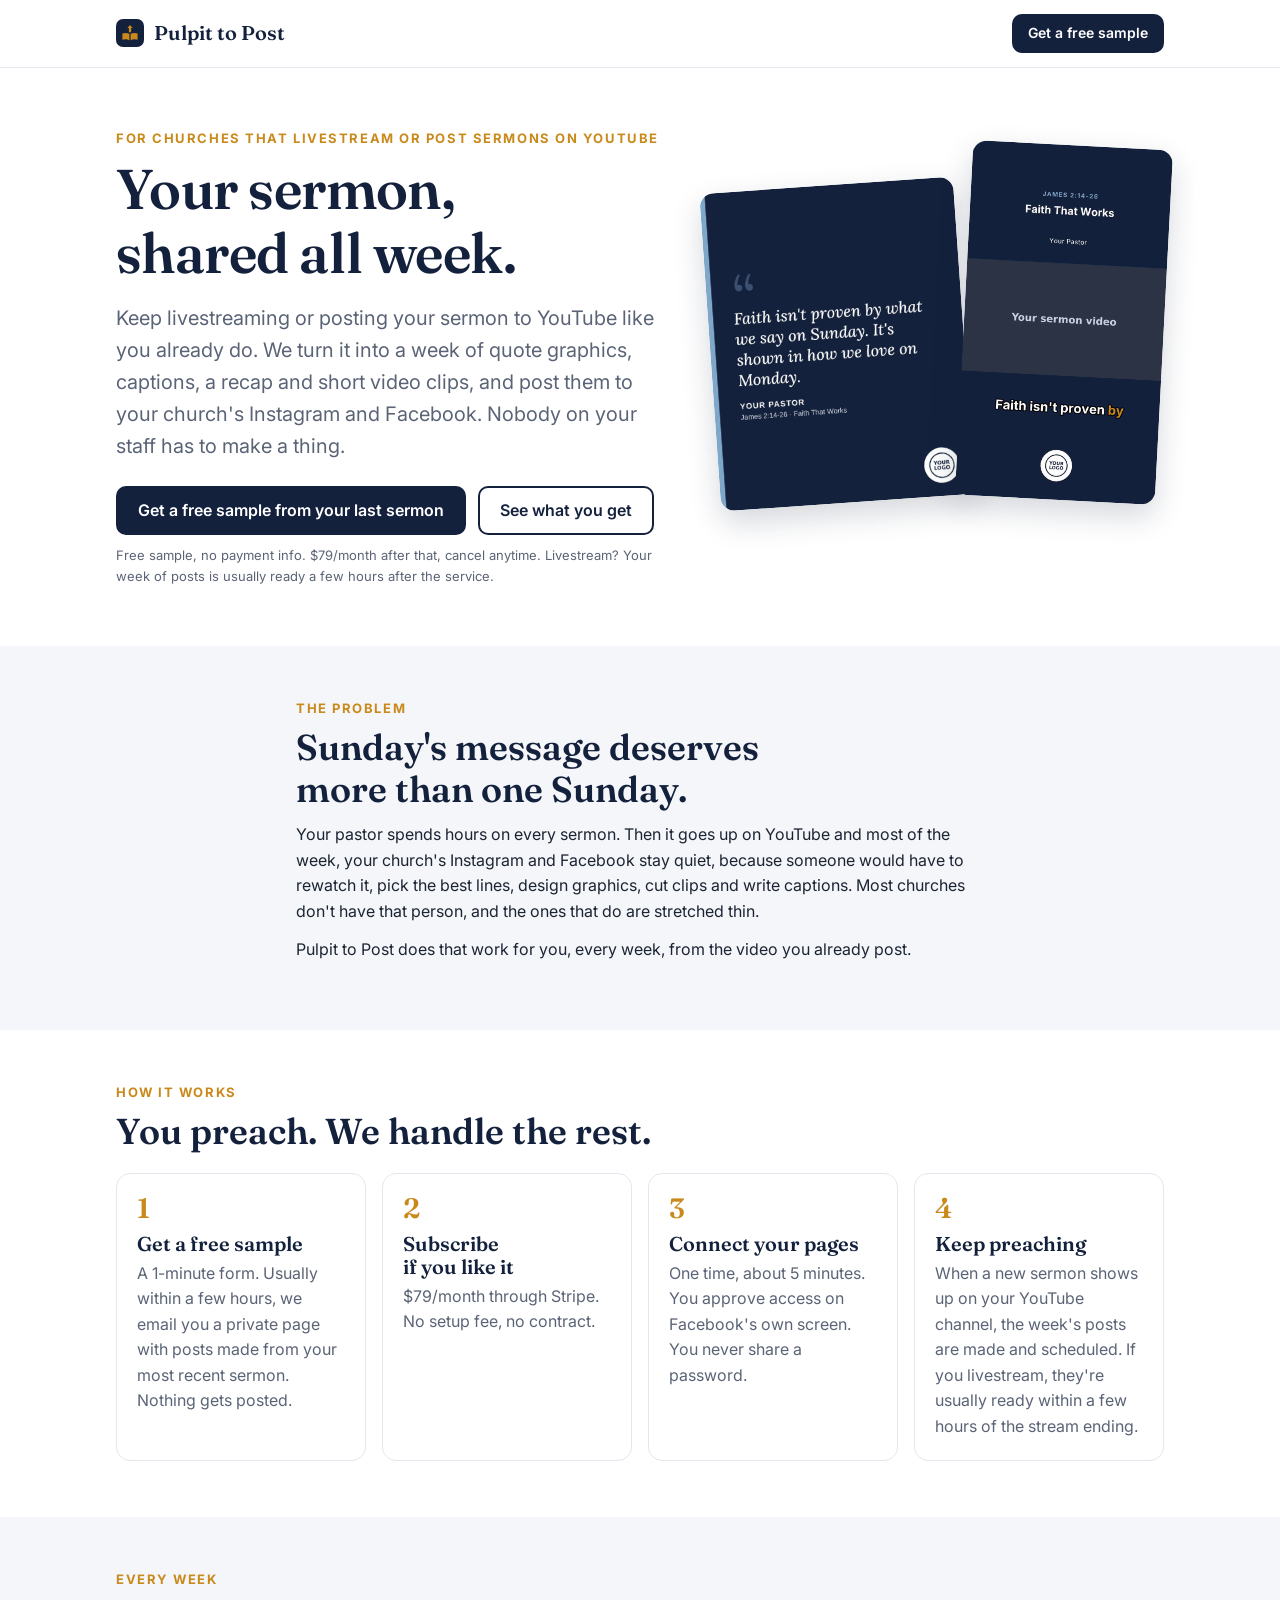
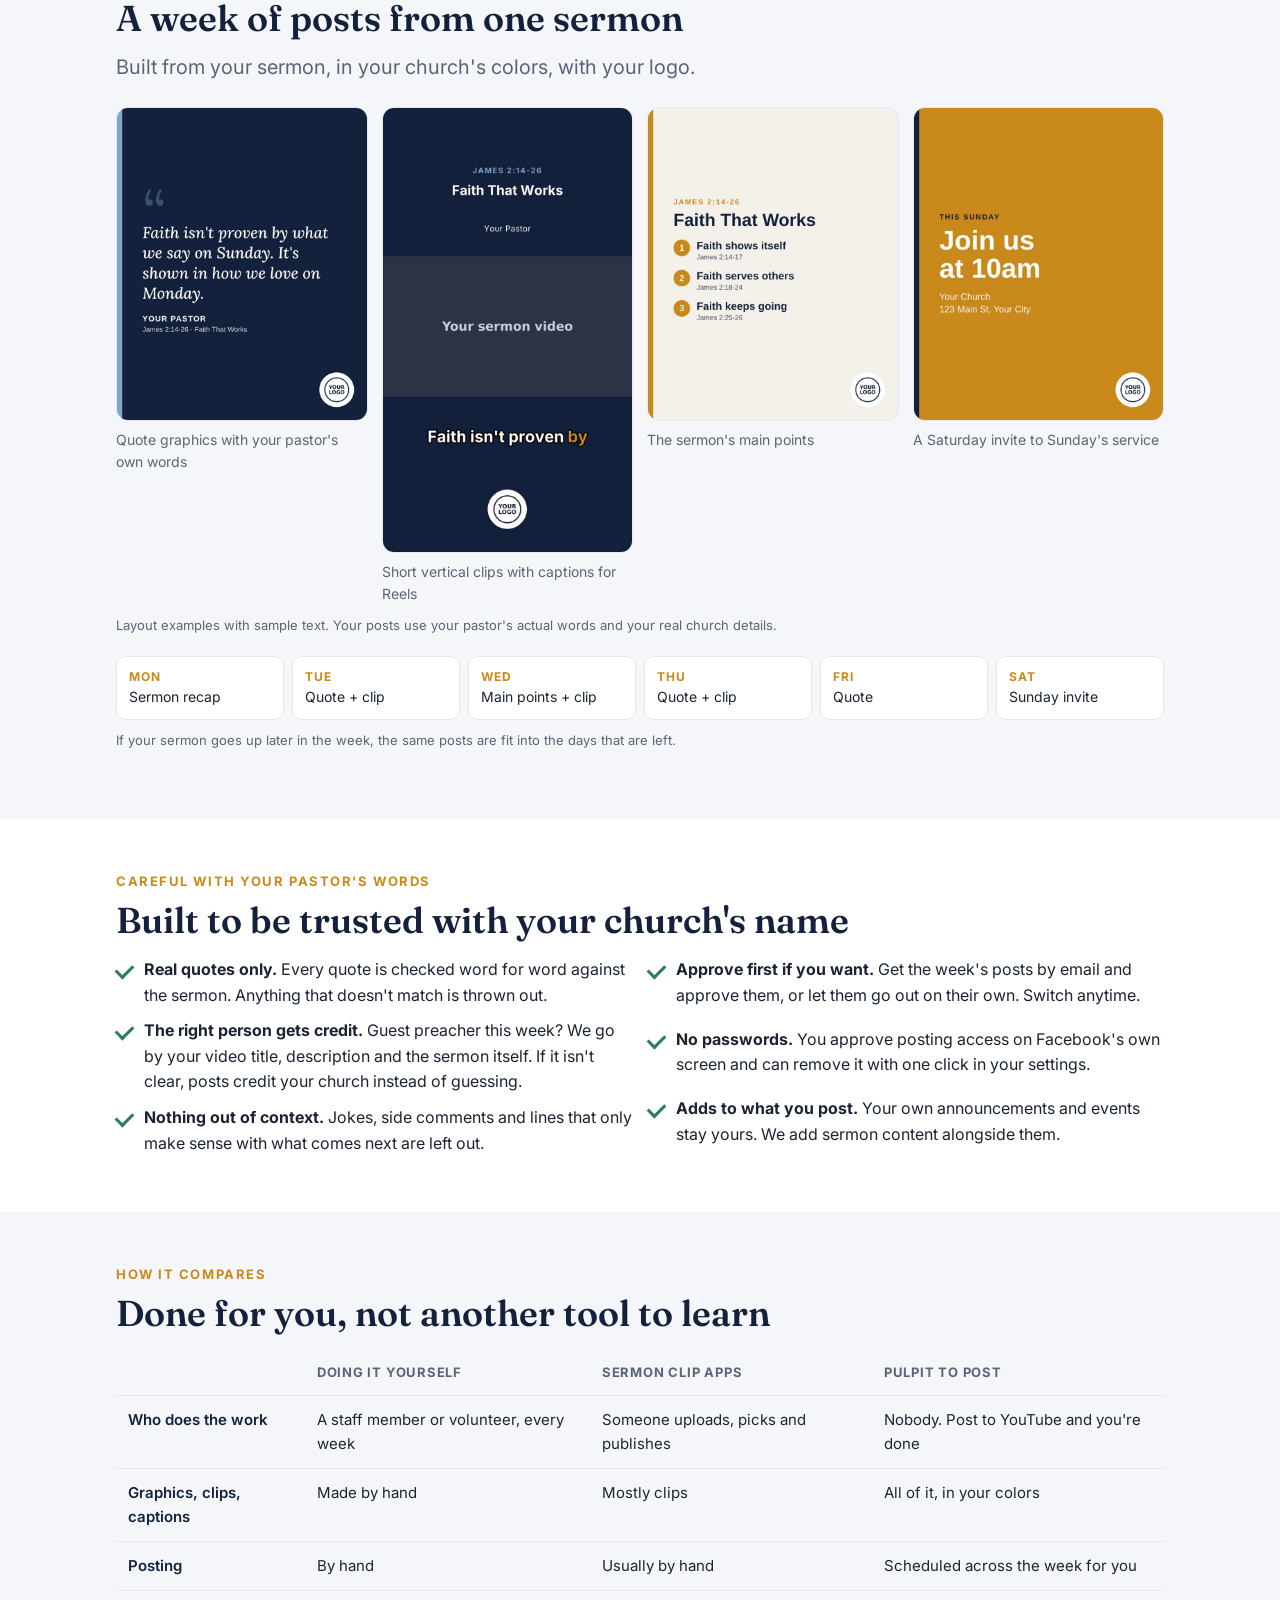
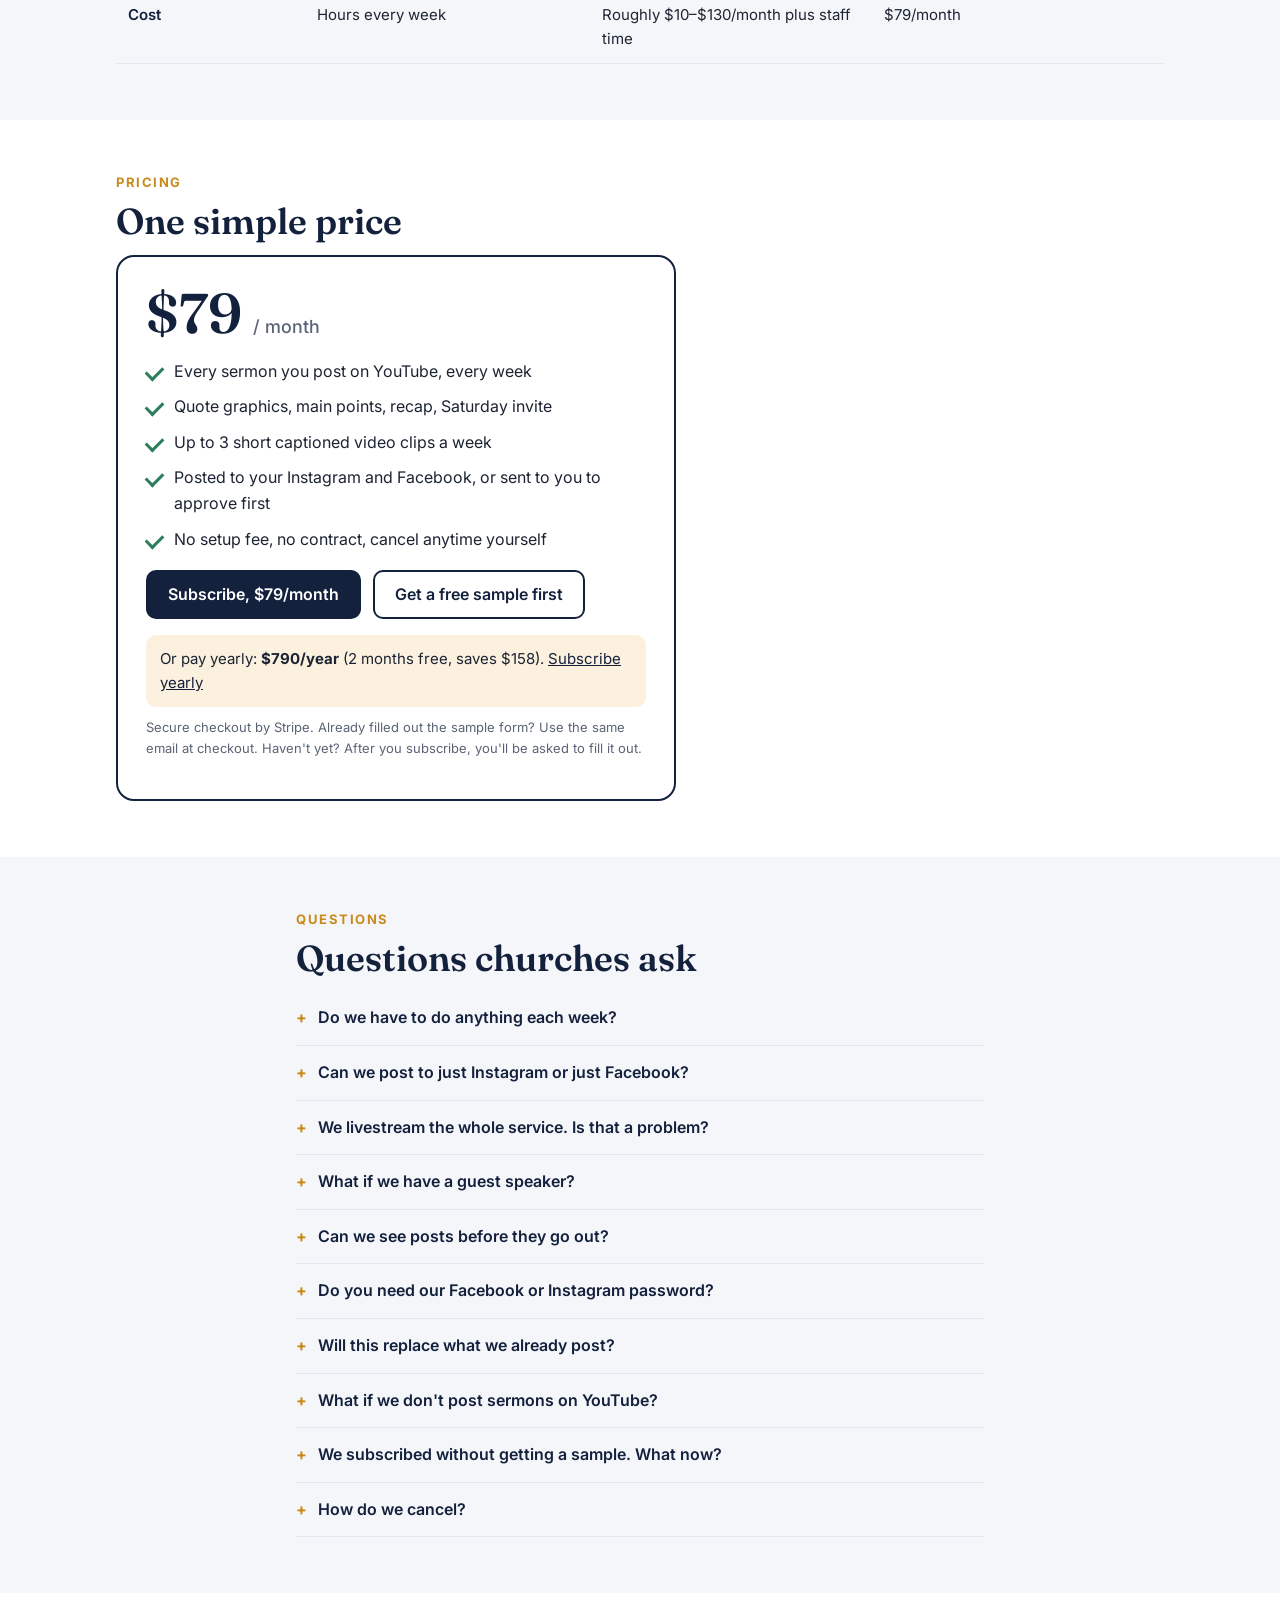
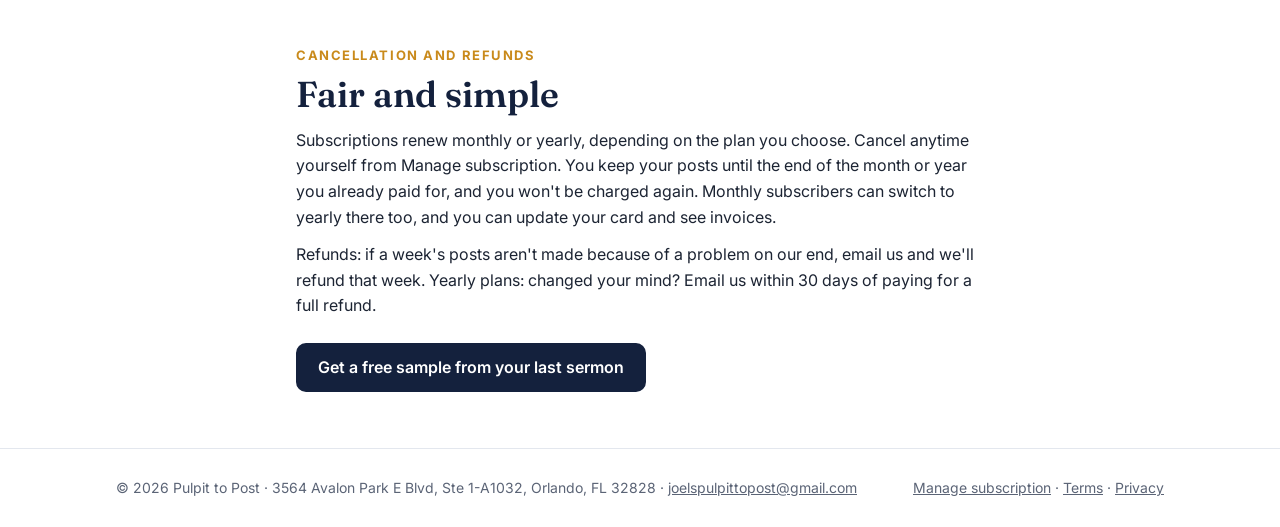
<file: index.html>
<!doctype html>
<html lang="en">
<head>
<meta charset="utf-8">
<meta name="viewport" content="width=device-width, initial-scale=1, viewport-fit=cover">
<title>Pulpit to Post</title>
<meta name="description" content="Post your sermon to YouTube like you already do. Pulpit to Post turns it into a week of quote graphics, captions, a recap and short video clips for your church's Instagram and Facebook.">
<link rel="preconnect" href="https://fonts.googleapis.com">
<link href="https://fonts.googleapis.com/css2?family=Fraunces:opsz,wght@9..144,600&family=Inter:wght@400;600;700&display=swap" rel="stylesheet">
<link rel="icon" href="assets/favicon.svg" type="image/svg+xml">
<link rel="stylesheet" href="assets/site.css">
<script src="assets/config.js"></script>
</head>
<body>

<header class="top"><div class="wrap">
  <a class="brand" href="./"><i><svg viewBox="0 0 100 100" width="20" height="20" aria-hidden="true"><path fill="#C98A1B" d="M50 10L63 25H55.5V46H44.5V25H37Z"/><path fill="#C98A1B" d="M12 52Q30 46 47 54V86Q30 78 12 84Z"/><path fill="#C98A1B" d="M88 52Q70 46 53 54V86Q70 78 88 84Z"/></svg></i>Pulpit to Post</a>
  <a class="btn primary small" href="setup.html">Get a free sample</a>
</div></header>

<main>
<section class="hero"><div class="wrap hero-grid">
  <div>
    <div class="eyebrow">For churches that livestream or post sermons on YouTube</div>
    <h1>Your sermon, shared all week.</h1>
    <p class="lede" style="margin-top:16px">Keep livestreaming or posting your sermon to YouTube like you already do. We turn it into a week of quote graphics, captions, a recap and short video clips, and post them to your church's Instagram and Facebook. Nobody on your staff has to make a thing.</p>
    <div class="ctas">
      <a class="btn primary" href="setup.html">Get a free sample from your last sermon</a>
      <a class="btn ghost" href="#week">See what you get</a>
    </div>
    <p class="note">Free sample, no payment info. $79/month after that, cancel anytime. Livestream? Your week of posts is usually ready a few hours after the service.</p>
  </div>
  <div class="stack" aria-hidden="true">
    <img src="assets/ex-quote.jpg" alt="">
    <img src="assets/ex-clip.jpg" alt="">
  </div>
</div></section>

<section class="wash"><div class="wrap narrow">
  <div class="eyebrow">The problem</div>
  <h2>Sunday's message deserves more than one Sunday.</h2>
  <p>Your pastor spends hours on every sermon. Then it goes up on YouTube and most of the week, your church's Instagram and Facebook stay quiet, because someone would have to rewatch it, pick the best lines, design graphics, cut clips and write captions. Most churches don't have that person, and the ones that do are stretched thin.</p>
  <p>Pulpit to Post does that work for you, every week, from the video you already post.</p>
</div></section>

<section><div class="wrap">
  <div class="eyebrow">How it works</div>
  <h2>You preach. We handle the rest.</h2>
  <div class="grid g4" style="margin-top:20px">
    <div class="card step"><div class="n">1</div><h3>Get a free sample</h3><p>A 1-minute form. Usually within a few hours, we email you a private page with posts made from your most recent sermon. Nothing gets posted.</p></div>
    <div class="card step"><div class="n">2</div><h3>Subscribe if you like it</h3><p>$79/month through Stripe. No setup fee, no contract.</p></div>
    <div class="card step"><div class="n">3</div><h3>Connect your pages</h3><p>One time, about 5 minutes. You approve access on Facebook's own screen. You never share a password.</p></div>
    <div class="card step"><div class="n">4</div><h3>Keep preaching</h3><p>When a new sermon shows up on your YouTube channel, the week's posts are made and scheduled. If you livestream, they're usually ready within a few hours of the stream ending.</p></div>
  </div>
</div></section>

<section class="wash" id="week"><div class="wrap">
  <div class="eyebrow">Every week</div>
  <h2>A week of posts from one sermon</h2>
  <p class="lede">Built from your sermon, in your church's colors, with your logo.</p>
  <div class="examples">
    <figure><img src="assets/ex-quote.jpg" alt="Quote graphic with the sermon passage, speaker name and church logo"><figcaption>Quote graphics with your pastor's own words</figcaption></figure>
    <figure><img src="assets/ex-clip.jpg" alt="Vertical video clip layout with title, sermon video, word-by-word captions and logo"><figcaption>Short vertical clips with captions for Reels</figcaption></figure>
    <figure><img src="assets/ex-outline.jpg" alt="Sermon outline graphic listing three main points"><figcaption>The sermon's main points</figcaption></figure>
    <figure><img src="assets/ex-invite.jpg" alt="Saturday invite graphic with service time and address"><figcaption>A Saturday invite to Sunday's service</figcaption></figure>
  </div>
  <p class="note">Layout examples with sample text. Your posts use your pastor's actual words and your real church details.</p>
  <div class="week" aria-label="A typical week">
    <div class="day"><b>Mon</b>Sermon recap</div>
    <div class="day"><b>Tue</b>Quote + clip</div>
    <div class="day"><b>Wed</b>Main points + clip</div>
    <div class="day"><b>Thu</b>Quote + clip</div>
    <div class="day"><b>Fri</b>Quote</div>
    <div class="day"><b>Sat</b>Sunday invite</div>
  </div>
  <p class="note">If your sermon goes up later in the week, the same posts are fit into the days that are left.</p>
</div></section>

<section><div class="wrap">
  <div class="eyebrow">Careful with your pastor's words</div>
  <h2>Built to be trusted with your church's name</h2>
  <div class="grid g2" style="margin-top:16px">
    <ul class="checks">
      <li><b>Real quotes only.</b> Every quote is checked word for word against the sermon. Anything that doesn't match is thrown out.</li>
      <li><b>The right person gets credit.</b> Guest preacher this week? We go by your video title, description and the sermon itself. If it isn't clear, posts credit your church instead of guessing.</li>
      <li><b>Nothing out of context.</b> Jokes, side comments and lines that only make sense with what comes next are left out.</li>
    </ul>
    <ul class="checks">
      <li><b>Approve first if you want.</b> Get the week's posts by email and approve them, or let them go out on their own. Switch anytime.</li>
      <li><b>No passwords.</b> You approve posting access on Facebook's own screen and can remove it with one click in your settings.</li>
      <li><b>Adds to what you post.</b> Your own announcements and events stay yours. We add sermon content alongside them.</li>
    </ul>
  </div>
</div></section>

<section class="wash"><div class="wrap">
  <div class="eyebrow">How it compares</div>
  <h2>Done for you, not another tool to learn</h2>
  <div class="tablewrap"><table>
    <thead><tr><th></th><th>Doing it yourself</th><th>Sermon clip apps</th><th>Pulpit to Post</th></tr></thead>
    <tbody>
      <tr><td>Who does the work</td><td>A staff member or volunteer, every week</td><td>Someone uploads, picks and publishes</td><td>Nobody. Post to YouTube and you're done</td></tr>
      <tr><td>Graphics, clips, captions</td><td>Made by hand</td><td>Mostly clips</td><td>All of it, in your colors</td></tr>
      <tr><td>Posting</td><td>By hand</td><td>Usually by hand</td><td>Scheduled across the week for you</td></tr>
      <tr><td>Cost</td><td>Hours every week</td><td>Roughly $10–$130/month plus staff time</td><td>$79/month</td></tr>
    </tbody>
  </table></div>
</div></section>

<section id="pricing"><div class="wrap">
  <div class="eyebrow">Pricing</div>
  <h2>One simple price</h2>
  <div class="price">
    <div class="amount">$79 <small>/ month</small></div>
    <ul class="checks">
      <li>Every sermon you post on YouTube, every week</li>
      <li>Quote graphics, main points, recap, Saturday invite</li>
      <li>Up to 3 short captioned video clips a week</li>
      <li>Posted to your Instagram and Facebook, or sent to you to approve first</li>
      <li>No setup fee, no contract, cancel anytime yourself</li>
    </ul>
    <div class="ctas" style="margin-top:0">
      <a class="btn primary" data-stripe="monthly" href="setup.html">Subscribe, $79/month</a>
      <a class="btn ghost" href="setup.html">Get a free sample first</a>
    </div>
    <div class="yearly">Or pay yearly: <b>$790/year</b> (2 months free, saves $158). <a data-stripe="yearly" href="setup.html">Subscribe yearly</a></div>
    <p class="note">Secure checkout by Stripe. Already filled out the sample form? Use the same email at checkout. Haven't yet? After you subscribe, you'll be asked to fill it out.</p>
  </div>
</div></section>

<section class="wash"><div class="wrap narrow">
  <div class="eyebrow">Questions</div>
  <h2>Questions churches ask</h2>
  <details><summary>Do we have to do anything each week?</summary><p>No. Keep livestreaming or uploading your sermon to YouTube. We check your channel through the day, especially Sunday afternoon and evening, and make the week's posts as soon as a new sermon appears. For livestreams that's usually within a few hours of the stream ending.</p></details>
  <details><summary>Can we post to just Instagram or just Facebook?</summary><p>Yes. Choose Instagram, Facebook, or both when you connect your accounts, and change it anytime.</p></details>
  <details><summary>We livestream the whole service. Is that a problem?</summary><p>No. We find where the sermon starts and ends and skip the music, announcements and offering.</p></details>
  <details><summary>What if we have a guest speaker?</summary><p>We credit whoever actually preached, based on your video title, description and the sermon itself. If it isn't clear, posts credit your church rather than guessing a name.</p></details>
  <details><summary>Can we see posts before they go out?</summary><p>Yes. Choose "approve first" and you'll get each week's posts by email to approve. You can switch to automatic posting anytime.</p></details>
  <details><summary>Do you need our Facebook or Instagram password?</summary><p>Never. You approve posting access on Facebook's own screen, the same way you'd sign in to any app with Facebook. You can remove that access anytime in your Facebook settings.</p></details>
  <details><summary>Will this replace what we already post?</summary><p>No. Your events, announcements and photos stay yours. We add sermon posts alongside them.</p></details>
  <details><summary>What if we don't post sermons on YouTube?</summary><p>Right now we work from YouTube. If your sermons are somewhere else, tell us on the form and we'll let you know.</p></details>
  <details><summary>We subscribed without getting a sample. What now?</summary><p>Fill out the <a href="setup.html">setup form</a> using the same email you subscribed with. That's how we match your subscription to your church, and it's where you tell us about your sermons and preacher.</p></details>
  <details><summary>How do we cancel?</summary><p>Cancel yourself anytime from Manage subscription. Enter the email you subscribed with and Stripe sends you a sign-in code. Posts continue until the end of the period you already paid for.</p></details>
</div></section>

<section><div class="wrap narrow">
  <div class="eyebrow">Cancellation and refunds</div>
  <h2>Fair and simple</h2>
  <p>Subscriptions renew monthly or yearly, depending on the plan you choose. Cancel anytime yourself from Manage subscription. You keep your posts until the end of the month or year you already paid for, and you won't be charged again. Monthly subscribers can switch to yearly there too, and you can update your card and see invoices.</p>
  <p>Refunds: if a week's posts aren't made because of a problem on our end, email us and we'll refund that week. Yearly plans: changed your mind? Email us within 30 days of paying for a full refund.</p>
  <div class="ctas"><a class="btn primary" href="setup.html">Get a free sample from your last sermon</a></div>
</div></section>
</main>

<footer><div class="wrap">
  <span>© 2026 Pulpit to Post · 3564 Avalon Park E Blvd, Ste 1-A1032, Orlando, FL 32828 · <a href="mailto:joelspulpittopost@gmail.com">joelspulpittopost@gmail.com</a></span>
  <span><a data-stripe="portal" href="#">Manage subscription</a> · <a href="terms.html">Terms</a> · <a href="privacy.html">Privacy</a></span>
</div></footer>
</body>
</html>
</file>
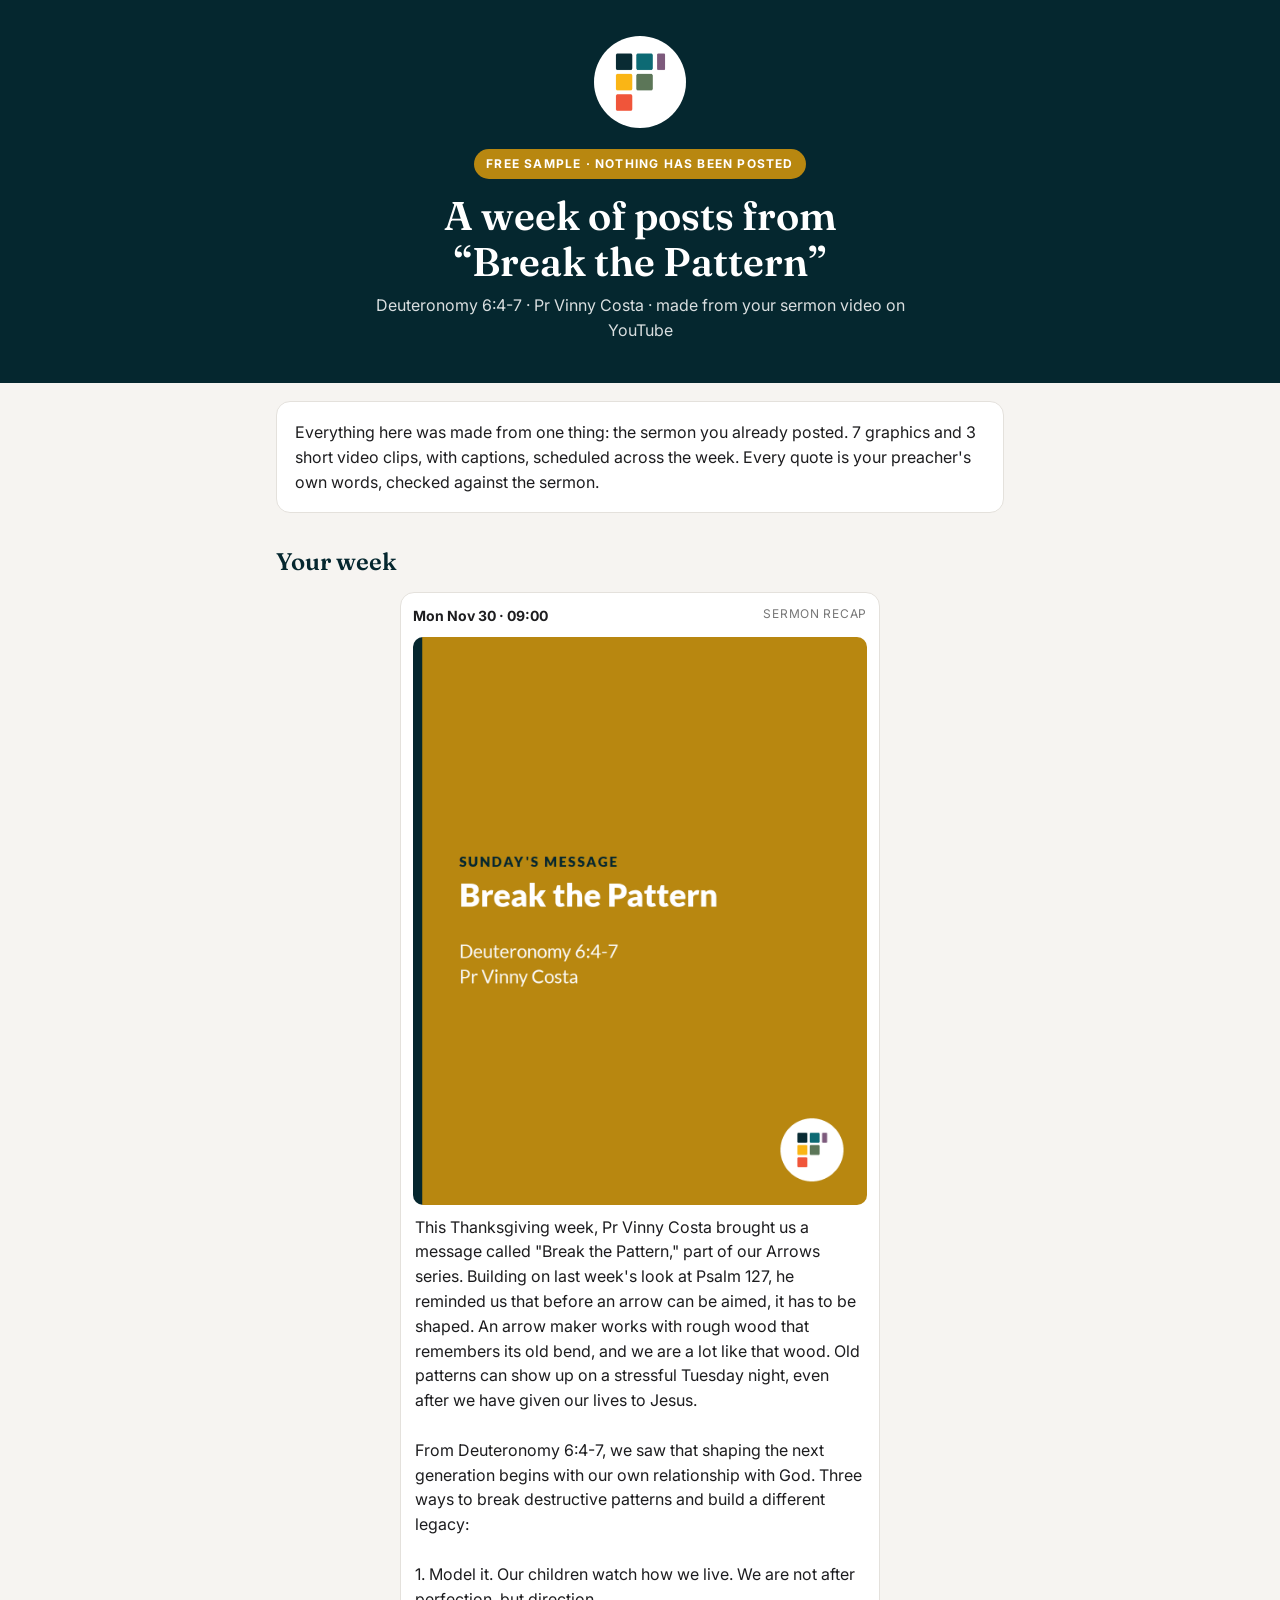
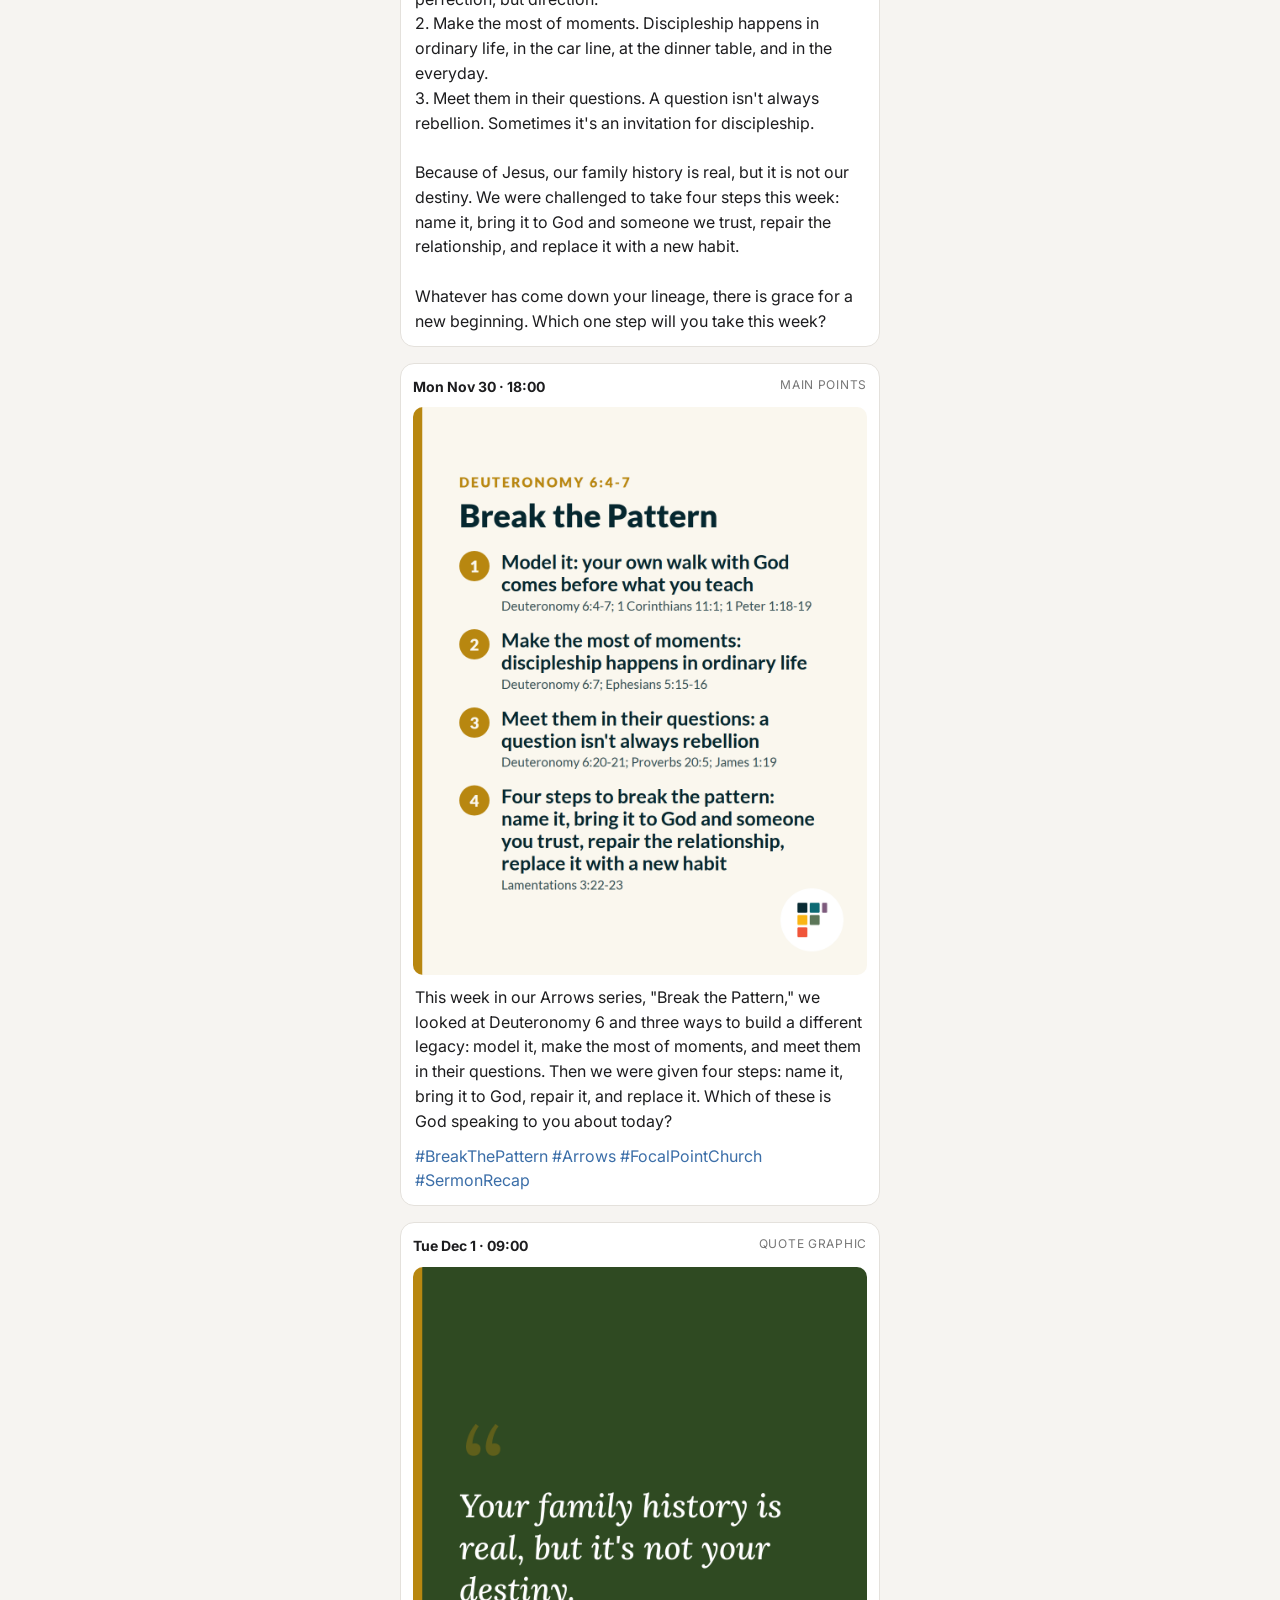
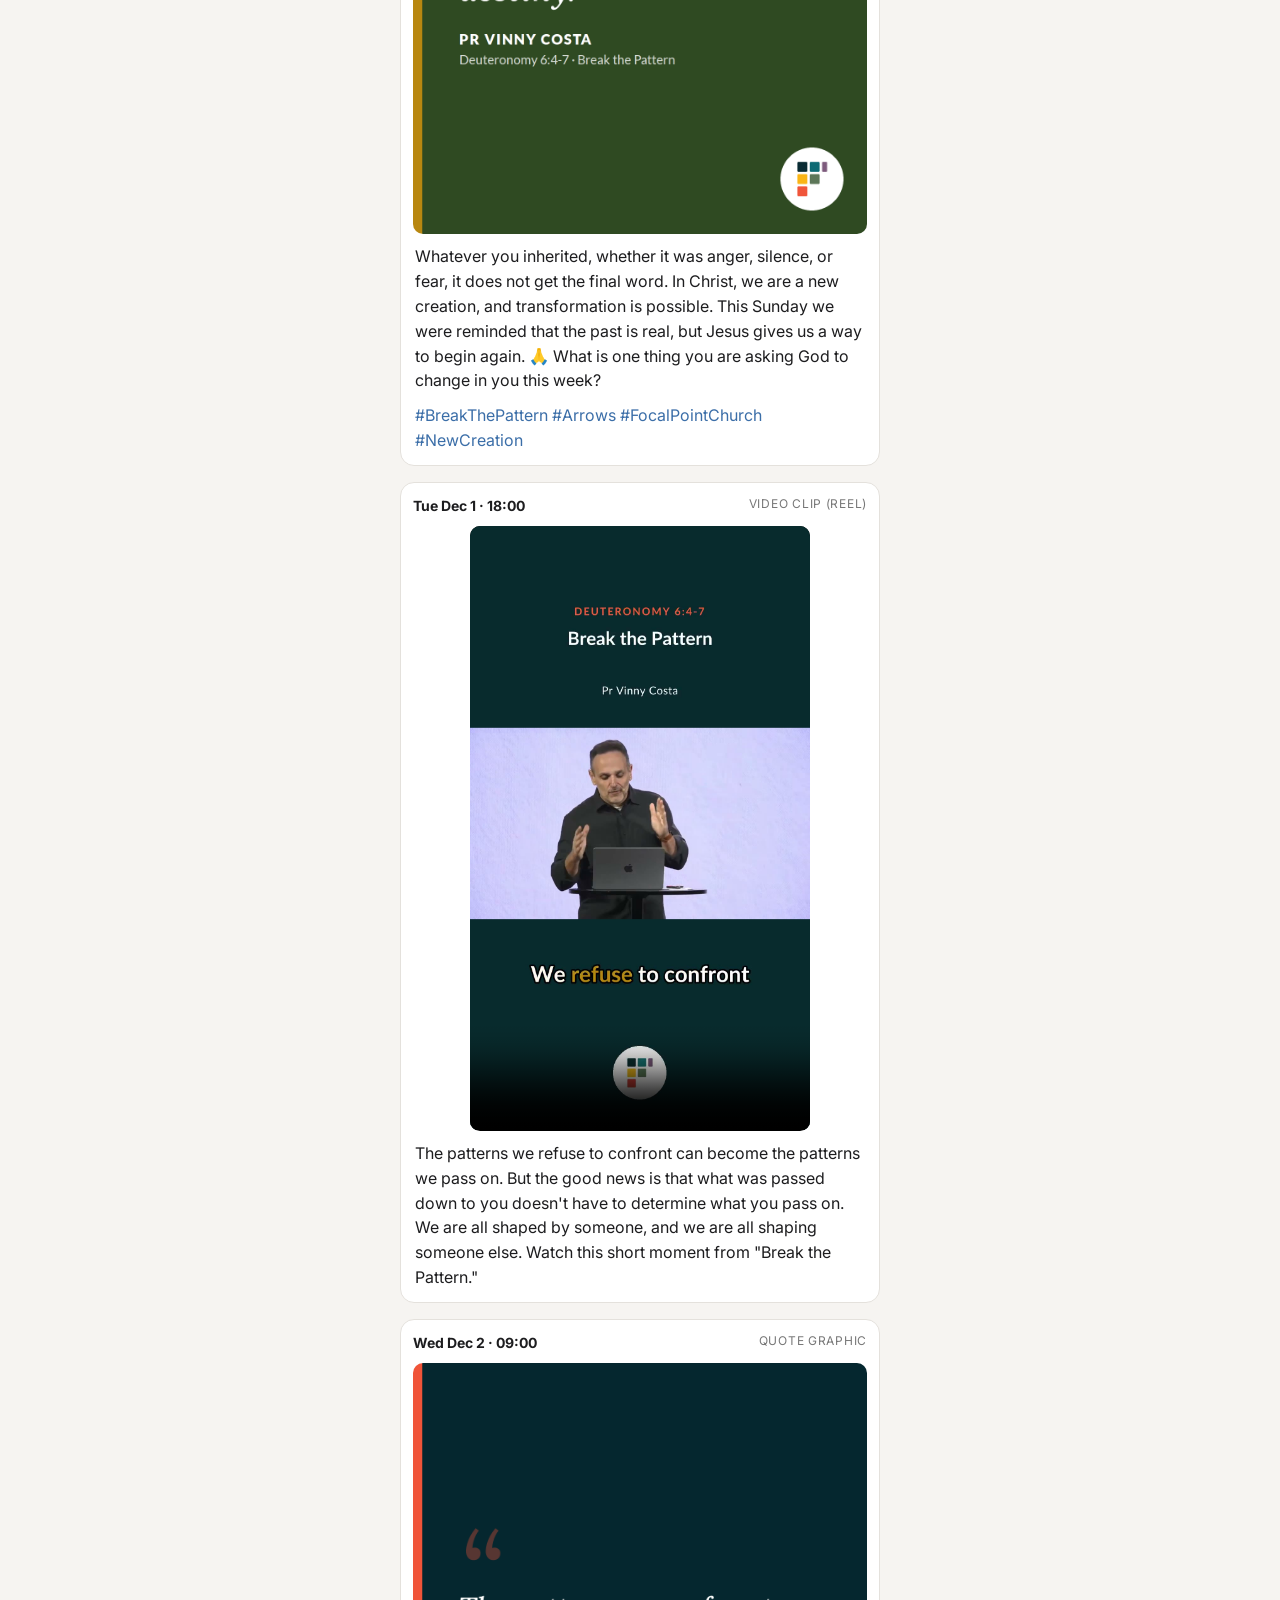
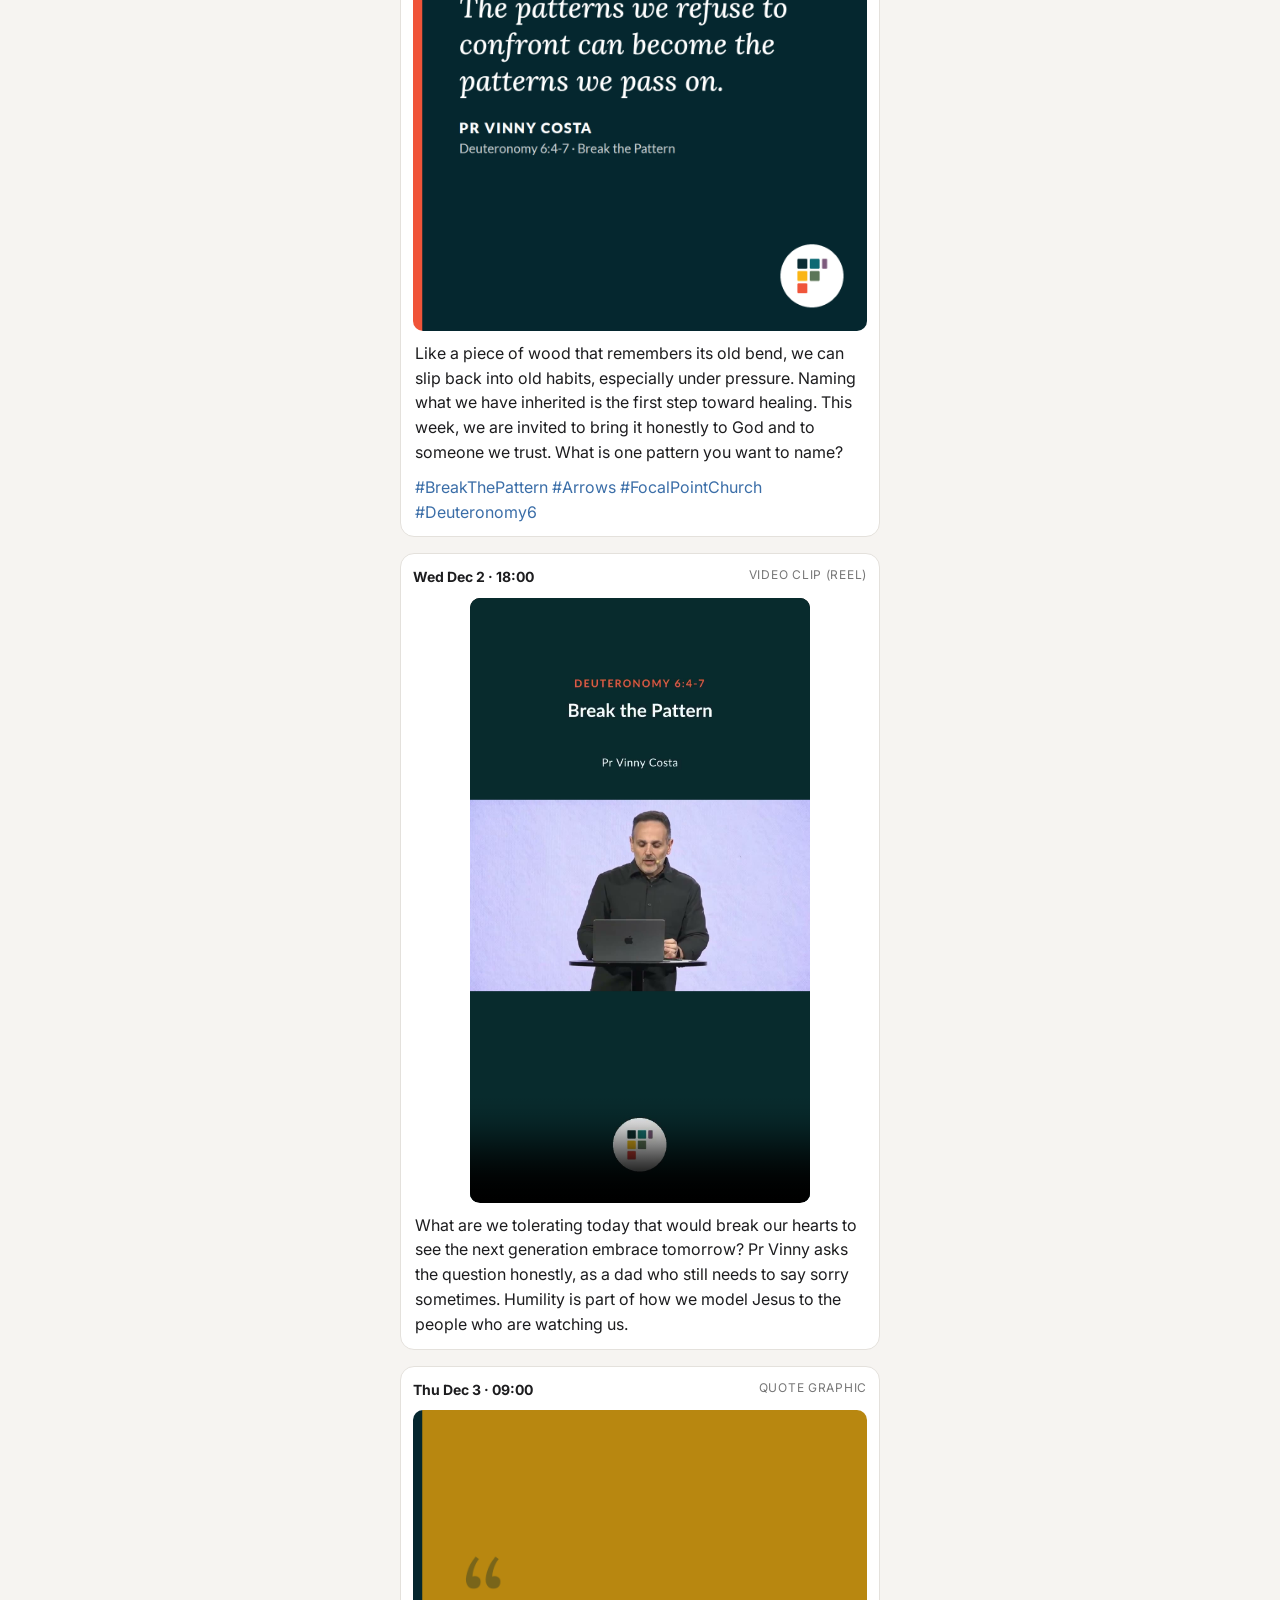
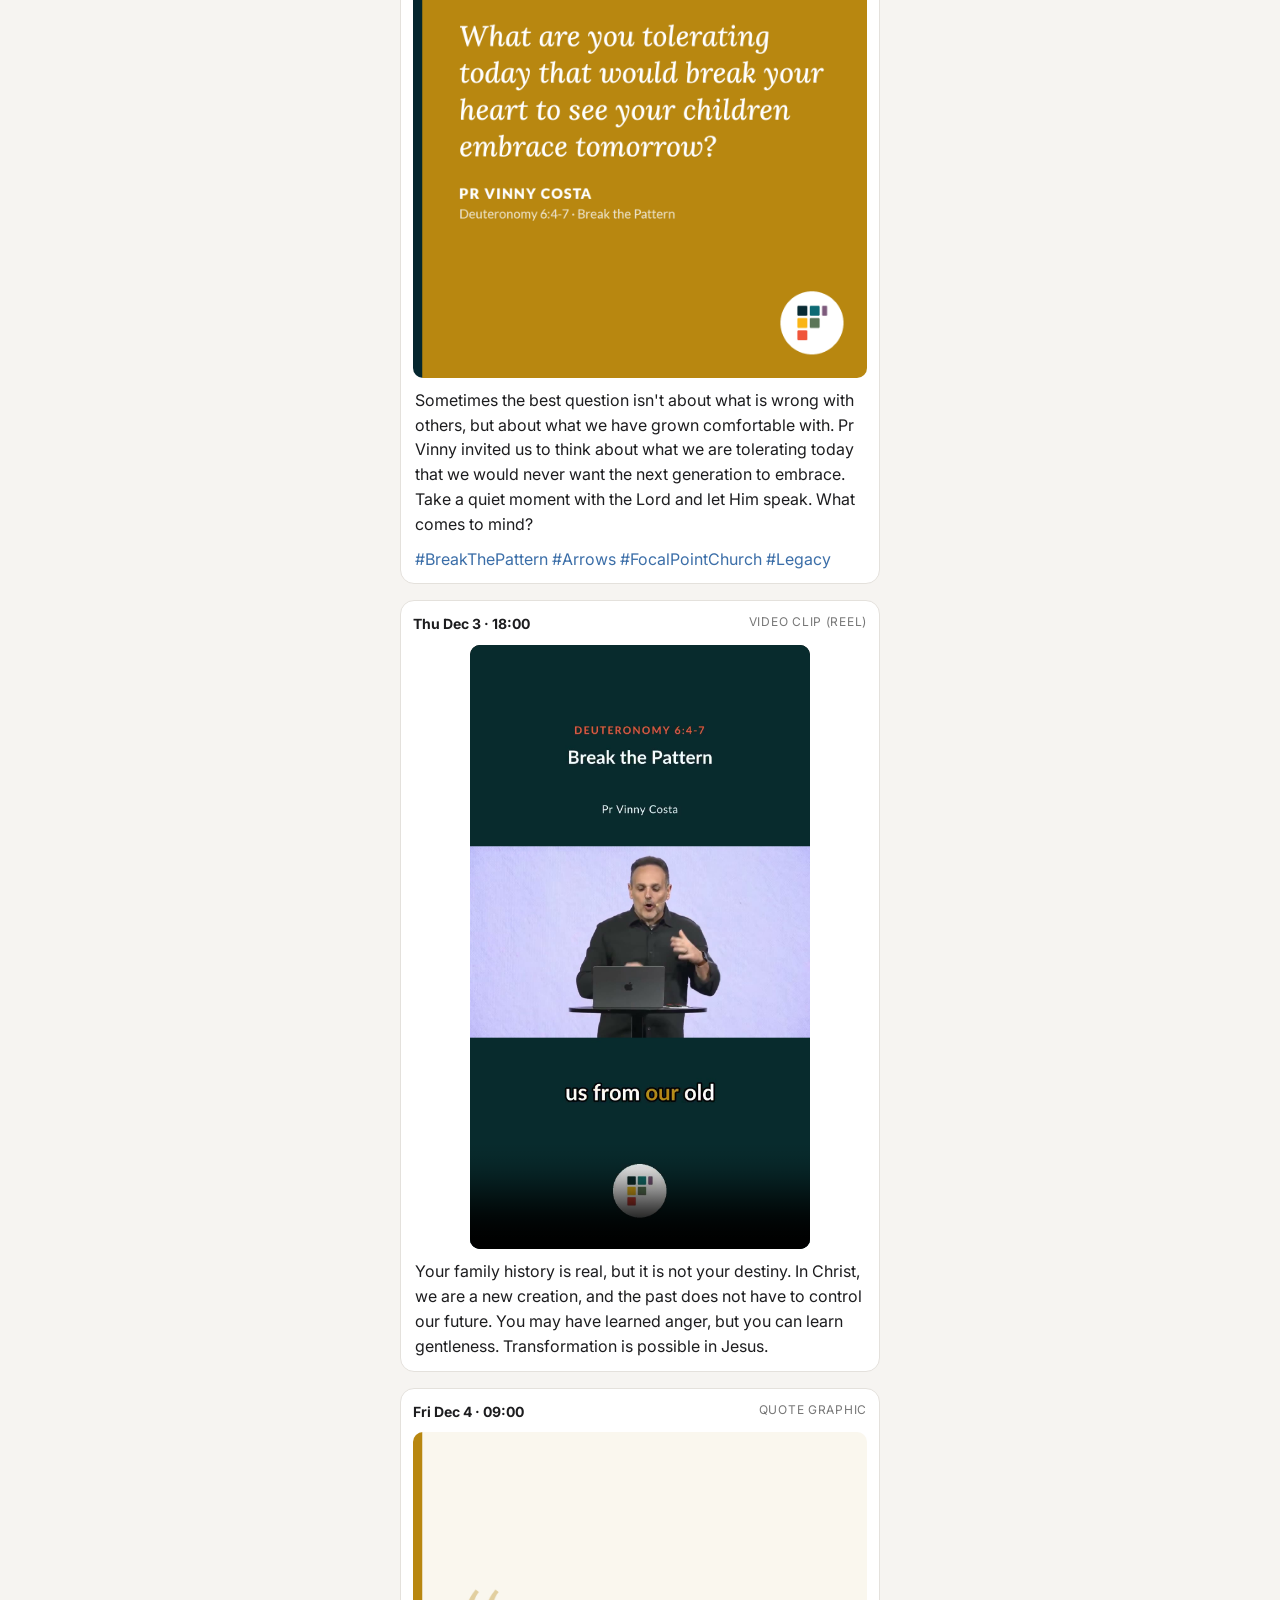
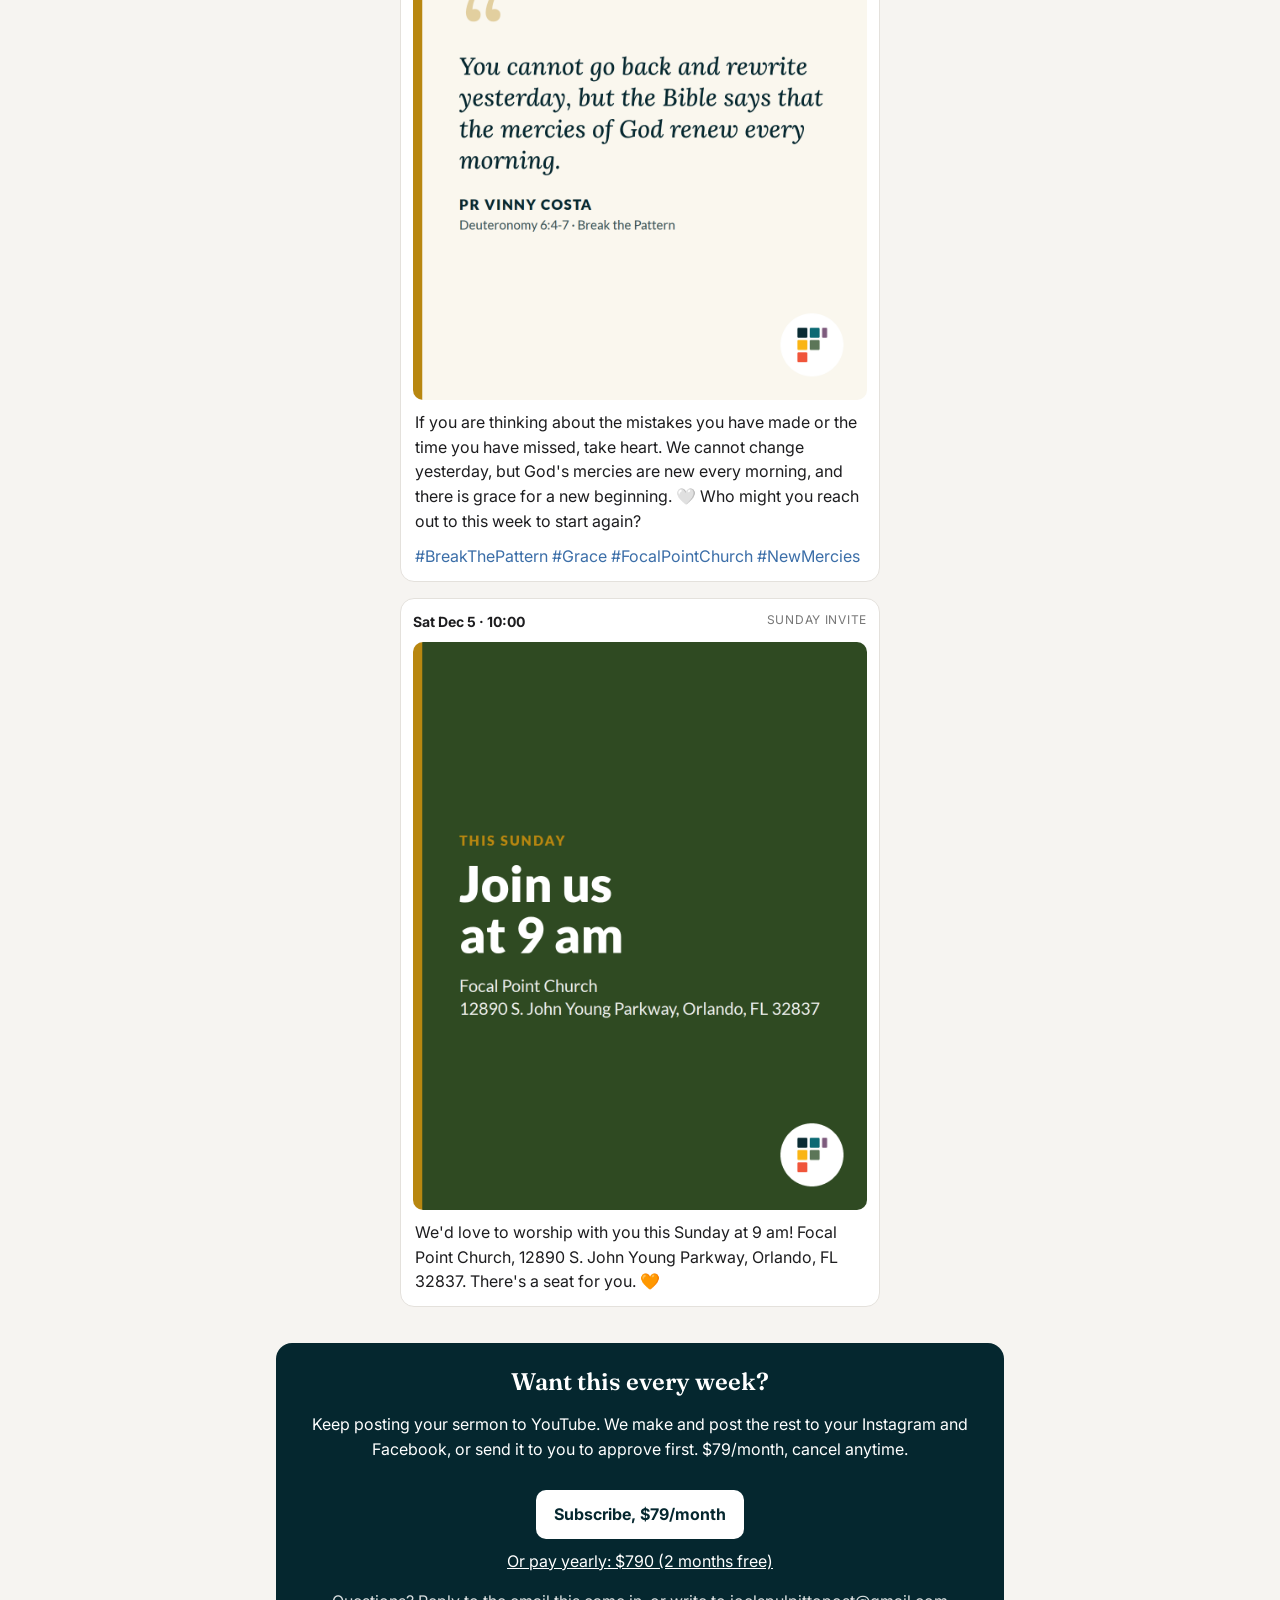
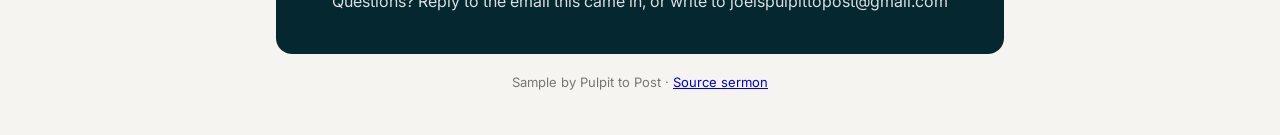
<file: s/focal-point-church-624df9c8/index.html>
<!doctype html><html lang="en"><head><meta charset="utf-8">
<meta name="viewport" content="width=device-width, initial-scale=1, viewport-fit=cover">
<meta name="robots" content="noindex, nofollow">
<title>Free Sample · Focal Point Church</title>
<link href="https://fonts.googleapis.com/css2?family=Fraunces:opsz,wght@9..144,600&family=Inter:wght@400;600;700&display=swap" rel="stylesheet">
<style>
:root{--ink:#05272F;--accent:#B88710;--soft:#FAF7EE;--line:#E4E1DC;color-scheme:light}
*{box-sizing:border-box} body{margin:0;background:#F6F4F1;color:#1d1d1f;font:16px/1.55 Inter,system-ui,sans-serif}
.wrap{max-width:760px;margin:0 auto;padding-left:max(16px,env(safe-area-inset-left,0px));padding-right:max(16px,env(safe-area-inset-right,0px))}
header{background:var(--ink);color:#fff;padding-block:36px 40px;text-align:center}
header img{width:92px;height:92px;border-radius:50%;background:#fff;object-fit:contain;padding:4px}
.tag{display:inline-block;background:var(--accent);color:#fff;font-weight:700;font-size:12px;letter-spacing:.1em;text-transform:uppercase;padding:6px 12px;border-radius:999px;margin-top:14px}
h1{font:600 clamp(28px,6vw,40px)/1.15 Fraunces,Georgia,serif;margin:14px 0 8px;text-wrap:balance}
header p{opacity:.85;margin:0 auto;max-width:560px}
.box{background:#fff;border:1px solid var(--line);border-radius:14px;padding:18px;margin:18px 0}
h2{font:600 24px Fraunces,Georgia,serif;color:var(--ink);margin:34px 0 6px}
.post{background:#fff;border:1px solid var(--line);border-radius:14px;padding:12px;margin:16px auto;max-width:480px}
.post img,.post video{width:100%;border-radius:10px;display:block;background:#000}
.post video{max-width:340px;margin:0 auto}
.ph{display:flex;justify-content:space-between;gap:8px;margin-bottom:10px;font-size:14px}
.when{font-weight:700} .kind{color:#777;text-transform:uppercase;font-size:12px;letter-spacing:.06em}
.post p{margin:10px 2px 0} .tags{color:#3B6EA8}
.cta{background:var(--ink);color:#fff;border-radius:16px;padding:24px 20px;margin:36px 0 18px;text-align:center}
.cta h2{color:#fff;margin:0 0 8px} .cta a.btn{display:inline-block;background:#fff;color:var(--ink);font-weight:700;padding:12px 18px;border-radius:10px;text-decoration:none;margin-top:12px}
.foot{text-align:center;color:#777;font-size:13px;padding-bottom:30px}
</style></head><body>
<header><div class="wrap">
<img src="logo.png" alt="Focal Point Church logo">
<div><span class="tag">Free sample · Nothing has been posted</span></div>
<h1>A week of posts from “Break the Pattern”</h1>
<p>Deuteronomy 6:4-7 · Pr Vinny Costa · made from your sermon video on YouTube</p>
</div></header>
<main class="wrap">
<div class="box">Everything here was made from one thing: the sermon you already posted. 7 graphics and 3 short video clips, with captions, scheduled across the week. Every quote is your preacher's own words, checked against the sermon.</div>
<h2>Your week</h2>
<article class="post"><div class="ph"><span class="when">Mon Nov 30
 · 09:00</span><span class="kind">Sermon recap</span></div>
<img src="images/01-recap.png" alt="" loading="lazy"><p>This Thanksgiving week, Pr Vinny Costa brought us a message called &quot;Break the Pattern,&quot; part of our Arrows series. Building on last week&#x27;s look at Psalm 127, he reminded us that before an arrow can be aimed, it has to be shaped. An arrow maker works with rough wood that remembers its old bend, and we are a lot like that wood. Old patterns can show up on a stressful Tuesday night, even after we have given our lives to Jesus.<br><br>From Deuteronomy 6:4-7, we saw that shaping the next generation begins with our own relationship with God. Three ways to break destructive patterns and build a different legacy:<br><br>1. Model it. Our children watch how we live. We are not after perfection, but direction.<br>2. Make the most of moments. Discipleship happens in ordinary life, in the car line, at the dinner table, and in the everyday.<br>3. Meet them in their questions. A question isn&#x27;t always rebellion. Sometimes it&#x27;s an invitation for discipleship.<br><br>Because of Jesus, our family history is real, but it is not our destiny. We were challenged to take four steps this week: name it, bring it to God and someone we trust, repair the relationship, and replace it with a new habit.<br><br>Whatever has come down your lineage, there is grace for a new beginning. Which one step will you take this week?</p></article><article class="post"><div class="ph"><span class="when">Mon Nov 30
 · 18:00</span><span class="kind">Main points</span></div>
<img src="images/02-outline.png" alt="" loading="lazy"><p>This week in our Arrows series, &quot;Break the Pattern,&quot; we looked at Deuteronomy 6 and three ways to build a different legacy: model it, make the most of moments, and meet them in their questions. Then we were given four steps: name it, bring it to God, repair it, and replace it. Which of these is God speaking to you about today?</p><p class="tags">#BreakThePattern #Arrows #FocalPointChurch #SermonRecap</p></article><article class="post"><div class="ph"><span class="when">Tue Dec 1
 · 09:00</span><span class="kind">Quote graphic</span></div>
<img src="images/03-quote.png" alt="" loading="lazy"><p>Whatever you inherited, whether it was anger, silence, or fear, it does not get the final word. In Christ, we are a new creation, and transformation is possible. This Sunday we were reminded that the past is real, but Jesus gives us a way to begin again. 🙏 What is one thing you are asking God to change in you this week?</p><p class="tags">#BreakThePattern #Arrows #FocalPointChurch #NewCreation</p></article><article class="post"><div class="ph"><span class="when">Tue Dec 1
 · 18:00</span><span class="kind">Video clip (Reel)</span></div>
<video src="clips/clip-1.mp4" poster="clips/clip-1.jpg" controls playsinline preload="none"></video><p>The patterns we refuse to confront can become the patterns we pass on. But the good news is that what was passed down to you doesn&#x27;t have to determine what you pass on. We are all shaped by someone, and we are all shaping someone else. Watch this short moment from &quot;Break the Pattern.&quot;</p></article><article class="post"><div class="ph"><span class="when">Wed Dec 2
 · 09:00</span><span class="kind">Quote graphic</span></div>
<img src="images/04-quote.png" alt="" loading="lazy"><p>Like a piece of wood that remembers its old bend, we can slip back into old habits, especially under pressure. Naming what we have inherited is the first step toward healing. This week, we are invited to bring it honestly to God and to someone we trust. What is one pattern you want to name?</p><p class="tags">#BreakThePattern #Arrows #FocalPointChurch #Deuteronomy6</p></article><article class="post"><div class="ph"><span class="when">Wed Dec 2
 · 18:00</span><span class="kind">Video clip (Reel)</span></div>
<video src="clips/clip-2.mp4" poster="clips/clip-2.jpg" controls playsinline preload="none"></video><p>What are we tolerating today that would break our hearts to see the next generation embrace tomorrow? Pr Vinny asks the question honestly, as a dad who still needs to say sorry sometimes. Humility is part of how we model Jesus to the people who are watching us.</p></article><article class="post"><div class="ph"><span class="when">Thu Dec 3
 · 09:00</span><span class="kind">Quote graphic</span></div>
<img src="images/05-quote.png" alt="" loading="lazy"><p>Sometimes the best question isn&#x27;t about what is wrong with others, but about what we have grown comfortable with. Pr Vinny invited us to think about what we are tolerating today that we would never want the next generation to embrace. Take a quiet moment with the Lord and let Him speak. What comes to mind?</p><p class="tags">#BreakThePattern #Arrows #FocalPointChurch #Legacy</p></article><article class="post"><div class="ph"><span class="when">Thu Dec 3
 · 18:00</span><span class="kind">Video clip (Reel)</span></div>
<video src="clips/clip-3.mp4" poster="clips/clip-3.jpg" controls playsinline preload="none"></video><p>Your family history is real, but it is not your destiny. In Christ, we are a new creation, and the past does not have to control our future. You may have learned anger, but you can learn gentleness. Transformation is possible in Jesus.</p></article><article class="post"><div class="ph"><span class="when">Fri Dec 4
 · 09:00</span><span class="kind">Quote graphic</span></div>
<img src="images/06-quote.png" alt="" loading="lazy"><p>If you are thinking about the mistakes you have made or the time you have missed, take heart. We cannot change yesterday, but God&#x27;s mercies are new every morning, and there is grace for a new beginning. 🤍 Who might you reach out to this week to start again?</p><p class="tags">#BreakThePattern #Grace #FocalPointChurch #NewMercies</p></article><article class="post"><div class="ph"><span class="when">Sat Dec 5
 · 10:00</span><span class="kind">Sunday invite</span></div>
<img src="images/07-invite.png" alt="" loading="lazy"><p>We&#x27;d love to worship with you this Sunday at 9 am! Focal Point Church, 12890 S. John Young Parkway, Orlando, FL 32837. There&#x27;s a seat for you. 🧡</p></article>
<!--cta--><section class="cta" ><h2>Want this every week?</h2>
<p>Keep posting your sermon to YouTube. We make and post the rest to your Instagram and Facebook, or send it to you to approve first. $79/month, cancel anytime.</p>
<a class="btn" href="https://buy.stripe.com/dRmaEY4ja7M2fSs7b10Ba00?client_reference_id=focal-point-church&amp;prefilled_email=joelspulpittopost%40gmail.com">Subscribe, $79/month</a>
<p style="margin-top:10px"><a href="https://buy.stripe.com/28EcN64jac2icGgfHx0Ba01?client_reference_id=focal-point-church&amp;prefilled_email=joelspulpittopost%40gmail.com" style="color:#fff">Or pay yearly: $790 (2 months free)</a></p>
<p style="margin-top:14px;opacity:.85">Questions? Reply to the email this came in, or write to joelspulpittopost@gmail.com</p></section>
<p class="foot">Sample by Pulpit to Post · <a href="https://www.youtube.com/watch?v=BhbP9uNQ4kg">Source sermon</a></p>
</main></body></html>
</file>
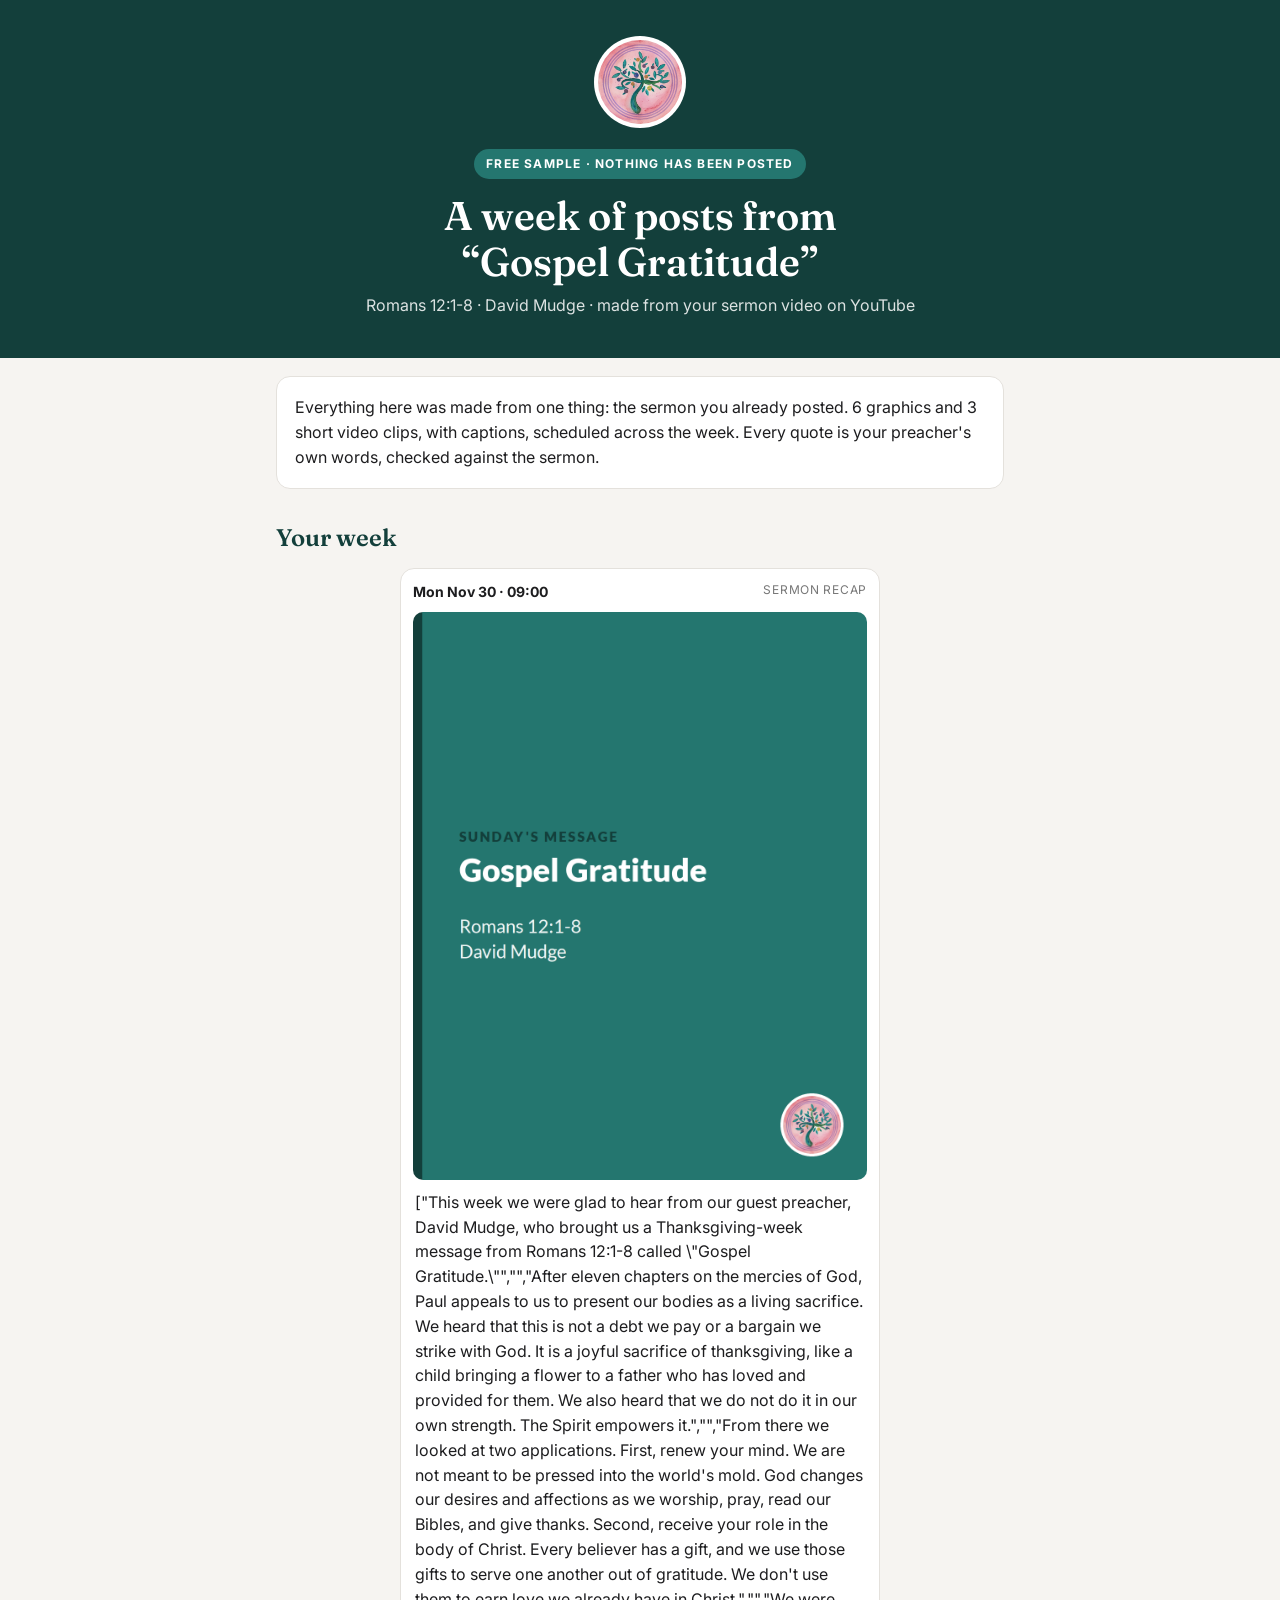
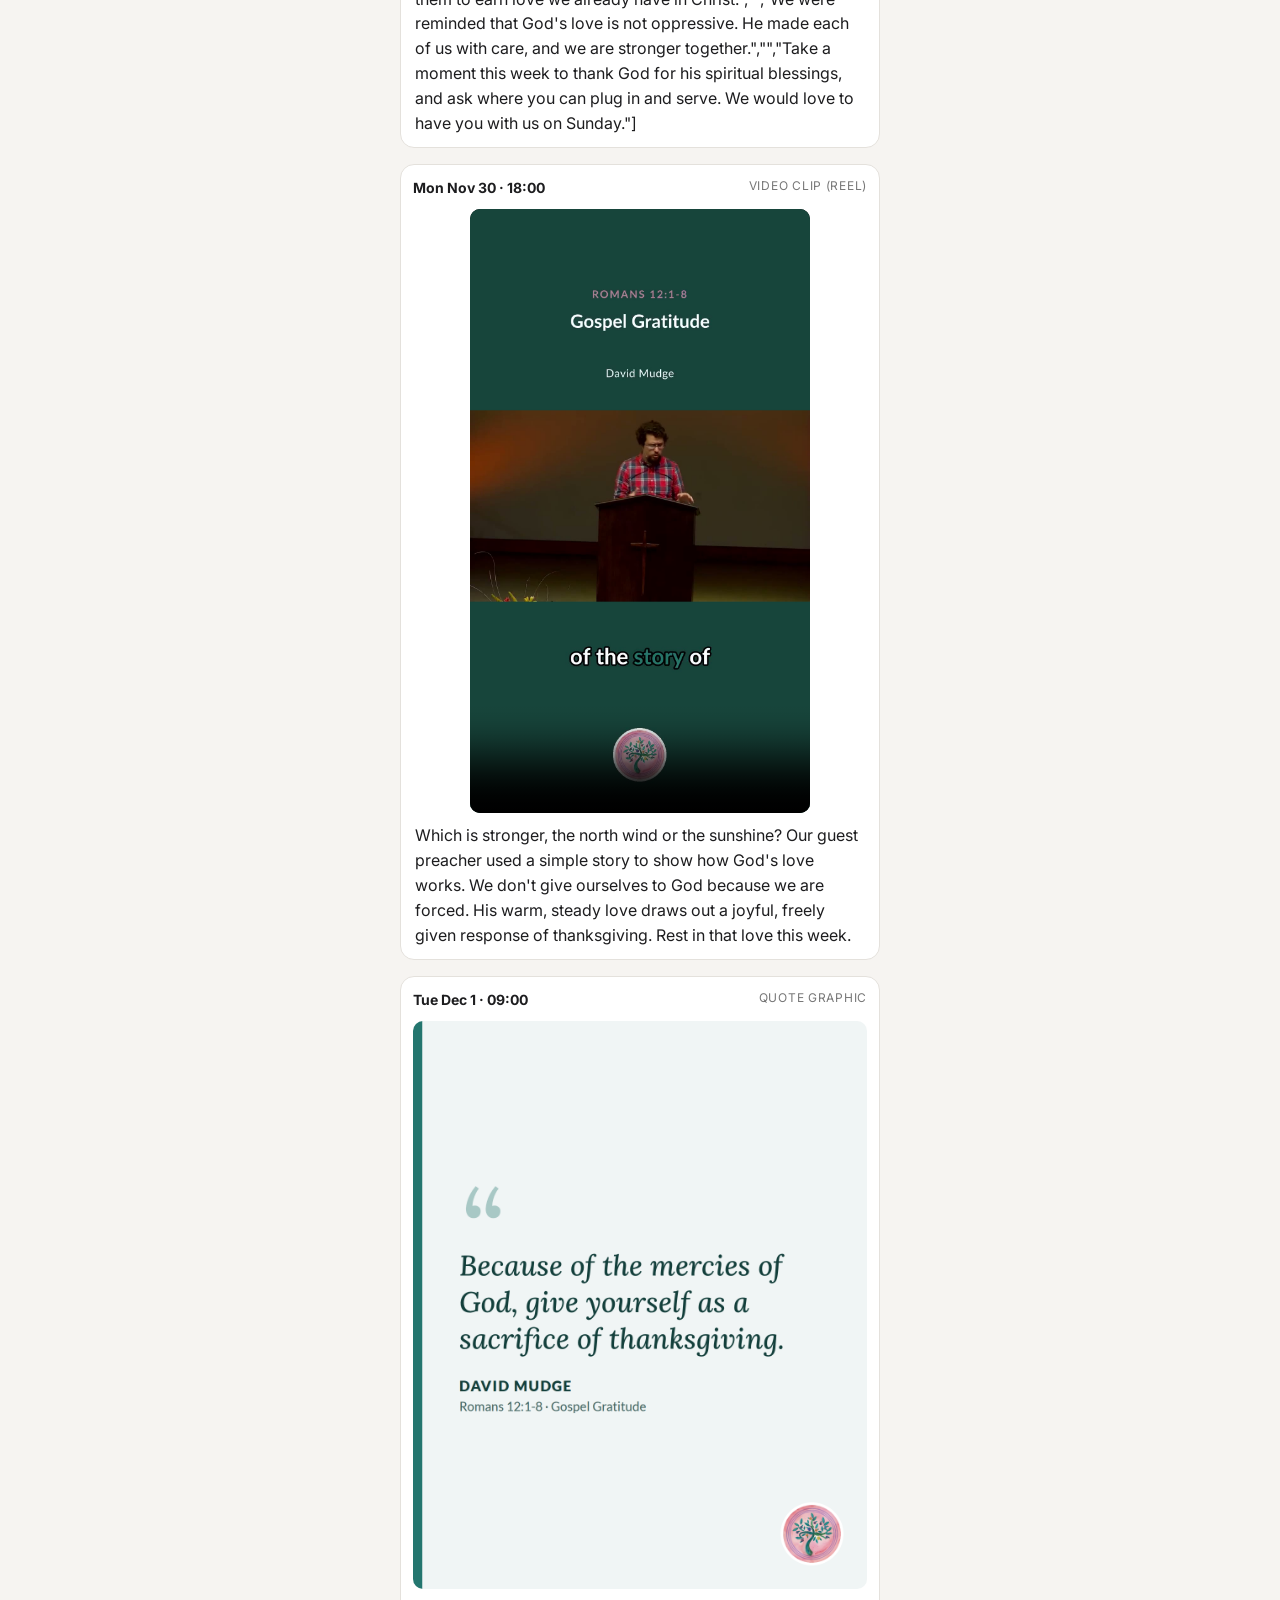
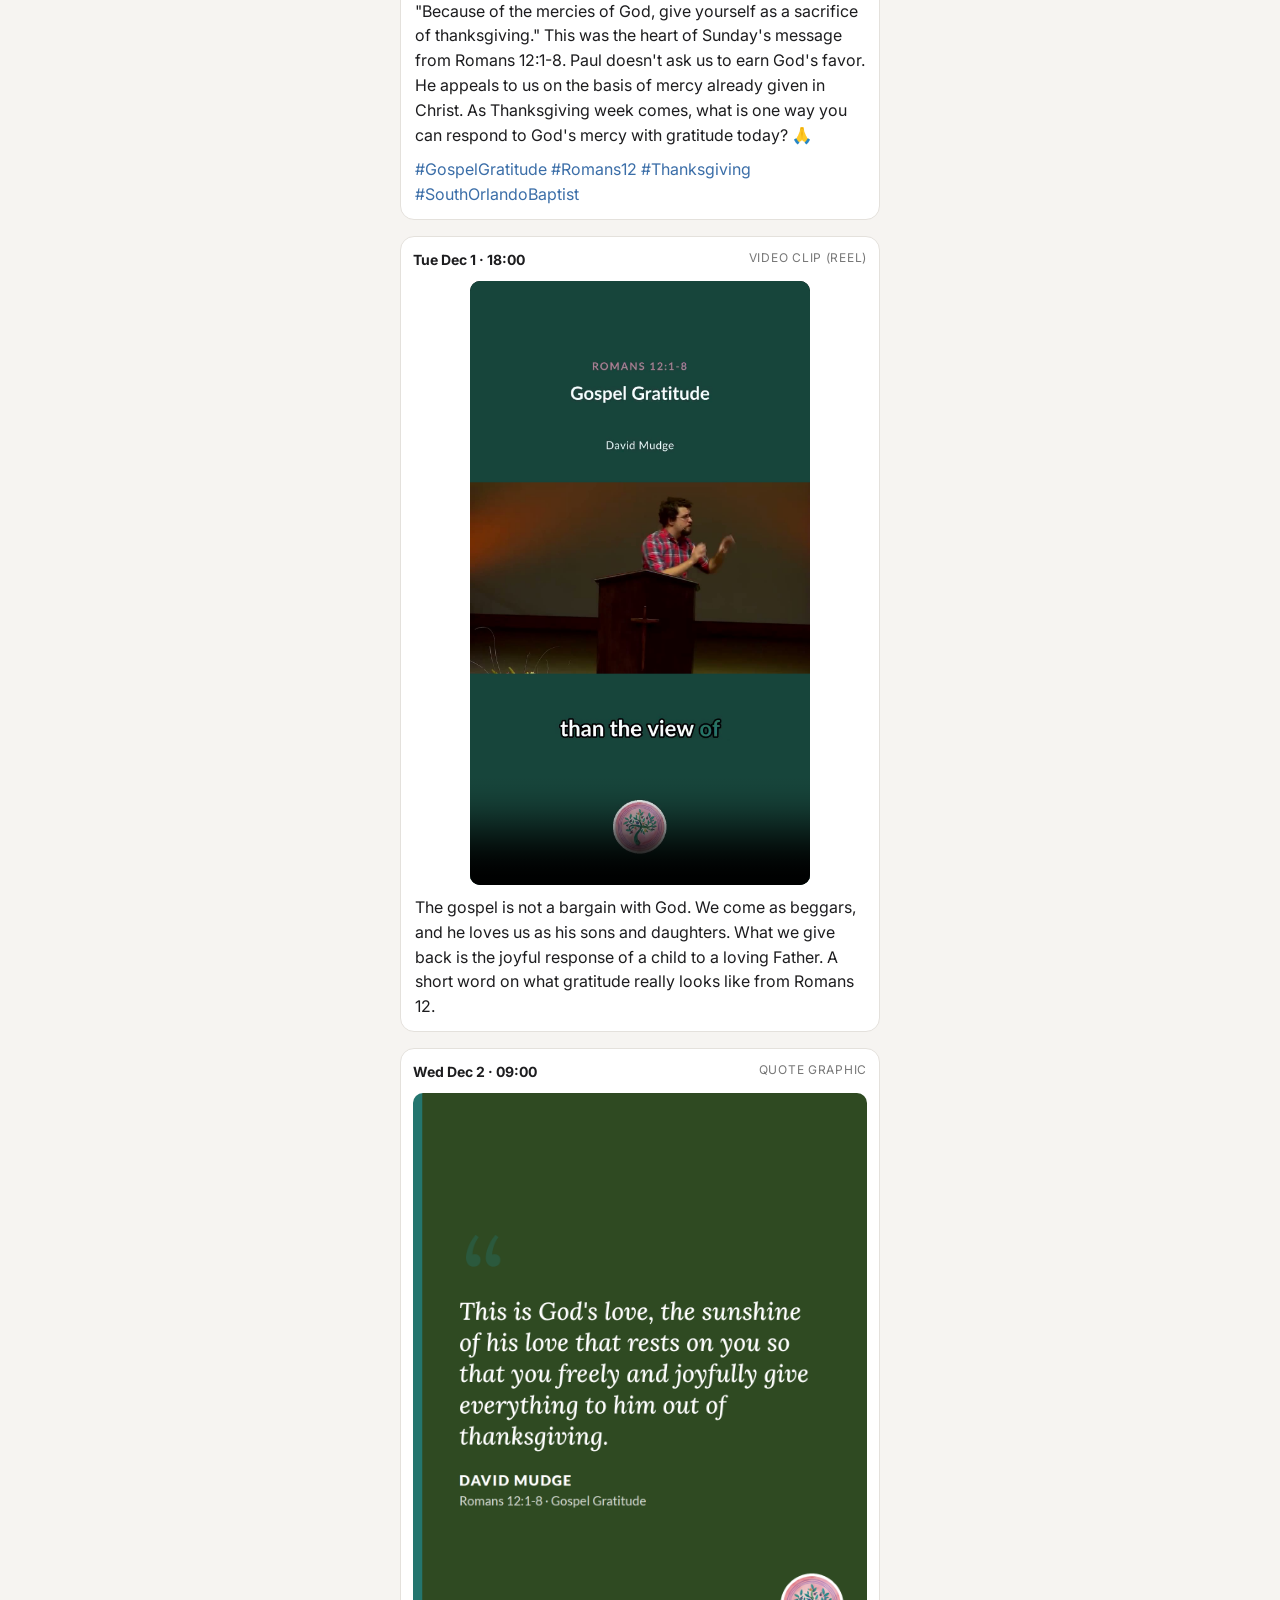
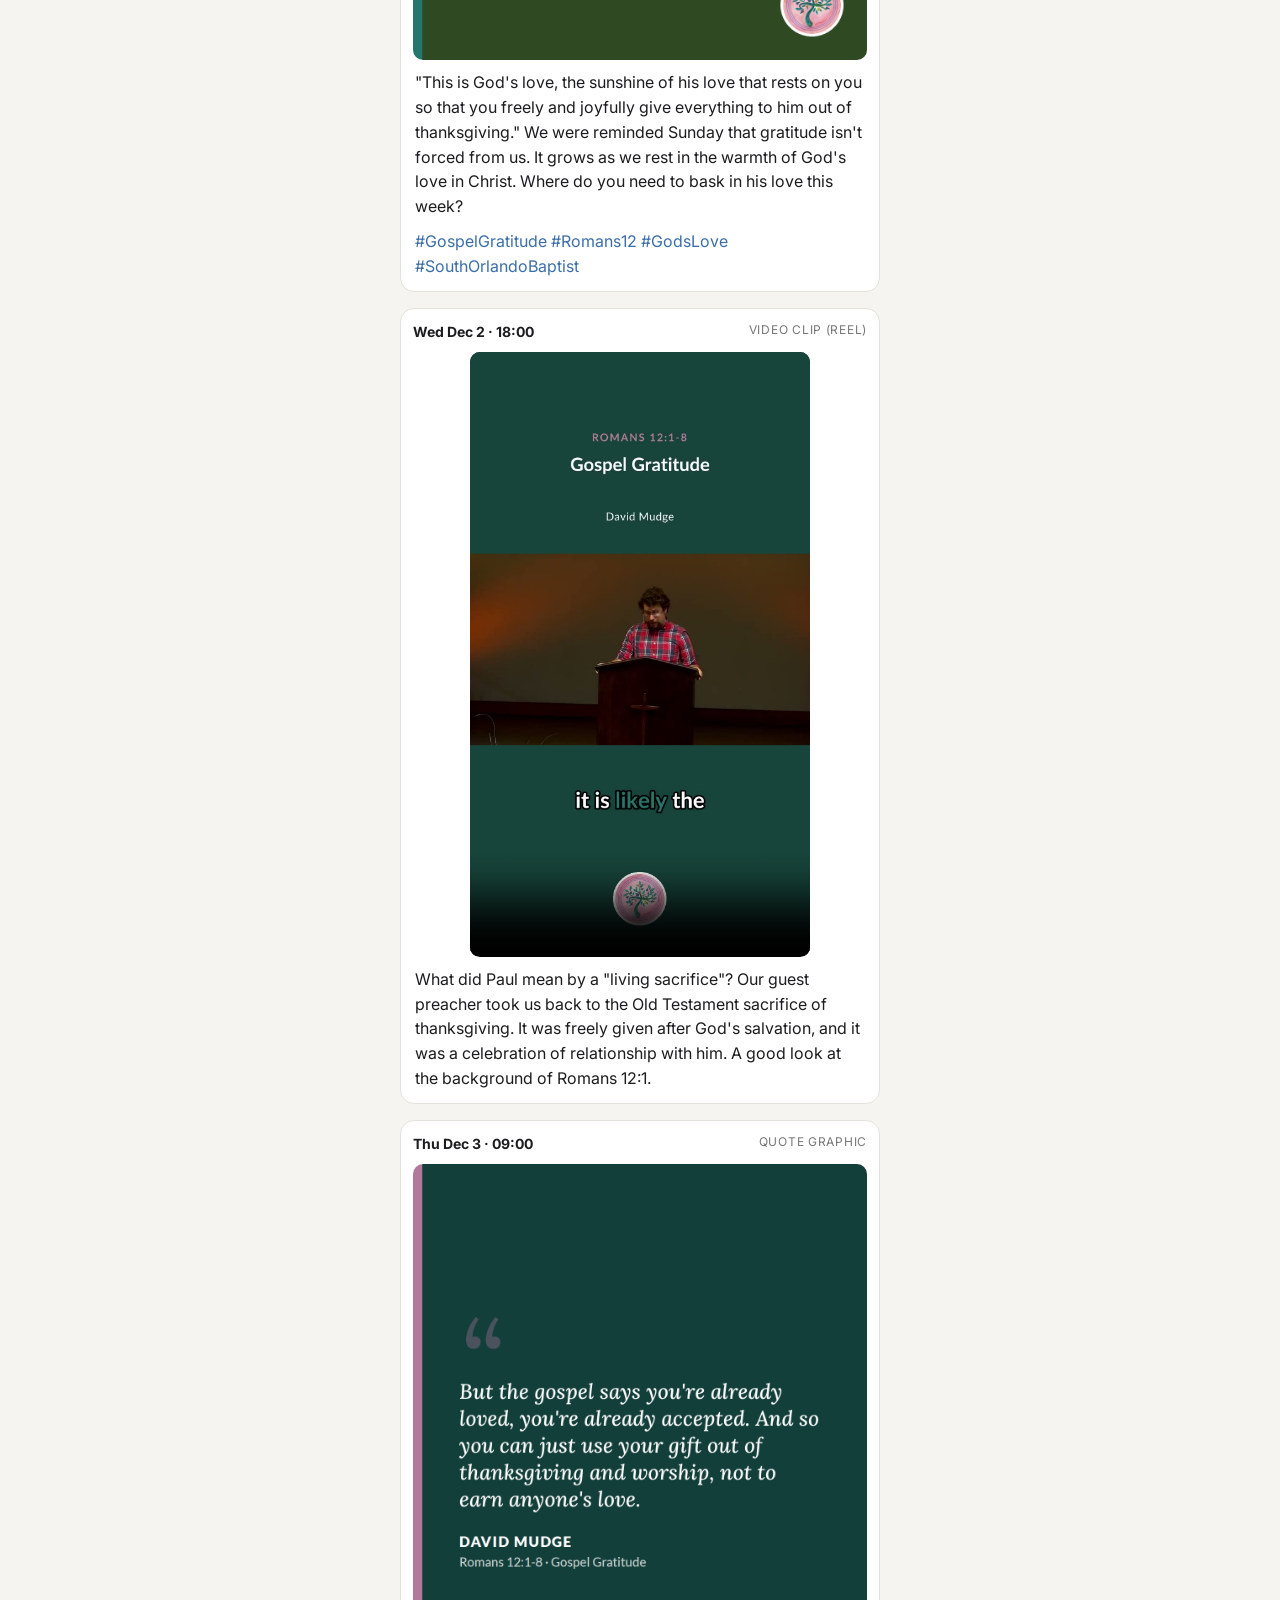
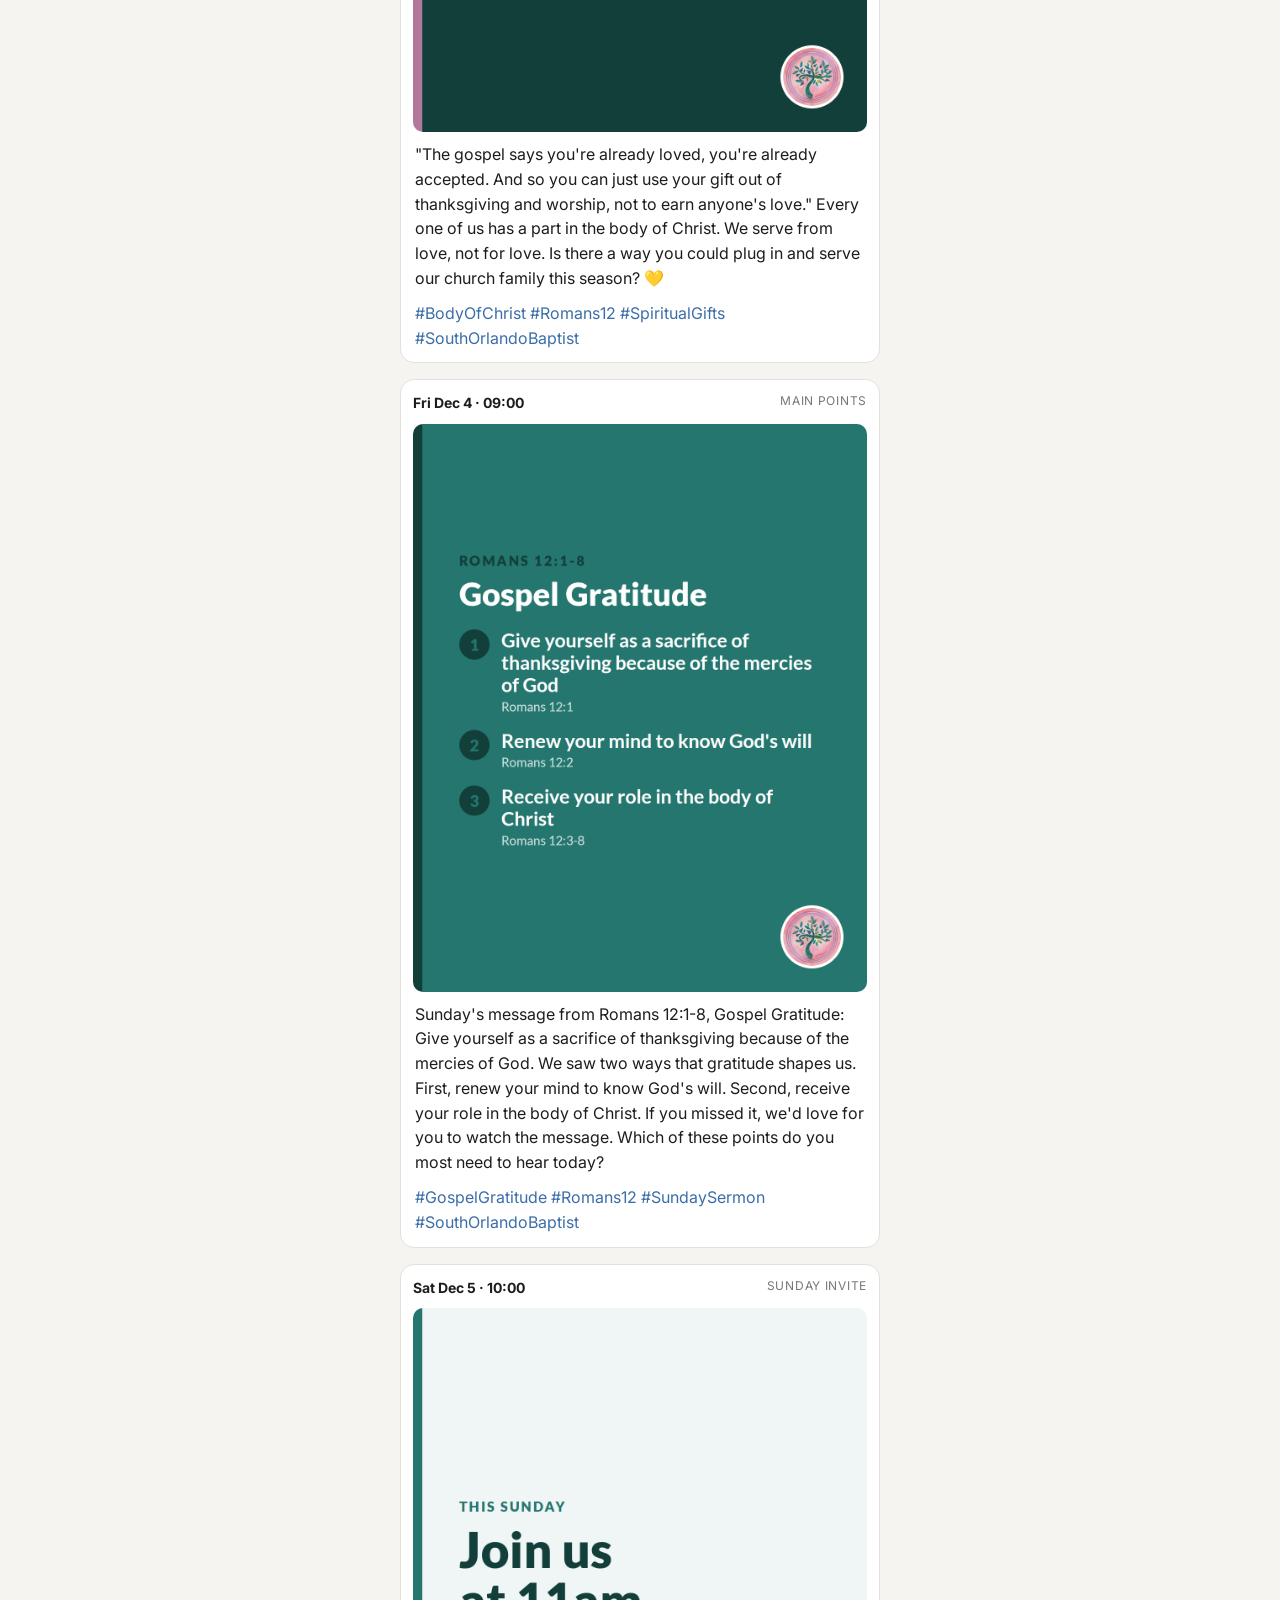
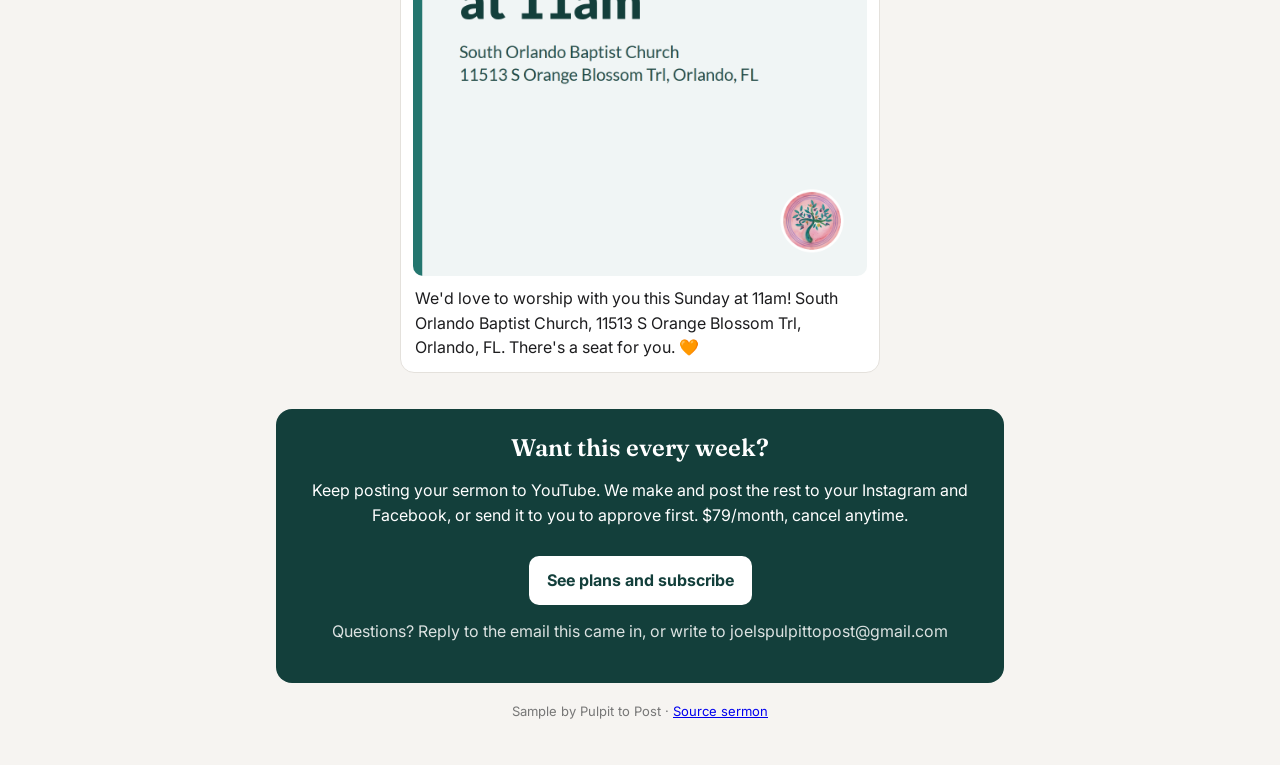
<file: s/south-orlando-baptist-church-c3138469/index.html>
<!doctype html><html lang="en"><head><meta charset="utf-8">
<meta name="viewport" content="width=device-width, initial-scale=1, viewport-fit=cover">
<meta name="robots" content="noindex, nofollow">
<title>Free Sample · South Orlando Baptist Church</title>
<link href="https://fonts.googleapis.com/css2?family=Fraunces:opsz,wght@9..144,600&family=Inter:wght@400;600;700&display=swap" rel="stylesheet">
<style>
:root{--ink:#133F3B;--accent:#24766F;--soft:#F0F5F5;--line:#E4E1DC;color-scheme:light}
*{box-sizing:border-box} body{margin:0;background:#F6F4F1;color:#1d1d1f;font:16px/1.55 Inter,system-ui,sans-serif}
.wrap{max-width:760px;margin:0 auto;padding-left:max(16px,env(safe-area-inset-left,0px));padding-right:max(16px,env(safe-area-inset-right,0px))}
header{background:var(--ink);color:#fff;padding-block:36px 40px;text-align:center}
header img{width:92px;height:92px;border-radius:50%;background:#fff;object-fit:contain;padding:4px}
.tag{display:inline-block;background:var(--accent);color:#fff;font-weight:700;font-size:12px;letter-spacing:.1em;text-transform:uppercase;padding:6px 12px;border-radius:999px;margin-top:14px}
h1{font:600 clamp(28px,6vw,40px)/1.15 Fraunces,Georgia,serif;margin:14px 0 8px;text-wrap:balance}
header p{opacity:.85;margin:0 auto;max-width:560px}
.box{background:#fff;border:1px solid var(--line);border-radius:14px;padding:18px;margin:18px 0}
h2{font:600 24px Fraunces,Georgia,serif;color:var(--ink);margin:34px 0 6px}
.post{background:#fff;border:1px solid var(--line);border-radius:14px;padding:12px;margin:16px auto;max-width:480px}
.post img,.post video{width:100%;border-radius:10px;display:block;background:#000}
.post video{max-width:340px;margin:0 auto}
.ph{display:flex;justify-content:space-between;gap:8px;margin-bottom:10px;font-size:14px}
.when{font-weight:700} .kind{color:#777;text-transform:uppercase;font-size:12px;letter-spacing:.06em}
.post p{margin:10px 2px 0} .tags{color:#3B6EA8}
.cta{background:var(--ink);color:#fff;border-radius:16px;padding:24px 20px;margin:36px 0 18px;text-align:center}
.cta h2{color:#fff;margin:0 0 8px} .cta a.btn{display:inline-block;background:#fff;color:var(--ink);font-weight:700;padding:12px 18px;border-radius:10px;text-decoration:none;margin-top:12px}
.foot{text-align:center;color:#777;font-size:13px;padding-bottom:30px}
</style></head><body>
<header><div class="wrap">
<img src="logo.png" alt="South Orlando Baptist Church logo">
<div><span class="tag">Free sample · Nothing has been posted</span></div>
<h1>A week of posts from “Gospel Gratitude”</h1>
<p>Romans 12:1-8 · David Mudge · made from your sermon video on YouTube</p>
</div></header>
<main class="wrap">
<div class="box">Everything here was made from one thing: the sermon you already posted. 6 graphics and 3 short video clips, with captions, scheduled across the week. Every quote is your preacher's own words, checked against the sermon.</div>
<h2>Your week</h2>
<article class="post"><div class="ph"><span class="when">Mon Nov 30
 · 09:00</span><span class="kind">Sermon recap</span></div>
<img src="images/01-recap.png" alt="" loading="lazy"><p>[&quot;This week we were glad to hear from our guest preacher, David Mudge, who brought us a Thanksgiving-week message from Romans 12:1-8 called \&quot;Gospel Gratitude.\&quot;&quot;,&quot;&quot;,&quot;After eleven chapters on the mercies of God, Paul appeals to us to present our bodies as a living sacrifice. We heard that this is not a debt we pay or a bargain we strike with God. It is a joyful sacrifice of thanksgiving, like a child bringing a flower to a father who has loved and provided for them. We also heard that we do not do it in our own strength. The Spirit empowers it.&quot;,&quot;&quot;,&quot;From there we looked at two applications. First, renew your mind. We are not meant to be pressed into the world&#x27;s mold. God changes our desires and affections as we worship, pray, read our Bibles, and give thanks. Second, receive your role in the body of Christ. Every believer has a gift, and we use those gifts to serve one another out of gratitude. We don&#x27;t use them to earn love we already have in Christ.&quot;,&quot;&quot;,&quot;We were reminded that God&#x27;s love is not oppressive. He made each of us with care, and we are stronger together.&quot;,&quot;&quot;,&quot;Take a moment this week to thank God for his spiritual blessings, and ask where you can plug in and serve. We would love to have you with us on Sunday.&quot;]</p></article><article class="post"><div class="ph"><span class="when">Mon Nov 30
 · 18:00</span><span class="kind">Video clip (Reel)</span></div>
<video src="clips/clip-1.mp4" poster="clips/clip-1.jpg" controls playsinline preload="none"></video><p>Which is stronger, the north wind or the sunshine? Our guest preacher used a simple story to show how God&#x27;s love works. We don&#x27;t give ourselves to God because we are forced. His warm, steady love draws out a joyful, freely given response of thanksgiving. Rest in that love this week.</p></article><article class="post"><div class="ph"><span class="when">Tue Dec 1
 · 09:00</span><span class="kind">Quote graphic</span></div>
<img src="images/02-quote.png" alt="" loading="lazy"><p>&quot;Because of the mercies of God, give yourself as a sacrifice of thanksgiving.&quot; This was the heart of Sunday&#x27;s message from Romans 12:1-8. Paul doesn&#x27;t ask us to earn God&#x27;s favor. He appeals to us on the basis of mercy already given in Christ. As Thanksgiving week comes, what is one way you can respond to God&#x27;s mercy with gratitude today? 🙏</p><p class="tags">#GospelGratitude #Romans12 #Thanksgiving #SouthOrlandoBaptist</p></article><article class="post"><div class="ph"><span class="when">Tue Dec 1
 · 18:00</span><span class="kind">Video clip (Reel)</span></div>
<video src="clips/clip-2.mp4" poster="clips/clip-2.jpg" controls playsinline preload="none"></video><p>The gospel is not a bargain with God. We come as beggars, and he loves us as his sons and daughters. What we give back is the joyful response of a child to a loving Father. A short word on what gratitude really looks like from Romans 12.</p></article><article class="post"><div class="ph"><span class="when">Wed Dec 2
 · 09:00</span><span class="kind">Quote graphic</span></div>
<img src="images/03-quote.png" alt="" loading="lazy"><p>&quot;This is God&#x27;s love, the sunshine of his love that rests on you so that you freely and joyfully give everything to him out of thanksgiving.&quot; We were reminded Sunday that gratitude isn&#x27;t forced from us. It grows as we rest in the warmth of God&#x27;s love in Christ. Where do you need to bask in his love this week?</p><p class="tags">#GospelGratitude #Romans12 #GodsLove #SouthOrlandoBaptist</p></article><article class="post"><div class="ph"><span class="when">Wed Dec 2
 · 18:00</span><span class="kind">Video clip (Reel)</span></div>
<video src="clips/clip-3.mp4" poster="clips/clip-3.jpg" controls playsinline preload="none"></video><p>What did Paul mean by a &quot;living sacrifice&quot;? Our guest preacher took us back to the Old Testament sacrifice of thanksgiving. It was freely given after God&#x27;s salvation, and it was a celebration of relationship with him. A good look at the background of Romans 12:1.</p></article><article class="post"><div class="ph"><span class="when">Thu Dec 3
 · 09:00</span><span class="kind">Quote graphic</span></div>
<img src="images/04-quote.png" alt="" loading="lazy"><p>&quot;The gospel says you&#x27;re already loved, you&#x27;re already accepted. And so you can just use your gift out of thanksgiving and worship, not to earn anyone&#x27;s love.&quot; Every one of us has a part in the body of Christ. We serve from love, not for love. Is there a way you could plug in and serve our church family this season? 💛</p><p class="tags">#BodyOfChrist #Romans12 #SpiritualGifts #SouthOrlandoBaptist</p></article><article class="post"><div class="ph"><span class="when">Fri Dec 4
 · 09:00</span><span class="kind">Main points</span></div>
<img src="images/05-outline.png" alt="" loading="lazy"><p>Sunday&#x27;s message from Romans 12:1-8, Gospel Gratitude: Give yourself as a sacrifice of thanksgiving because of the mercies of God. We saw two ways that gratitude shapes us. First, renew your mind to know God&#x27;s will. Second, receive your role in the body of Christ. If you missed it, we&#x27;d love for you to watch the message. Which of these points do you most need to hear today?</p><p class="tags">#GospelGratitude #Romans12 #SundaySermon #SouthOrlandoBaptist</p></article><article class="post"><div class="ph"><span class="when">Sat Dec 5
 · 10:00</span><span class="kind">Sunday invite</span></div>
<img src="images/06-invite.png" alt="" loading="lazy"><p>We&#x27;d love to worship with you this Sunday at 11am! South Orlando Baptist Church, 11513 S Orange Blossom Trl, Orlando, FL. There&#x27;s a seat for you. 🧡</p></article>
<section class="cta"><h2>Want this every week?</h2>
<p>Keep posting your sermon to YouTube. We make and post the rest to your Instagram and Facebook, or send it to you to approve first. $79/month, cancel anytime.</p>
<a class="btn" href="https://pulpittopost.github.io/#pricing">See plans and subscribe</a>
<p style="margin-top:14px;opacity:.85">Questions? Reply to the email this came in, or write to joelspulpittopost@gmail.com</p></section>
<p class="foot">Sample by Pulpit to Post · <a href="https://www.youtube.com/watch?v=TnrkxDcTIn0">Source sermon</a></p>
</main></body></html>
</file>
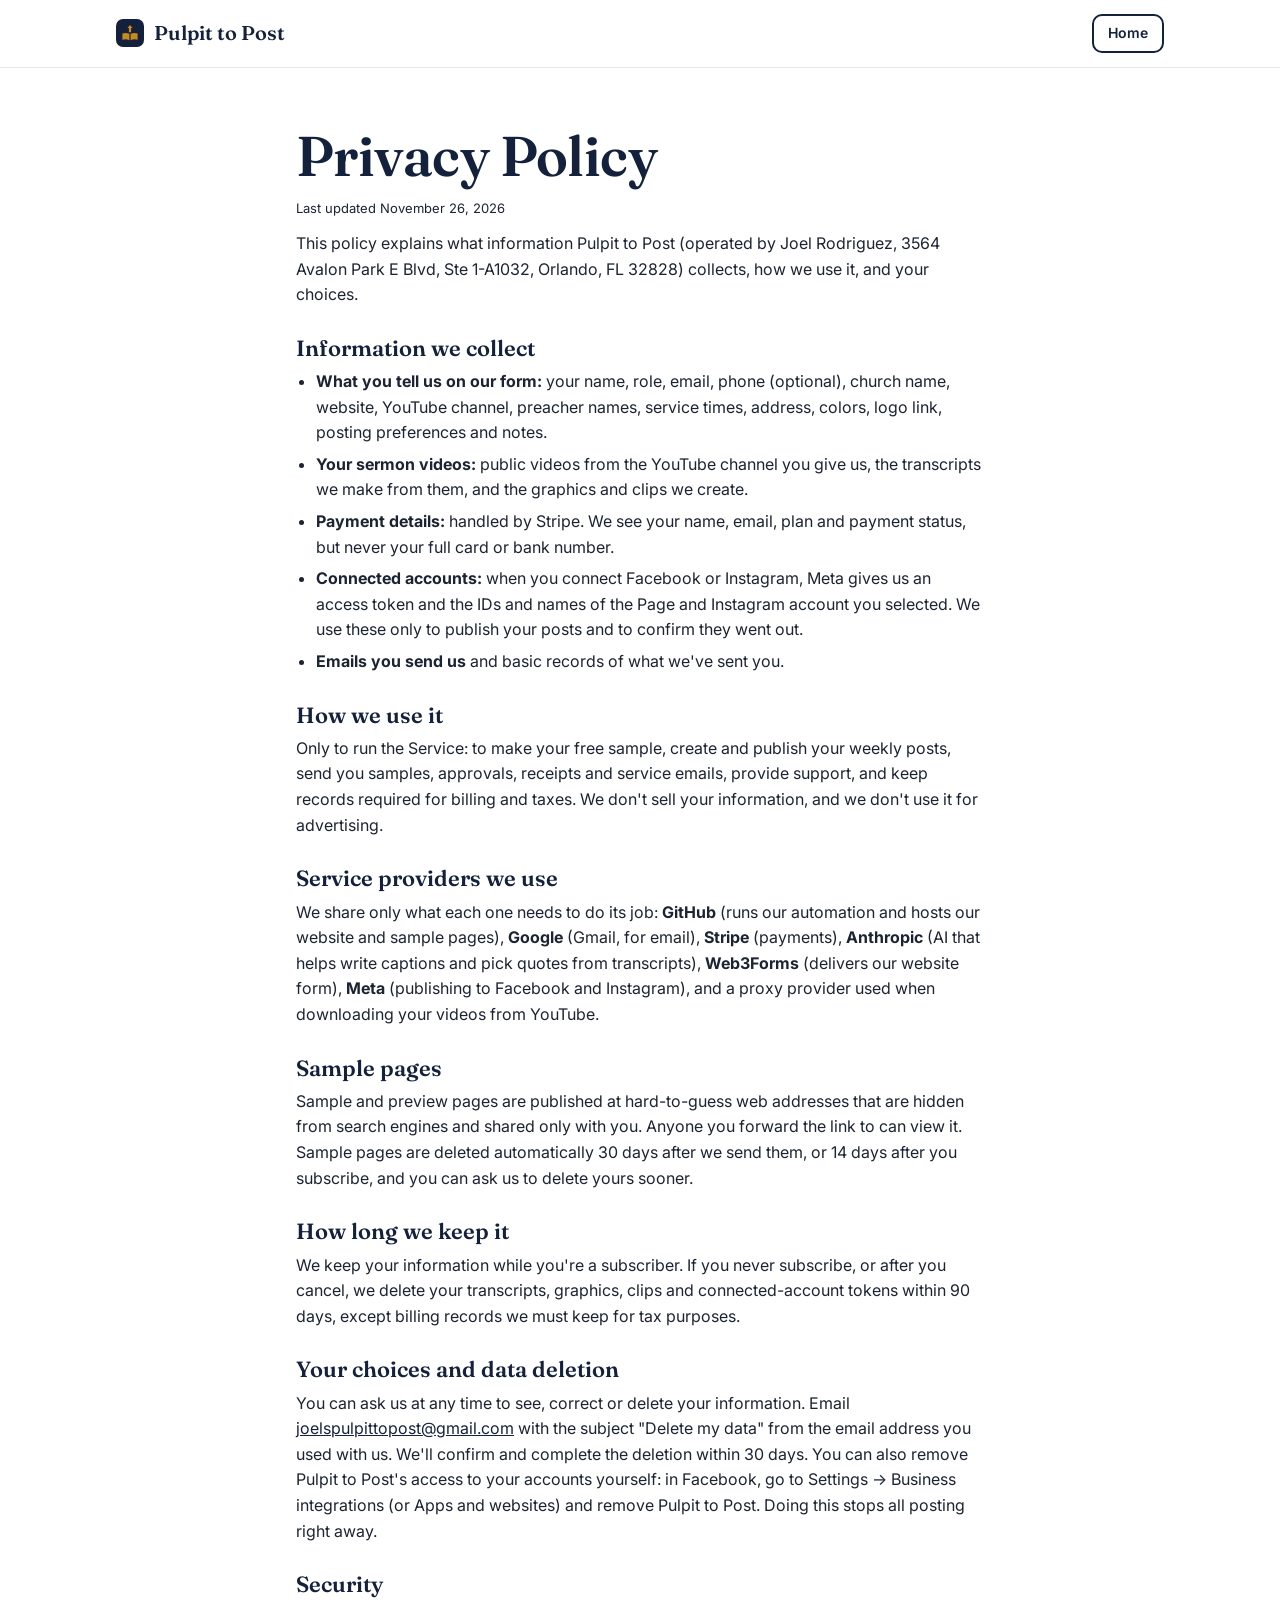
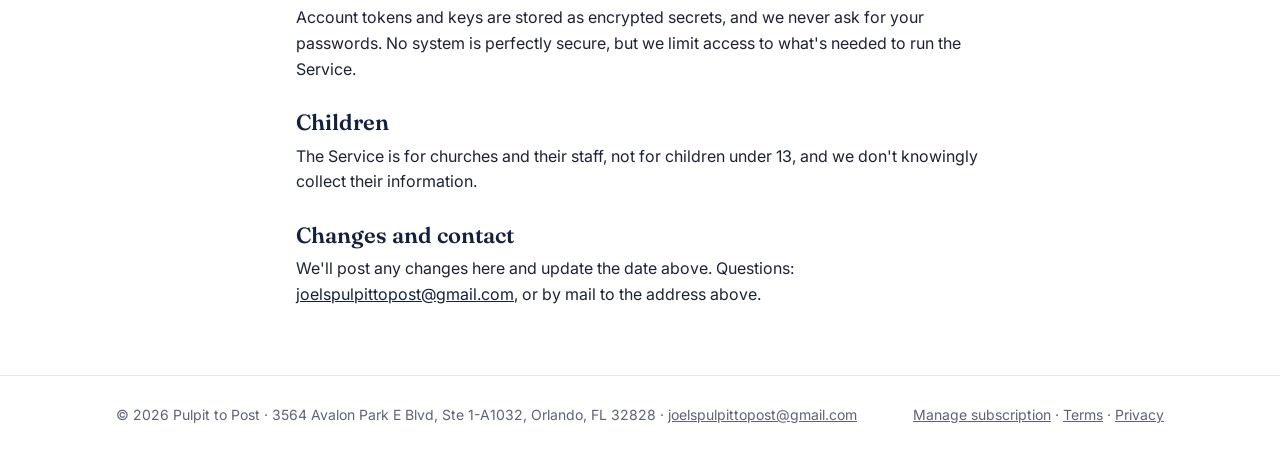
<file: privacy.html>
<!doctype html>
<html lang="en">
<head>
<meta charset="utf-8">
<meta name="viewport" content="width=device-width, initial-scale=1, viewport-fit=cover">
<title>Privacy Policy · Pulpit to Post</title>
<meta name="description" content="How Pulpit to Post collects and uses information.">
<link rel="preconnect" href="https://fonts.googleapis.com">
<link href="https://fonts.googleapis.com/css2?family=Fraunces:opsz,wght@9..144,600&family=Inter:wght@400;600;700&display=swap" rel="stylesheet">
<link rel="icon" href="assets/favicon.svg" type="image/svg+xml">
<link rel="stylesheet" href="assets/site.css">
<script src="assets/config.js"></script>
</head>
<body>
<header class="top"><div class="wrap">
  <a class="brand" href="./"><i><svg viewBox="0 0 100 100" width="20" height="20" aria-hidden="true"><path fill="#C98A1B" d="M50 10L63 25H55.5V46H44.5V25H37Z"/><path fill="#C98A1B" d="M12 52Q30 46 47 54V86Q30 78 12 84Z"/><path fill="#C98A1B" d="M88 52Q70 46 53 54V86Q70 78 88 84Z"/></svg></i>Pulpit to Post</a>
  <a class="btn ghost small" href="./">Home</a>
</div></header>
<main><section><div class="wrap narrow legal">
<h1>Privacy Policy</h1>
<p class="note">Last updated November 26, 2026</p>
<p>This policy explains what information Pulpit to Post (operated by Joel Rodriguez, 3564 Avalon Park E Blvd, Ste 1-A1032, Orlando, FL 32828) collects, how we use it, and your choices.</p>

<h2>Information we collect</h2>
<ul>
<li><b>What you tell us on our form:</b> your name, role, email, phone (optional), church name, website, YouTube channel, preacher names, service times, address, colors, logo link, posting preferences and notes.</li>
<li><b>Your sermon videos:</b> public videos from the YouTube channel you give us, the transcripts we make from them, and the graphics and clips we create.</li>
<li><b>Payment details:</b> handled by Stripe. We see your name, email, plan and payment status, but never your full card or bank number.</li>
<li><b>Connected accounts:</b> when you connect Facebook or Instagram, Meta gives us an access token and the IDs and names of the Page and Instagram account you selected. We use these only to publish your posts and to confirm they went out.</li>
<li><b>Emails you send us</b> and basic records of what we've sent you.</li>
</ul>

<h2>How we use it</h2>
<p>Only to run the Service: to make your free sample, create and publish your weekly posts, send you samples, approvals, receipts and service emails, provide support, and keep records required for billing and taxes. We don't sell your information, and we don't use it for advertising.</p>

<h2>Service providers we use</h2>
<p>We share only what each one needs to do its job: <b>GitHub</b> (runs our automation and hosts our website and sample pages), <b>Google</b> (Gmail, for email), <b>Stripe</b> (payments), <b>Anthropic</b> (AI that helps write captions and pick quotes from transcripts), <b>Web3Forms</b> (delivers our website form), <b>Meta</b> (publishing to Facebook and Instagram), and a proxy provider used when downloading your videos from YouTube.</p>

<h2>Sample pages</h2>
<p>Sample and preview pages are published at hard-to-guess web addresses that are hidden from search engines and shared only with you. Anyone you forward the link to can view it. Sample pages are deleted automatically 30 days after we send them, or 14 days after you subscribe, and you can ask us to delete yours sooner.</p>

<h2>How long we keep it</h2>
<p>We keep your information while you're a subscriber. If you never subscribe, or after you cancel, we delete your transcripts, graphics, clips and connected-account tokens within 90 days, except billing records we must keep for tax purposes.</p>

<h2 id="data-deletion">Your choices and data deletion</h2>
<p>You can ask us at any time to see, correct or delete your information. Email <a href="mailto:joelspulpittopost@gmail.com">joelspulpittopost@gmail.com</a> with the subject "Delete my data" from the email address you used with us. We'll confirm and complete the deletion within 30 days. You can also remove Pulpit to Post's access to your accounts yourself: in Facebook, go to Settings → Business integrations (or Apps and websites) and remove Pulpit to Post. Doing this stops all posting right away.</p>

<h2>Security</h2>
<p>Account tokens and keys are stored as encrypted secrets, and we never ask for your passwords. No system is perfectly secure, but we limit access to what's needed to run the Service.</p>

<h2>Children</h2>
<p>The Service is for churches and their staff, not for children under 13, and we don't knowingly collect their information.</p>

<h2>Changes and contact</h2>
<p>We'll post any changes here and update the date above. Questions: <a href="mailto:joelspulpittopost@gmail.com">joelspulpittopost@gmail.com</a>, or by mail to the address above.</p>
</div></section></main>
<footer><div class="wrap">
  <span>© 2026 Pulpit to Post · 3564 Avalon Park E Blvd, Ste 1-A1032, Orlando, FL 32828 · <a href="mailto:joelspulpittopost@gmail.com">joelspulpittopost@gmail.com</a></span>
  <span><a data-stripe="portal" href="#">Manage subscription</a> · <a href="terms.html">Terms</a> · <a href="privacy.html">Privacy</a></span>
</div></footer>
</body>
</html>
</file>
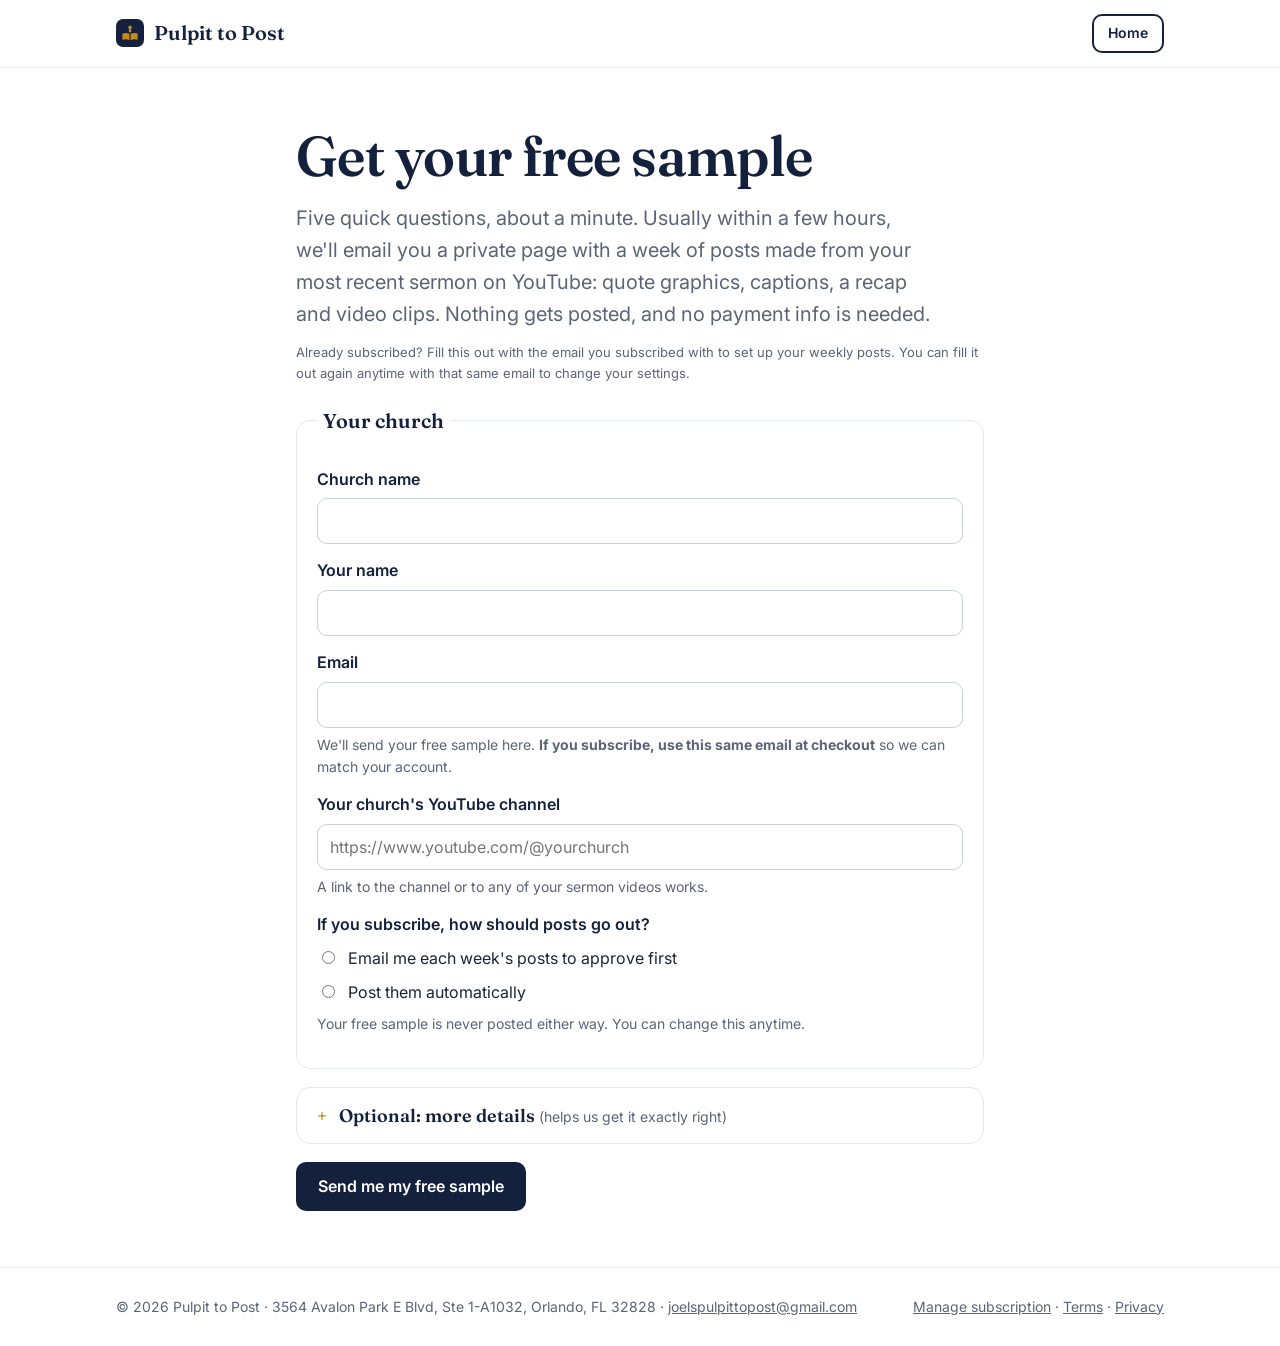
<file: setup.html>
<!doctype html>
<html lang="en">
<head>
<meta charset="utf-8">
<meta name="viewport" content="width=device-width, initial-scale=1, viewport-fit=cover">
<title>Free Sample · Pulpit to Post</title>
<meta name="description" content="Tell us about your church and we'll make a free, private sample of a week of posts from your most recent sermon.">
<link rel="preconnect" href="https://fonts.googleapis.com">
<link href="https://fonts.googleapis.com/css2?family=Fraunces:opsz,wght@9..144,600&family=Inter:wght@400;600;700&display=swap" rel="stylesheet">
<link rel="icon" href="assets/favicon.svg" type="image/svg+xml">
<link rel="stylesheet" href="assets/site.css">
<script src="assets/config.js"></script>
</head>
<body>
<header class="top"><div class="wrap">
  <a class="brand" href="./"><i><svg viewBox="0 0 100 100" width="20" height="20" aria-hidden="true"><path fill="#C98A1B" d="M50 10L63 25H55.5V46H44.5V25H37Z"/><path fill="#C98A1B" d="M12 52Q30 46 47 54V86Q30 78 12 84Z"/><path fill="#C98A1B" d="M88 52Q70 46 53 54V86Q70 78 88 84Z"/></svg></i>Pulpit to Post</a>
  <a class="btn ghost small" href="./">Home</a>
</div></header>

<main><section><div class="wrap narrow">
  <h1>Get your free sample</h1>
  <p class="lede" style="margin-top:14px">Five quick questions, about a minute. Usually within a few hours, we'll email you a private page with a week of posts made from your most recent sermon on YouTube: quote graphics, captions, a recap and video clips. Nothing gets posted, and no payment info is needed.</p>
  <p class="note">Already subscribed? Fill this out with the email you subscribed with to set up your weekly posts. You can fill it out again anytime with that same email to change your settings.</p>

  <form id="setup" action="https://api.web3forms.com/submit" method="POST" style="margin-top:24px">
    <input type="hidden" name="access_key" id="access_key" value="">
    <input type="hidden" name="subject" value="New Pulpit to Post signup">
    <input type="hidden" name="from_name" value="Pulpit to Post website">
    <input type="hidden" name="ptp_data" id="ptp_data" value="">
    <input type="checkbox" name="botcheck" style="display:none" tabindex="-1" autocomplete="off">

    <fieldset class="group"><legend>Your church</legend>
      <label for="church">Church name</label>
      <input type="text" id="church" name="church_name" required>
      <label for="name">Your name</label>
      <input type="text" id="name" name="your_name" required>
      <label for="email">Email</label>
      <input type="email" id="email" name="email" required>
      <p class="hint">We'll send your free sample here. <b>If you subscribe, use this same email at checkout</b> so we can match your account.</p>
      <label for="yt">Your church's YouTube channel</label>
      <input type="url" id="yt" name="youtube_channel" placeholder="https://www.youtube.com/@yourchurch" required>
      <p class="hint">A link to the channel or to any of your sermon videos works.</p>
      <label>If you subscribe, how should posts go out?</label>
      <label class="radio"><input type="radio" name="approval" value="Approve first" required> Email me each week's posts to approve first</label>
      <label class="radio"><input type="radio" name="approval" value="Post automatically"> Post them automatically</label>
      <p class="hint">Your free sample is never posted either way. You can change this anytime.</p>
    </fieldset>

    <details class="more">
      <summary>Optional: more details <small>(helps us get it exactly right)</small></summary>
      <p class="hint" style="margin-top:12px">Skip any of these. We'll fill in your pastor, service times and address from your sermon videos and website, and you can change anything later.</p>

      <fieldset class="group"><legend>About you</legend>
        <label for="role">Your role</label>
        <select id="role" name="role"><option>Pastor</option><option>Church staff</option><option>Volunteer</option><option>Other</option></select>
        <label for="phone">Phone</label>
        <input type="tel" id="phone" name="phone">
        <label for="site">Church website</label>
        <input type="url" id="site" name="church_website" placeholder="https://">
      </fieldset>

      <fieldset class="group"><legend>Your sermons</legend>
        <label>How do your sermons go on YouTube?</label>
        <label class="radio"><input type="radio" name="how_posted" value="Livestream of the service"> We livestream the service</label>
        <label class="radio"><input type="radio" name="how_posted" value="Sermon-only video upload"> We upload the sermon as its own video</label>
        <label class="radio"><input type="radio" name="how_posted" value="Both"> Both</label>
        <label for="names">Sermon titles we can recognize</label>
        <input type="text" id="names" name="sermon_title_pattern" placeholder="e.g. they start with the date">
        <p class="hint">Helps us skip Bible studies, classes and other videos on your channel.</p>
        <label for="pastor">Your pastor's name, as it should appear on posts</label>
        <input type="text" id="pastor" name="pastor_credit" placeholder="e.g. Pastor David Smith">
        <label for="others">Others who preach sometimes</label>
        <input type="text" id="others" name="other_preachers">
        <p class="hint">On weeks with a guest, we credit whoever actually preached. If it isn't clear, posts credit your church.</p>
      </fieldset>

      <fieldset class="group"><legend>Your look and details</legend>
        <label for="logo">Link to your logo</label>
        <input type="url" id="logo" name="logo_link" placeholder="https://">
        <p class="hint">Leave blank and we'll use your YouTube channel's profile picture.</p>
        <label for="colors">Your church colors</label>
        <input type="text" id="colors" name="colors" placeholder="e.g. navy and gold">
        <p class="hint">Color names or codes like #1F2A44. Leave blank and we'll match your logo.</p>
        <label for="times">Service times</label>
        <input type="text" id="times" name="service_times" placeholder="e.g. Sundays at 10am">
        <label for="addr">Church address</label>
        <input type="text" id="addr" name="address">
      </fieldset>

      <fieldset class="group"><legend>Posting (after you subscribe)</legend>
        <label>Where do you want posts to go?</label>
        <label class="radio"><input type="checkbox" name="platform_instagram" value="Yes" checked> Instagram</label>
        <label class="radio"><input type="checkbox" name="platform_facebook" value="Yes" checked> Facebook</label>
        <p class="hint">You'll confirm this when you connect your accounts on Facebook's own sign-in screen. You never share a password.</p>
        <label for="avoid">Anything we should avoid?</label>
        <textarea id="avoid" name="avoid" placeholder="Topics, words or kinds of posts you don't want"></textarea>
        <label for="more">Anything else we should know?</label>
        <textarea id="more" name="anything_else"></textarea>
      </fieldset>
    </details>

    <div id="notice" class="alert" hidden></div>
    <div id="err" class="alert" hidden></div>
    <button class="btn primary" type="submit" id="send">Send me my free sample</button>
  </form>
</div></section></main>

<footer><div class="wrap">
  <span>© 2026 Pulpit to Post · 3564 Avalon Park E Blvd, Ste 1-A1032, Orlando, FL 32828 · <a href="mailto:joelspulpittopost@gmail.com">joelspulpittopost@gmail.com</a></span>
  <span><a data-stripe="portal" href="#">Manage subscription</a> · <a href="terms.html">Terms</a> · <a href="privacy.html">Privacy</a></span>
</div></footer>

<script>
// Web3Forms access key (safe to be public). Paste it here once the form is set up.
var WEB3FORMS_KEY = "6563e71a-27cf-41e9-9d63-e68df2bc3af5";
// Owner-only outreach mode (setup.html?outreach=1): the sample is emailed to Pulpit to Post
// for review instead of to the email typed below.
if (/[?&]outreach=1\b/.test(location.search)) {
  var f = document.getElementById("setup"), h = document.createElement("input");
  h.type = "hidden"; h.name = "outreach"; h.value = "1"; f.appendChild(h);
  var n = document.getElementById("notice");
  n.hidden = false;
  n.textContent = "Outreach mode: the sample goes to joelspulpittopost@gmail.com for review. Nothing is sent to the email below. Put the church's real contact email, since it's used if they subscribe.";
  f.insertBefore(n, f.firstChild);
}
document.getElementById("access_key").value = WEB3FORMS_KEY;
document.getElementById("setup").addEventListener("submit", function (e) {
  e.preventDefault();
  var note = document.getElementById("err"), btn = document.getElementById("send");
  if (!WEB3FORMS_KEY) {
    note.hidden = false;
    note.textContent = "Our form isn't connected yet. Please email joelspulpittopost@gmail.com and we'll set you up.";
    return;
  }
  // Machine-readable copy of the answers, so the automation can set the church up by itself.
  var data = {};
  new FormData(this).forEach(function (v, k) {
    if (["access_key", "botcheck", "ptp_data", "subject", "from_name"].indexOf(k) === -1) data[k] = v;
  });
  data.submitted_at = new Date().toISOString();
  document.getElementById("ptp_data").value =
    "PTP1:" + btoa(unescape(encodeURIComponent(JSON.stringify(data)))) + ":END";
  btn.disabled = true; btn.textContent = "Sending...";
  fetch(this.action, { method: "POST", body: new FormData(this), headers: { Accept: "application/json" } })
    .then(function (r) { return r.json(); })
    .then(function (d) {
      if (d.success) { window.location.href = "thanks.html"; }
      else { throw new Error(d.message || "Something went wrong"); }
    })
    .catch(function (err) {
      note.hidden = false;
      note.textContent = "That didn't go through (" + err.message + "). Please try again, or email joelspulpittopost@gmail.com.";
      btn.disabled = false; btn.textContent = "Send me my free sample";
    });
});
</script>
</body>
</html>
</file>
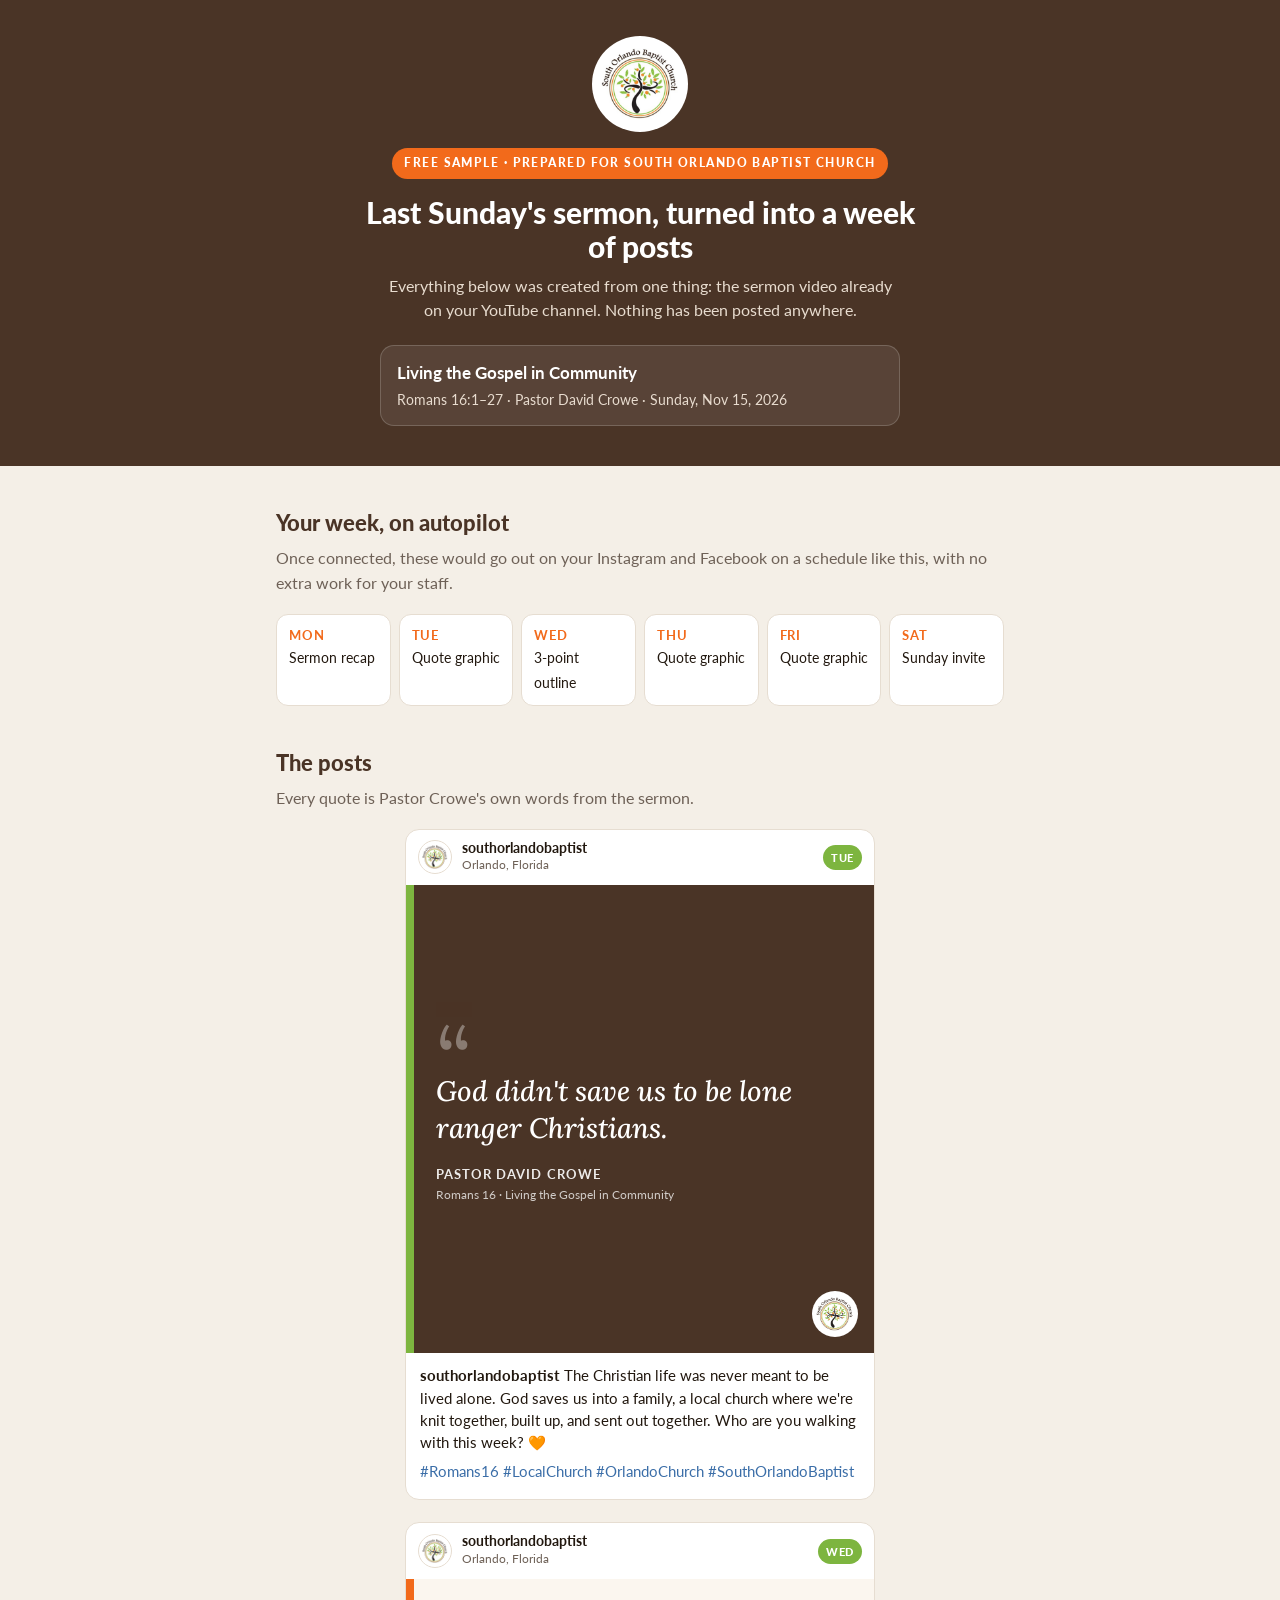
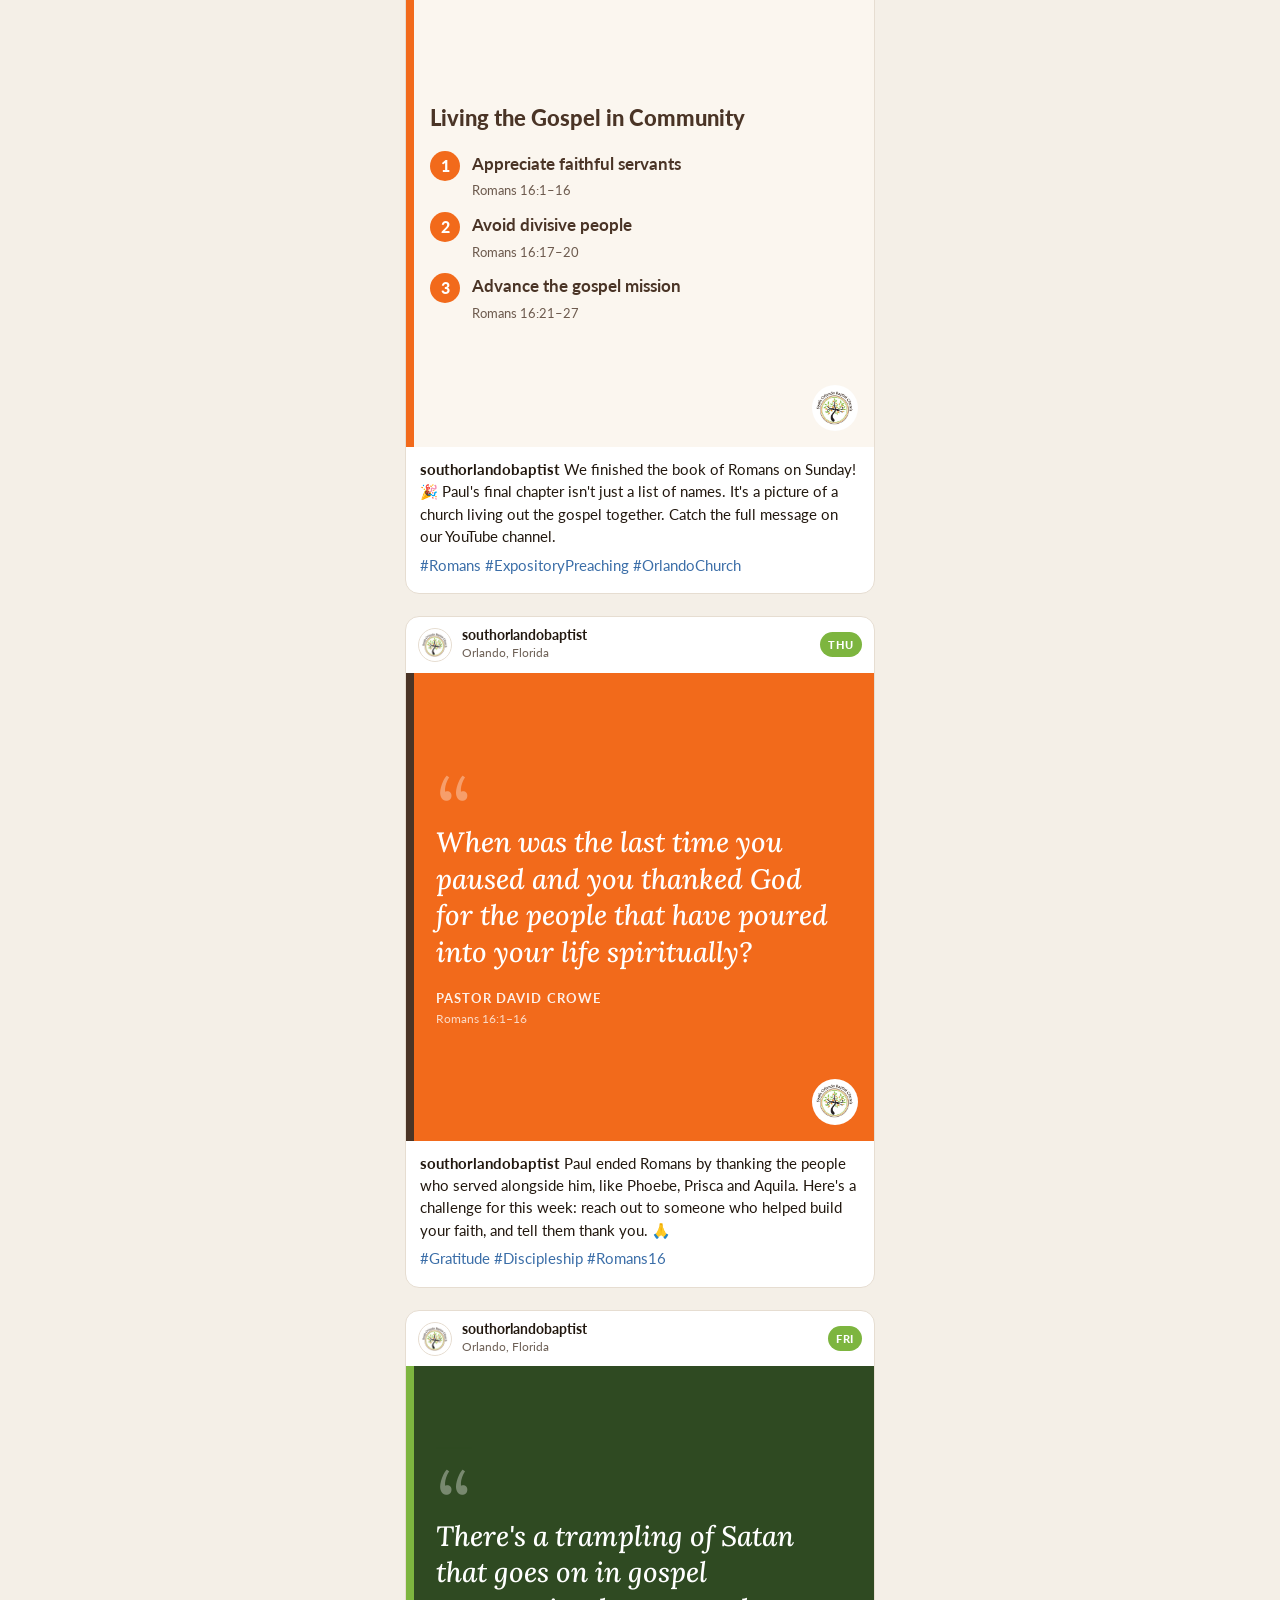
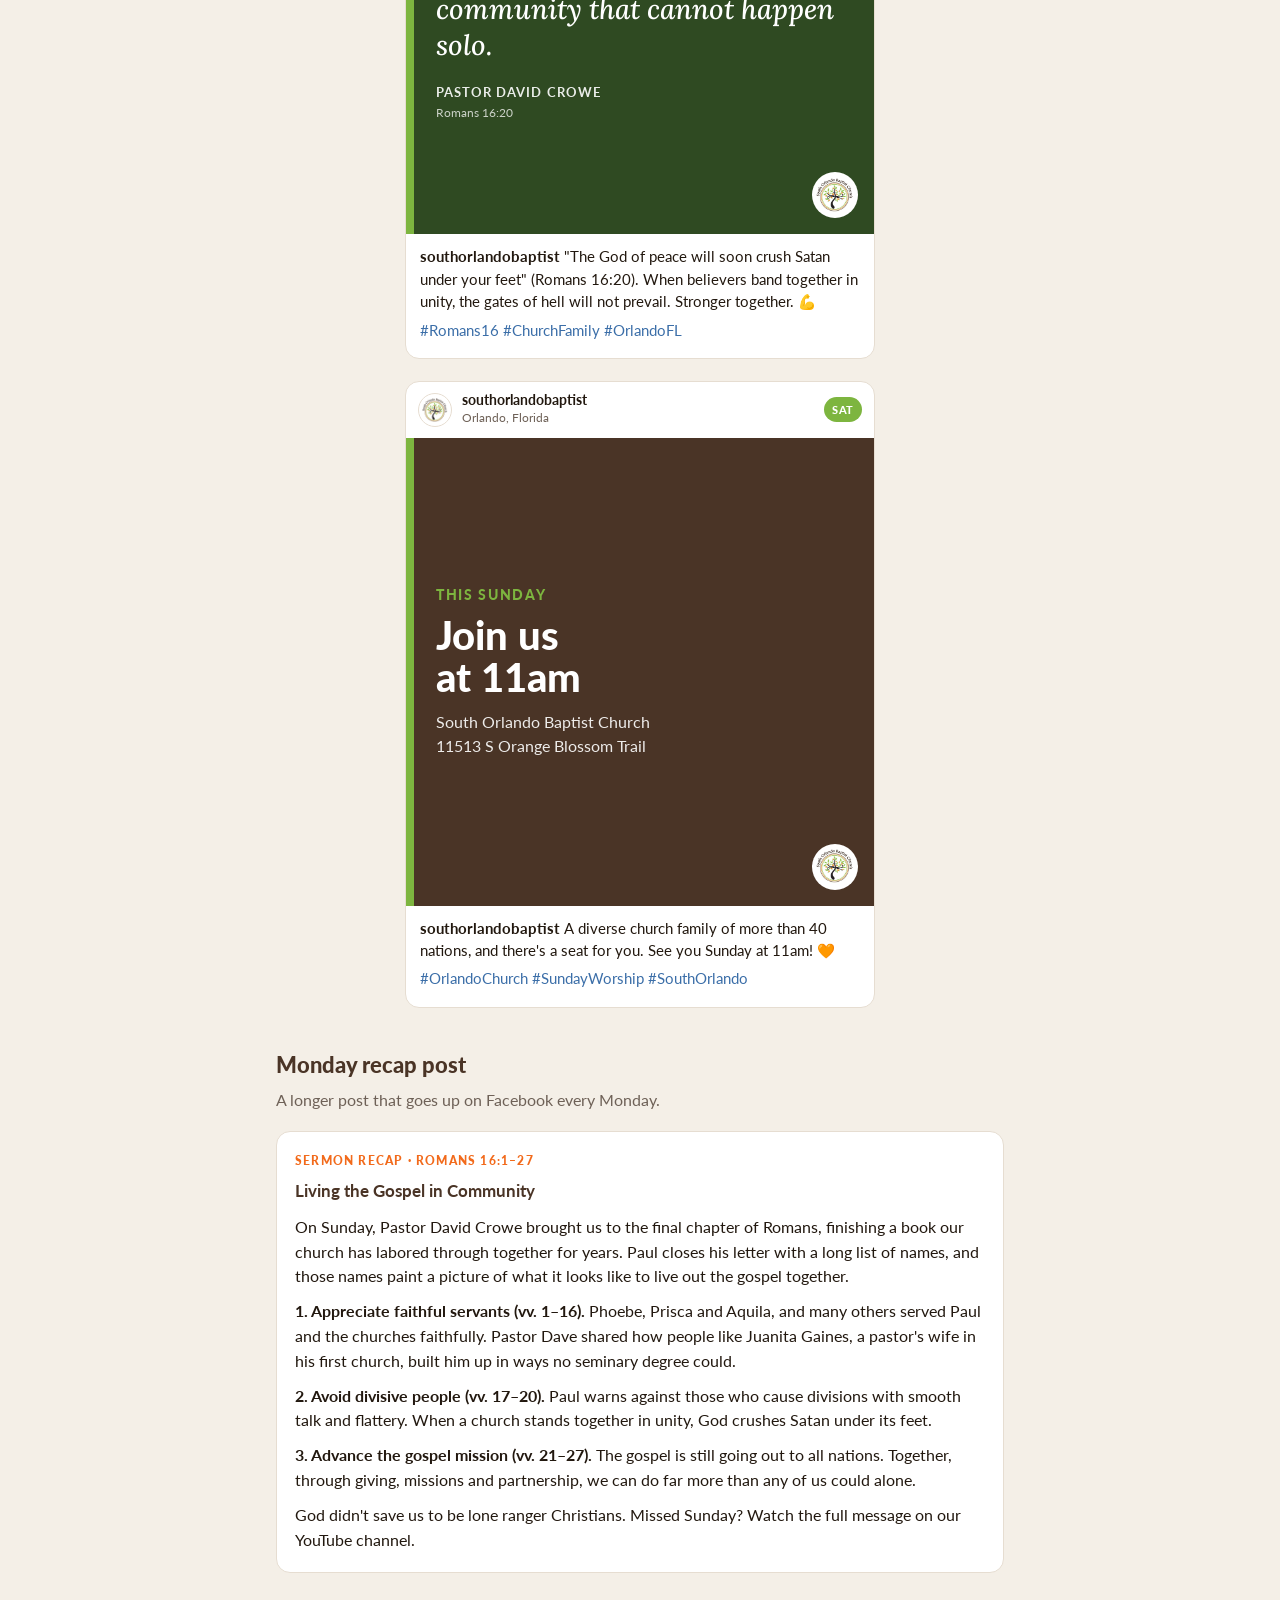
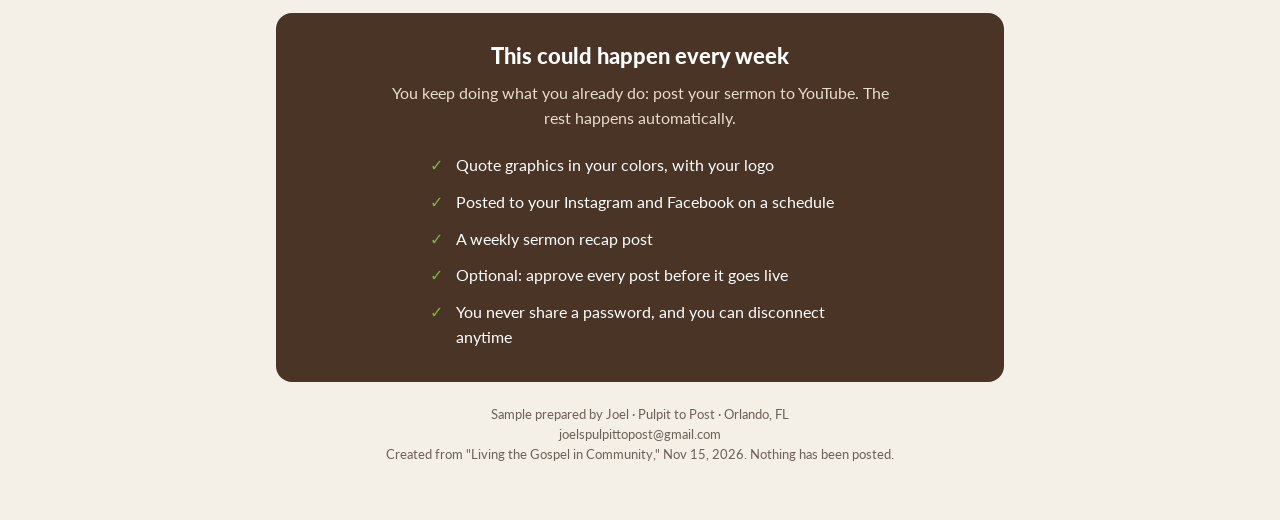
<file: south-orlando-baptist.html>
<!doctype html>
<html lang="en">
<head>
<meta charset="utf-8">
<meta name="viewport" content="width=device-width, initial-scale=1">
<title>Your Sermon, This Week</title>
<link href="https://fonts.googleapis.com/css2?family=Lato:wght@300;400;700;900&family=Lora:ital,wght@0,500;1,500&display=swap" rel="stylesheet">
<style>
:root{
  --orange:#F26A1B; --green:#7DB53F; --brown:#4A3426; --cream:#FBF6EF;
  --bg:#F4EFE7; --card:#FFFFFF; --ink:#22180F; --muted:#6E6157; --line:#E6DDD1;
}
*{box-sizing:border-box;margin:0;padding:0}
body{background:var(--bg);color:var(--ink);font-family:Lato,system-ui,sans-serif;line-height:1.55}
.wrap{max-width:760px;margin:0 auto;padding:0 16px 56px}

/* Hero */
.hero{background:var(--brown);color:#fff;padding:36px 16px 40px;text-align:center}
.hero .tag{display:inline-block;background:var(--orange);color:#fff;font-weight:900;font-size:12px;letter-spacing:.12em;text-transform:uppercase;padding:6px 12px;border-radius:999px}
.hero h1{font-size:30px;font-weight:900;line-height:1.15;margin:16px auto 10px;max-width:560px}
.hero p{color:#E8DCCF;max-width:520px;margin:0 auto;font-size:16px}
.hero .logo{width:96px;height:96px;border-radius:50%;background-color:#fff;padding:6px;margin:0 auto 16px;display:block;object-fit:contain}
.sermon{margin:22px auto 0;max-width:520px;background:rgba(255,255,255,.08);border:1px solid rgba(255,255,255,.18);border-radius:14px;padding:14px 16px;text-align:left}
.sermon b{display:block;font-size:17px}
.sermon span{color:#E8DCCF;font-size:14px}

h2{font-size:22px;font-weight:900;margin:40px 0 6px;color:var(--brown)}
.sub{color:var(--muted);margin-bottom:18px}

/* Schedule */
.sched{display:grid;grid-template-columns:repeat(auto-fit,minmax(110px,1fr));gap:8px}
.day{background:var(--card);border:1px solid var(--line);border-radius:12px;padding:10px 12px}
.day b{display:block;color:var(--orange);font-size:13px;text-transform:uppercase;letter-spacing:.06em}
.day span{font-size:14px}

/* Post mock */
.posts{display:grid;gap:22px}
.post{background:var(--card);border:1px solid var(--line);border-radius:14px;overflow:hidden;max-width:470px;margin:0 auto;width:100%}
.phead{display:flex;align-items:center;gap:10px;padding:10px 12px}
.avatar{width:34px;height:34px;border-radius:50%;background:#fff;border:1px solid var(--line);object-fit:contain;padding:2px}
.phead .n{font-weight:700;font-size:14px;line-height:1.2}
.phead .w{font-size:12px;color:var(--muted)}
.when{margin-left:auto;font-size:11px;font-weight:900;color:#fff;background:var(--green);padding:4px 8px;border-radius:999px;text-transform:uppercase;letter-spacing:.06em}

.graphic{aspect-ratio:1/1;position:relative;display:flex;flex-direction:column;justify-content:center;padding:34px 30px;overflow:hidden}
.g1{background:var(--brown);color:#fff}
.g2{background:var(--cream);color:var(--brown)}
.g3{background:var(--orange);color:#fff}
.g4{background:#2F4A22;color:#fff}
.graphic .mark{font-family:Lora,serif;font-size:90px;line-height:.6;opacity:.35;height:40px}
.graphic q{quotes:none;font-family:Lora,serif;font-style:italic;font-size:clamp(20px,5.4vw,28px);line-height:1.3;font-weight:500}
.graphic .by{margin-top:18px;font-size:13px;font-weight:700;letter-spacing:.08em;text-transform:uppercase;opacity:.9}
.graphic .ref{font-size:12px;opacity:.75;margin-top:2px}
.graphic .gl{position:absolute;right:16px;bottom:16px;width:46px;height:46px;border-radius:50%;background-color:#fff;padding:3px;object-fit:contain}
.graphic .bar{position:absolute;left:0;top:0;bottom:0;width:8px;background:var(--green)}
.g3 .bar{background:var(--brown)}
.g2 .bar{background:var(--orange)}

.caption{padding:12px 14px 16px;font-size:14.5px}
.caption b{font-weight:700}
.caption .tags{color:#3B6EA8;margin-top:6px}

.points{display:grid;gap:10px;padding:26px 24px}
.points .pt{display:flex;gap:12px;align-items:flex-start}
.points .num{flex:none;width:30px;height:30px;border-radius:50%;background:var(--orange);color:#fff;font-weight:900;display:flex;align-items:center;justify-content:center}
.points .pt b{display:block;font-size:17px}
.points .pt span{font-size:13px;opacity:.8}
.g2 .ptitle{font-weight:900;font-size:22px;margin-bottom:6px}

/* Text blocks */
.box{background:var(--card);border:1px solid var(--line);border-radius:14px;padding:20px 18px}
.box h3{font-size:17px;margin-bottom:10px;color:var(--brown)}
.box p+p{margin-top:10px}
.box ol{padding-left:20px}
.box li+li{margin-top:8px}
.label{font-size:12px;font-weight:900;letter-spacing:.1em;text-transform:uppercase;color:var(--orange);margin-bottom:8px}

.cta{background:var(--brown);color:#fff;border-radius:16px;padding:26px 20px;margin-top:40px;text-align:center}
.cta h2{color:#fff;margin:0 0 8px}
.cta p{color:#E8DCCF;max-width:500px;margin:0 auto}
.cta ul{list-style:none;margin:16px auto 0;max-width:420px;text-align:left}
.cta li{padding:6px 0 6px 26px;position:relative}
.cta li:before{content:"✓";position:absolute;left:0;color:var(--green);font-weight:900}
.foot{text-align:center;color:var(--muted);font-size:13px;margin-top:22px}
.lb{background:#fff url([data-uri]) center/82% no-repeat}
</style>
</head>
<body>

<header class="hero">
  <div class="logo lb" role="img" aria-label="South Orlando Baptist Church logo"></div>
  <span class="tag">Free sample · Prepared for South Orlando Baptist Church</span>
  <h1>Last Sunday's sermon, turned into a week of posts</h1>
  <p>Everything below was created from one thing: the sermon video already on your YouTube channel. Nothing has been posted anywhere.</p>
  <div class="sermon">
    <b>Living the Gospel in Community</b>
    <span>Romans 16:1–27 · Pastor David Crowe · Sunday, Nov 15, 2026</span>
  </div>
</header>

<main class="wrap">

  <h2>Your week, on autopilot</h2>
  <p class="sub">Once connected, these would go out on your Instagram and Facebook on a schedule like this, with no extra work for your staff.</p>
  <div class="sched">
    <div class="day"><b>Mon</b><span>Sermon recap</span></div>
    <div class="day"><b>Tue</b><span>Quote graphic</span></div>
    <div class="day"><b>Wed</b><span>3-point outline</span></div>
    <div class="day"><b>Thu</b><span>Quote graphic</span></div>
    <div class="day"><b>Fri</b><span>Quote graphic</span></div>
    <div class="day"><b>Sat</b><span>Sunday invite</span></div>
  </div>

  <h2>The posts</h2>
  <p class="sub">Every quote is Pastor Crowe's own words from the sermon.</p>

  <div class="posts">

    <!-- Tue -->
    <article class="post">
      <div class="phead"><div class="avatar lb" role="img" aria-label="South Orlando Baptist Church logo"></div><div><div class="n">southorlandobaptist</div><div class="w">Orlando, Florida</div></div><span class="when">Tue</span></div>
      <div class="graphic g1">
        <div class="bar"></div>
        <div class="mark">“</div>
        <q>God didn't save us to be lone ranger Christians.</q>
        <div class="by">Pastor David Crowe</div>
        <div class="ref">Romans 16 · Living the Gospel in Community</div>
        <div class="gl lb" role="img" aria-label="South Orlando Baptist Church logo"></div>
      </div>
      <div class="caption"><b>southorlandobaptist</b> The Christian life was never meant to be lived alone. God saves us into a family, a local church where we're knit together, built up, and sent out together. Who are you walking with this week? 🧡<div class="tags">#Romans16 #LocalChurch #OrlandoChurch #SouthOrlandoBaptist</div></div>
    </article>

    <!-- Wed -->
    <article class="post">
      <div class="phead"><div class="avatar lb" role="img" aria-label="South Orlando Baptist Church logo"></div><div><div class="n">southorlandobaptist</div><div class="w">Orlando, Florida</div></div><span class="when">Wed</span></div>
      <div class="graphic g2" style="padding:0">
        <div class="bar"></div>
        <div class="points">
          <div class="ptitle">Living the Gospel in Community</div>
          <div class="pt"><div class="num">1</div><div><b>Appreciate faithful servants</b><span>Romans 16:1–16</span></div></div>
          <div class="pt"><div class="num">2</div><div><b>Avoid divisive people</b><span>Romans 16:17–20</span></div></div>
          <div class="pt"><div class="num">3</div><div><b>Advance the gospel mission</b><span>Romans 16:21–27</span></div></div>
        </div>
        <div class="gl lb" role="img" aria-label="South Orlando Baptist Church logo"></div>
      </div>
      <div class="caption"><b>southorlandobaptist</b> We finished the book of Romans on Sunday! 🎉 Paul's final chapter isn't just a list of names. It's a picture of a church living out the gospel together. Catch the full message on our YouTube channel.<div class="tags">#Romans #ExpositoryPreaching #OrlandoChurch</div></div>
    </article>

    <!-- Thu -->
    <article class="post">
      <div class="phead"><div class="avatar lb" role="img" aria-label="South Orlando Baptist Church logo"></div><div><div class="n">southorlandobaptist</div><div class="w">Orlando, Florida</div></div><span class="when">Thu</span></div>
      <div class="graphic g3">
        <div class="bar"></div>
        <div class="mark">“</div>
        <q>When was the last time you paused and you thanked God for the people that have poured into your life spiritually?</q>
        <div class="by">Pastor David Crowe</div>
        <div class="ref">Romans 16:1–16</div>
        <div class="gl lb" role="img" aria-label="South Orlando Baptist Church logo"></div>
      </div>
      <div class="caption"><b>southorlandobaptist</b> Paul ended Romans by thanking the people who served alongside him, like Phoebe, Prisca and Aquila. Here's a challenge for this week: reach out to someone who helped build your faith, and tell them thank you. 🙏<div class="tags">#Gratitude #Discipleship #Romans16</div></div>
    </article>

    <!-- Fri -->
    <article class="post">
      <div class="phead"><div class="avatar lb" role="img" aria-label="South Orlando Baptist Church logo"></div><div><div class="n">southorlandobaptist</div><div class="w">Orlando, Florida</div></div><span class="when">Fri</span></div>
      <div class="graphic g4">
        <div class="bar"></div>
        <div class="mark">“</div>
        <q>There's a trampling of Satan that goes on in gospel community that cannot happen solo.</q>
        <div class="by">Pastor David Crowe</div>
        <div class="ref">Romans 16:20</div>
        <div class="gl lb" role="img" aria-label="South Orlando Baptist Church logo"></div>
      </div>
      <div class="caption"><b>southorlandobaptist</b> "The God of peace will soon crush Satan under your feet" (Romans 16:20). When believers band together in unity, the gates of hell will not prevail. Stronger together. 💪<div class="tags">#Romans16 #ChurchFamily #OrlandoFL</div></div>
    </article>

    <!-- Sat -->
    <article class="post">
      <div class="phead"><div class="avatar lb" role="img" aria-label="South Orlando Baptist Church logo"></div><div><div class="n">southorlandobaptist</div><div class="w">Orlando, Florida</div></div><span class="when">Sat</span></div>
      <div class="graphic g1">
        <div class="bar"></div>
        <div style="font-size:14px;font-weight:900;letter-spacing:.12em;text-transform:uppercase;color:var(--green)">This Sunday</div>
        <div style="font-size:40px;font-weight:900;line-height:1.05;margin:8px 0 12px">Join us<br>at 11am</div>
        <div style="font-size:16px;opacity:.9">South Orlando Baptist Church<br>11513 S Orange Blossom Trail</div>
        <div class="gl lb" role="img" aria-label="South Orlando Baptist Church logo"></div>
      </div>
      <div class="caption"><b>southorlandobaptist</b> A diverse church family of more than 40 nations, and there's a seat for you. See you Sunday at 11am! 🧡<div class="tags">#OrlandoChurch #SundayWorship #SouthOrlando</div></div>
    </article>
  </div>

  <h2>Monday recap post</h2>
  <p class="sub">A longer post that goes up on Facebook every Monday.</p>
  <div class="box">
    <div class="label">Sermon recap · Romans 16:1–27</div>
    <h3>Living the Gospel in Community</h3>
    <p>On Sunday, Pastor David Crowe brought us to the final chapter of Romans, finishing a book our church has labored through together for years. Paul closes his letter with a long list of names, and those names paint a picture of what it looks like to live out the gospel together.</p>
    <p><b>1. Appreciate faithful servants (vv. 1–16).</b> Phoebe, Prisca and Aquila, and many others served Paul and the churches faithfully. Pastor Dave shared how people like Juanita Gaines, a pastor's wife in his first church, built him up in ways no seminary degree could.</p>
    <p><b>2. Avoid divisive people (vv. 17–20).</b> Paul warns against those who cause divisions with smooth talk and flattery. When a church stands together in unity, God crushes Satan under its feet.</p>
    <p><b>3. Advance the gospel mission (vv. 21–27).</b> The gospel is still going out to all nations. Together, through giving, missions and partnership, we can do far more than any of us could alone.</p>
    <p>God didn't save us to be lone ranger Christians. Missed Sunday? Watch the full message on our YouTube channel.</p>
  </div>

  <section class="cta">
    <h2>This could happen every week</h2>
    <p>You keep doing what you already do: post your sermon to YouTube. The rest happens automatically.</p>
    <ul>
      <li>Quote graphics in your colors, with your logo</li>
      <li>Posted to your Instagram and Facebook on a schedule</li>
      <li>A weekly sermon recap post</li>
      <li>Optional: approve every post before it goes live</li>
      <li>You never share a password, and you can disconnect anytime</li>
    </ul>
  </section>

  <p class="foot">Sample prepared by Joel · Pulpit to Post · Orlando, FL<br>joelspulpittopost@gmail.com<br>Created from "Living the Gospel in Community," Nov 15, 2026. Nothing has been posted.</p>
</main>
</body>
</html>
</file>
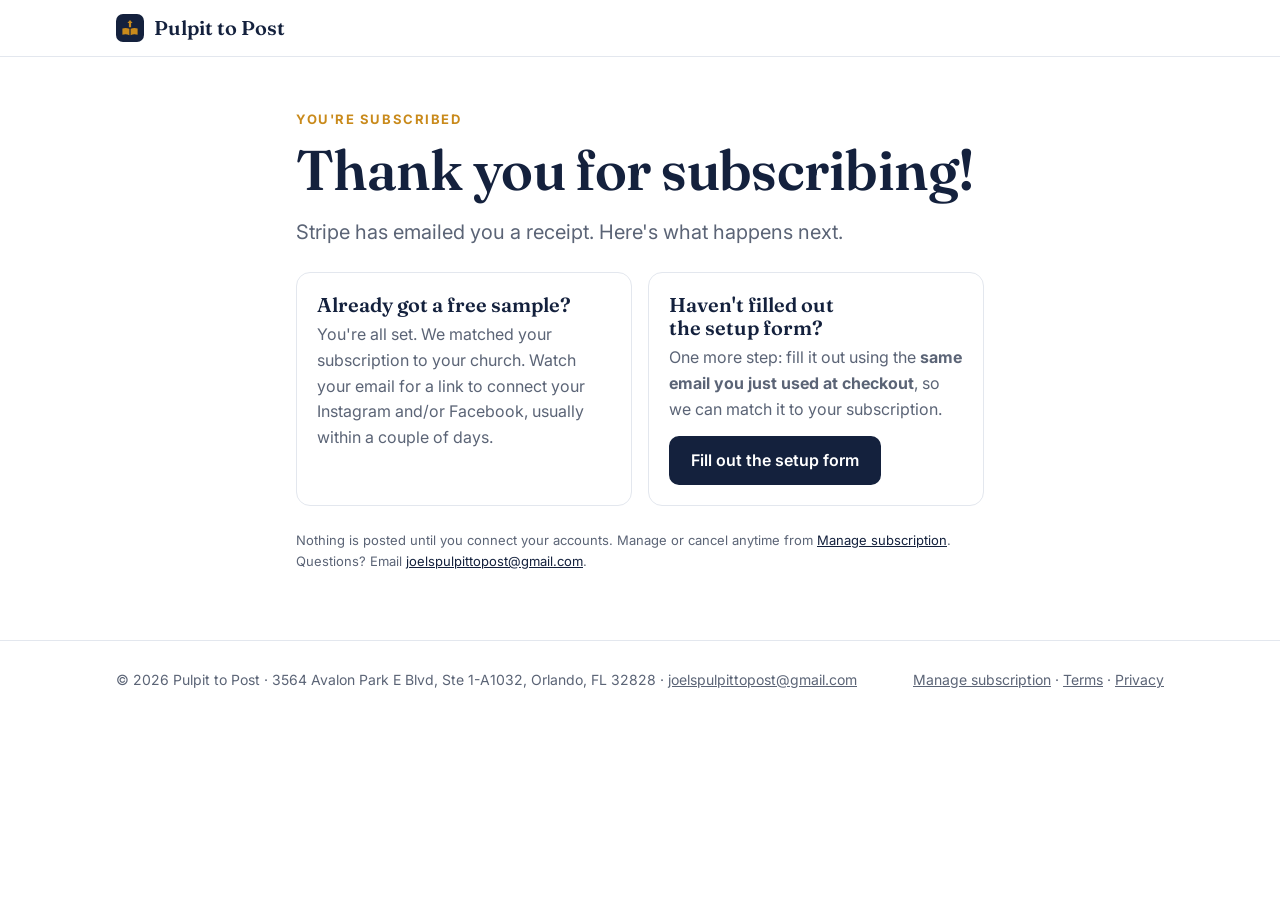
<file: subscribed.html>
<!doctype html>
<html lang="en">
<head>
<meta charset="utf-8">
<meta name="viewport" content="width=device-width, initial-scale=1, viewport-fit=cover">
<title>Subscribed · Pulpit to Post</title>
<link rel="preconnect" href="https://fonts.googleapis.com">
<link href="https://fonts.googleapis.com/css2?family=Fraunces:opsz,wght@9..144,600&family=Inter:wght@400;600;700&display=swap" rel="stylesheet">
<link rel="icon" href="assets/favicon.svg" type="image/svg+xml">
<link rel="stylesheet" href="assets/site.css">
<script src="assets/config.js"></script>
</head>
<body>
<header class="top"><div class="wrap">
  <a class="brand" href="./"><i><svg viewBox="0 0 100 100" width="20" height="20" aria-hidden="true"><path fill="#C98A1B" d="M50 10L63 25H55.5V46H44.5V25H37Z"/><path fill="#C98A1B" d="M12 52Q30 46 47 54V86Q30 78 12 84Z"/><path fill="#C98A1B" d="M88 52Q70 46 53 54V86Q70 78 88 84Z"/></svg></i>Pulpit to Post</a>
</div></header>
<main><section><div class="wrap narrow">
  <div class="eyebrow">You're subscribed</div>
  <h1>Thank you for subscribing!</h1>
  <p class="lede" style="margin-top:14px">Stripe has emailed you a receipt. Here's what happens next.</p>

  <div class="grid g2" style="margin-top:24px">
    <div class="card">
      <h3>Already got a free sample?</h3>
      <p>You're all set. We matched your subscription to your church. Watch your email for a link to connect your Instagram and/or Facebook, usually within a couple of days.</p>
    </div>
    <div class="card">
      <h3>Haven't filled out the setup form?</h3>
      <p>One more step: fill it out using the <b>same email you just used at checkout</b>, so we can match it to your subscription.</p>
      <div class="ctas" style="margin-top:14px"><a class="btn primary" href="setup.html">Fill out the setup form</a></div>
    </div>
  </div>

  <p class="note" style="margin-top:24px">Nothing is posted until you connect your accounts. Manage or cancel anytime from <a data-stripe="portal" href="#">Manage subscription</a>. Questions? Email <a href="mailto:joelspulpittopost@gmail.com">joelspulpittopost@gmail.com</a>.</p>
</div></section></main>
<footer><div class="wrap">
  <span>© 2026 Pulpit to Post · 3564 Avalon Park E Blvd, Ste 1-A1032, Orlando, FL 32828 · <a href="mailto:joelspulpittopost@gmail.com">joelspulpittopost@gmail.com</a></span>
  <span><a data-stripe="portal" href="#">Manage subscription</a> · <a href="terms.html">Terms</a> · <a href="privacy.html">Privacy</a></span>
</div></footer>
</body>
</html>
</file>
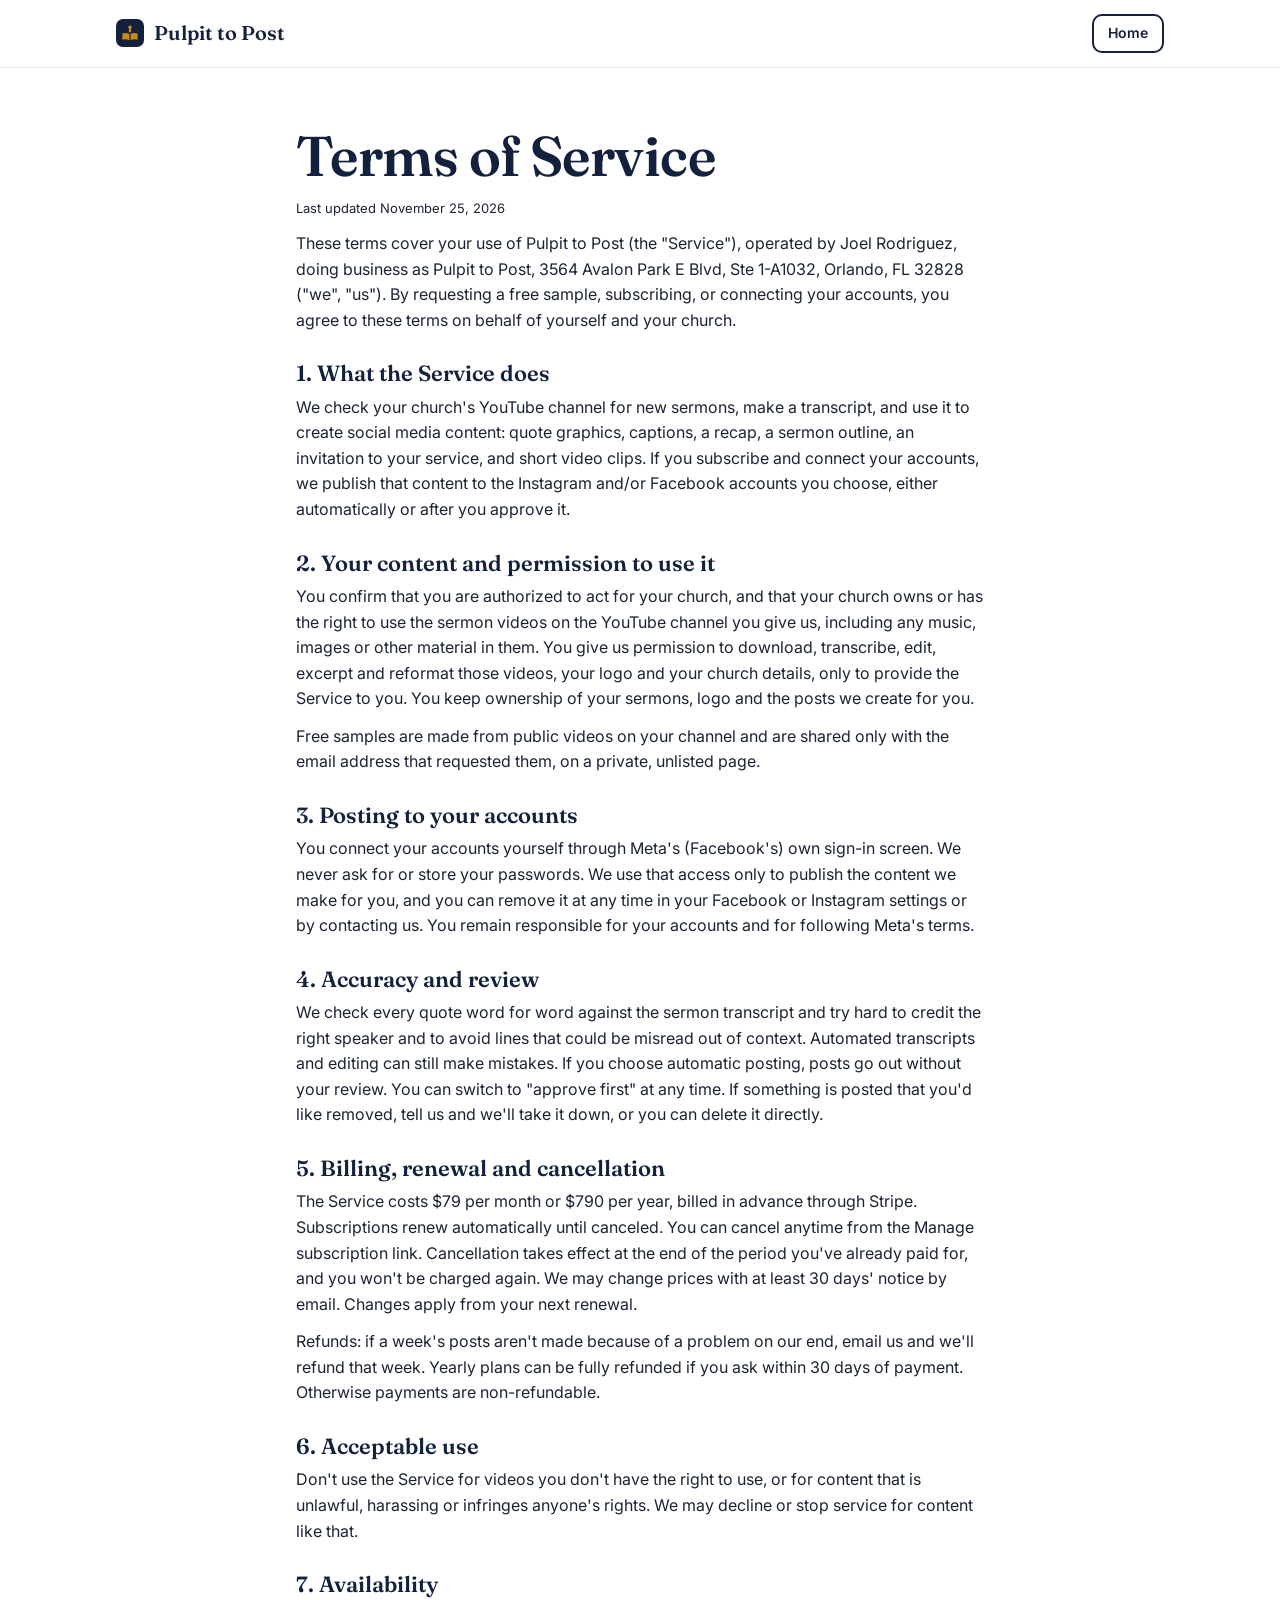
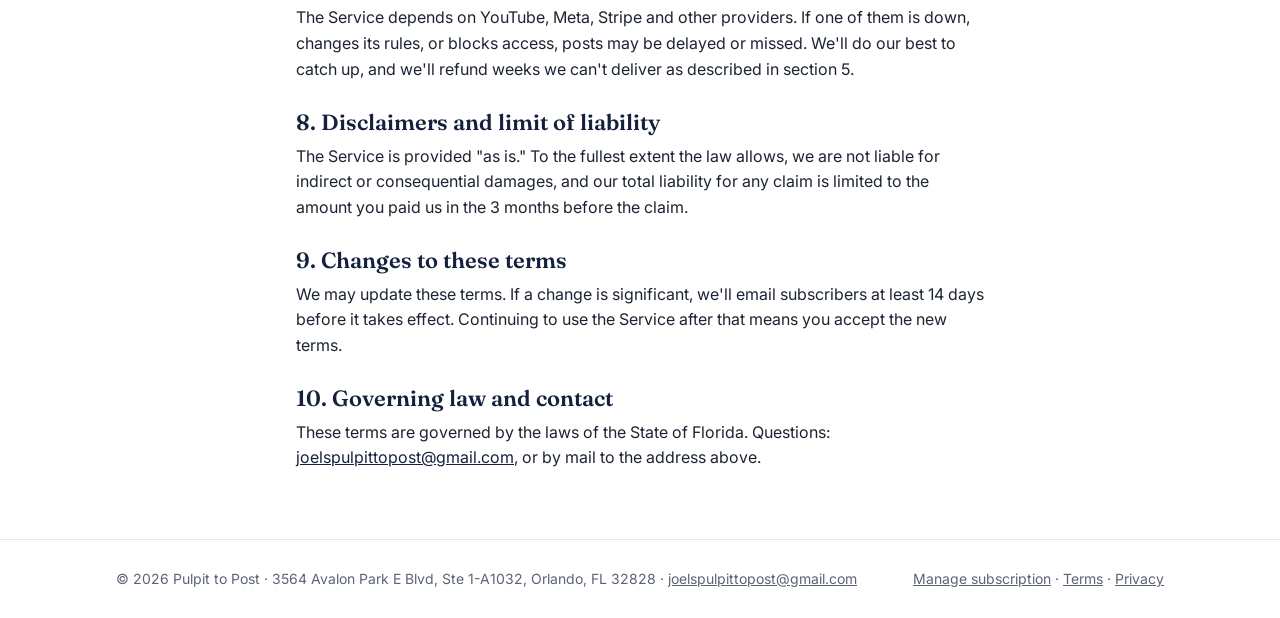
<file: terms.html>
<!doctype html>
<html lang="en">
<head>
<meta charset="utf-8">
<meta name="viewport" content="width=device-width, initial-scale=1, viewport-fit=cover">
<title>Terms of Service · Pulpit to Post</title>
<meta name="description" content="Terms for using Pulpit to Post.">
<link rel="preconnect" href="https://fonts.googleapis.com">
<link href="https://fonts.googleapis.com/css2?family=Fraunces:opsz,wght@9..144,600&family=Inter:wght@400;600;700&display=swap" rel="stylesheet">
<link rel="icon" href="assets/favicon.svg" type="image/svg+xml">
<link rel="stylesheet" href="assets/site.css">
<script src="assets/config.js"></script>
</head>
<body>
<header class="top"><div class="wrap">
  <a class="brand" href="./"><i><svg viewBox="0 0 100 100" width="20" height="20" aria-hidden="true"><path fill="#C98A1B" d="M50 10L63 25H55.5V46H44.5V25H37Z"/><path fill="#C98A1B" d="M12 52Q30 46 47 54V86Q30 78 12 84Z"/><path fill="#C98A1B" d="M88 52Q70 46 53 54V86Q70 78 88 84Z"/></svg></i>Pulpit to Post</a>
  <a class="btn ghost small" href="./">Home</a>
</div></header>
<main><section><div class="wrap narrow legal">
<h1>Terms of Service</h1>
<p class="note">Last updated November 25, 2026</p>
<p>These terms cover your use of Pulpit to Post (the "Service"), operated by Joel Rodriguez, doing business as Pulpit to Post, 3564 Avalon Park E Blvd, Ste 1-A1032, Orlando, FL 32828 ("we", "us"). By requesting a free sample, subscribing, or connecting your accounts, you agree to these terms on behalf of yourself and your church.</p>

<h2>1. What the Service does</h2>
<p>We check your church's YouTube channel for new sermons, make a transcript, and use it to create social media content: quote graphics, captions, a recap, a sermon outline, an invitation to your service, and short video clips. If you subscribe and connect your accounts, we publish that content to the Instagram and/or Facebook accounts you choose, either automatically or after you approve it.</p>

<h2>2. Your content and permission to use it</h2>
<p>You confirm that you are authorized to act for your church, and that your church owns or has the right to use the sermon videos on the YouTube channel you give us, including any music, images or other material in them. You give us permission to download, transcribe, edit, excerpt and reformat those videos, your logo and your church details, only to provide the Service to you. You keep ownership of your sermons, logo and the posts we create for you.</p>
<p>Free samples are made from public videos on your channel and are shared only with the email address that requested them, on a private, unlisted page.</p>

<h2>3. Posting to your accounts</h2>
<p>You connect your accounts yourself through Meta's (Facebook's) own sign-in screen. We never ask for or store your passwords. We use that access only to publish the content we make for you, and you can remove it at any time in your Facebook or Instagram settings or by contacting us. You remain responsible for your accounts and for following Meta's terms.</p>

<h2>4. Accuracy and review</h2>
<p>We check every quote word for word against the sermon transcript and try hard to credit the right speaker and to avoid lines that could be misread out of context. Automated transcripts and editing can still make mistakes. If you choose automatic posting, posts go out without your review. You can switch to "approve first" at any time. If something is posted that you'd like removed, tell us and we'll take it down, or you can delete it directly.</p>

<h2>5. Billing, renewal and cancellation</h2>
<p>The Service costs $79 per month or $790 per year, billed in advance through Stripe. Subscriptions renew automatically until canceled. You can cancel anytime from the Manage subscription link. Cancellation takes effect at the end of the period you've already paid for, and you won't be charged again. We may change prices with at least 30 days' notice by email. Changes apply from your next renewal.</p>
<p>Refunds: if a week's posts aren't made because of a problem on our end, email us and we'll refund that week. Yearly plans can be fully refunded if you ask within 30 days of payment. Otherwise payments are non-refundable.</p>

<h2>6. Acceptable use</h2>
<p>Don't use the Service for videos you don't have the right to use, or for content that is unlawful, harassing or infringes anyone's rights. We may decline or stop service for content like that.</p>

<h2>7. Availability</h2>
<p>The Service depends on YouTube, Meta, Stripe and other providers. If one of them is down, changes its rules, or blocks access, posts may be delayed or missed. We'll do our best to catch up, and we'll refund weeks we can't deliver as described in section 5.</p>

<h2>8. Disclaimers and limit of liability</h2>
<p>The Service is provided "as is." To the fullest extent the law allows, we are not liable for indirect or consequential damages, and our total liability for any claim is limited to the amount you paid us in the 3 months before the claim.</p>

<h2>9. Changes to these terms</h2>
<p>We may update these terms. If a change is significant, we'll email subscribers at least 14 days before it takes effect. Continuing to use the Service after that means you accept the new terms.</p>

<h2>10. Governing law and contact</h2>
<p>These terms are governed by the laws of the State of Florida. Questions: <a href="mailto:joelspulpittopost@gmail.com">joelspulpittopost@gmail.com</a>, or by mail to the address above.</p>
</div></section></main>
<footer><div class="wrap">
  <span>© 2026 Pulpit to Post · 3564 Avalon Park E Blvd, Ste 1-A1032, Orlando, FL 32828 · <a href="mailto:joelspulpittopost@gmail.com">joelspulpittopost@gmail.com</a></span>
  <span><a data-stripe="portal" href="#">Manage subscription</a> · <a href="terms.html">Terms</a> · <a href="privacy.html">Privacy</a></span>
</div></footer>
</body>
</html>
</file>
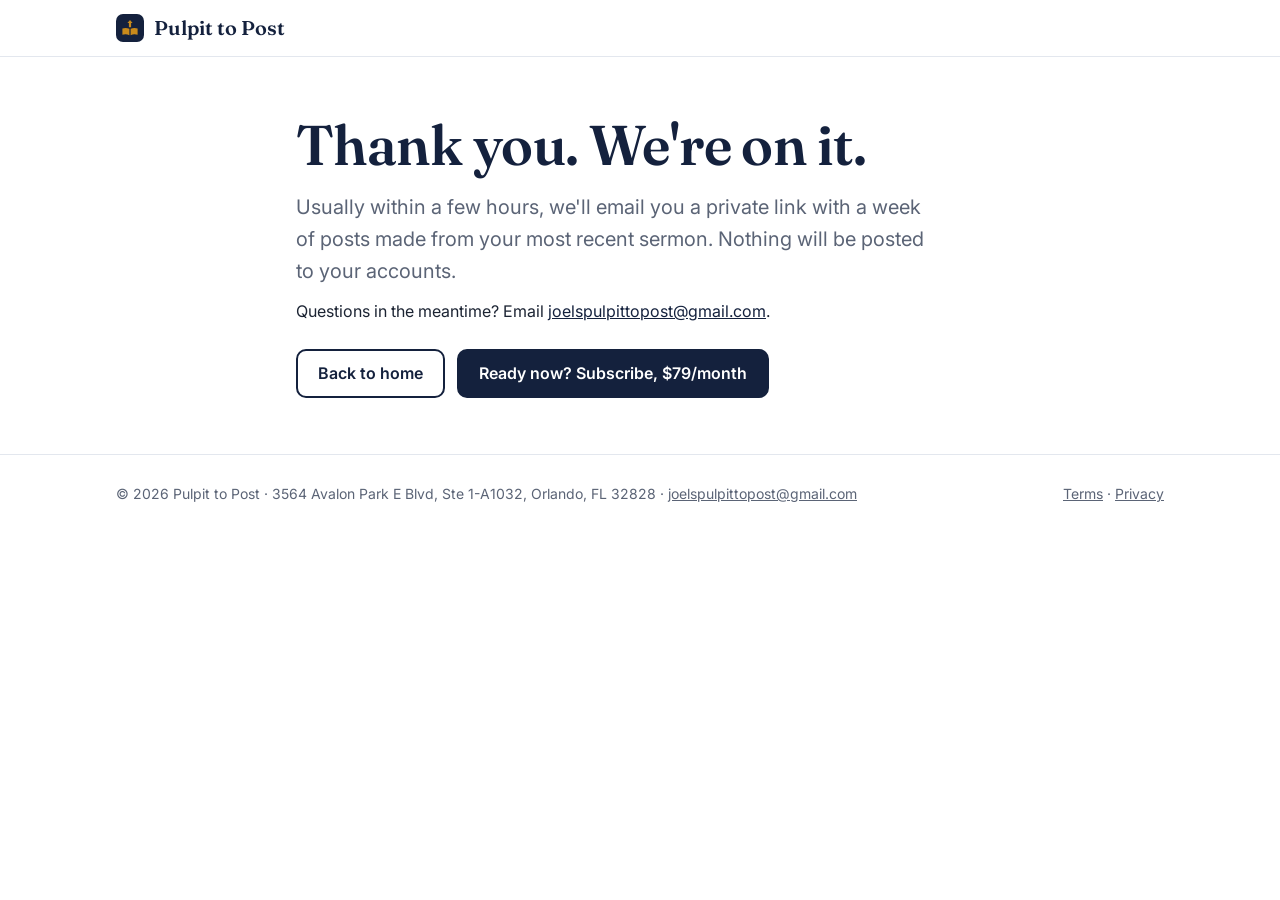
<file: thanks.html>
<!doctype html>
<html lang="en">
<head>
<meta charset="utf-8">
<meta name="viewport" content="width=device-width, initial-scale=1, viewport-fit=cover">
<title>Thank You · Pulpit to Post</title>
<link rel="preconnect" href="https://fonts.googleapis.com">
<link href="https://fonts.googleapis.com/css2?family=Fraunces:opsz,wght@9..144,600&family=Inter:wght@400;600;700&display=swap" rel="stylesheet">
<link rel="icon" href="assets/favicon.svg" type="image/svg+xml">
<link rel="stylesheet" href="assets/site.css">
<script src="assets/config.js"></script>
</head>
<body>
<header class="top"><div class="wrap">
  <a class="brand" href="./"><i><svg viewBox="0 0 100 100" width="20" height="20" aria-hidden="true"><path fill="#C98A1B" d="M50 10L63 25H55.5V46H44.5V25H37Z"/><path fill="#C98A1B" d="M12 52Q30 46 47 54V86Q30 78 12 84Z"/><path fill="#C98A1B" d="M88 52Q70 46 53 54V86Q70 78 88 84Z"/></svg></i>Pulpit to Post</a>
</div></header>
<main><section><div class="wrap narrow">
  <h1>Thank you. We're on it.</h1>
  <p class="lede" style="margin-top:14px">Usually within a few hours, we'll email you a private link with a week of posts made from your most recent sermon. Nothing will be posted to your accounts.</p>
  <p>Questions in the meantime? Email <a href="mailto:joelspulpittopost@gmail.com">joelspulpittopost@gmail.com</a>.</p>
  <div class="ctas">
    <a class="btn ghost" href="./">Back to home</a>
    <a class="btn primary" data-stripe="monthly" href="setup.html">Ready now? Subscribe, $79/month</a>
  </div>
</div></section></main>
<footer><div class="wrap">
  <span>© 2026 Pulpit to Post · 3564 Avalon Park E Blvd, Ste 1-A1032, Orlando, FL 32828 · <a href="mailto:joelspulpittopost@gmail.com">joelspulpittopost@gmail.com</a></span>
  <span><a href="terms.html">Terms</a> · <a href="privacy.html">Privacy</a></span>
</div></footer>
</body>
</html>
</file>
<file: assets/site.css>
/* Pulpit to Post: deep ink and warm gold, serif display for warmth, clean sans for reading */
:root{
  --ink:#14213D; --ink-2:#2A3553; --paper:#FFFFFF; --wash:#F4F6F9; --line:#E3E7EE;
  --text:#1C2433; --muted:#5B6476; --gold:#C98A1B; --gold-soft:#FBF1DE; --ok:#2E7D5B;
  --display:"Fraunces", Georgia, "Times New Roman", serif;
  --body:"Inter", system-ui, -apple-system, "Segoe UI", Roboto, sans-serif;
  color-scheme:light;
}
*{box-sizing:border-box}
html{-webkit-text-size-adjust:100%}
body{margin:0;background:var(--paper);color:var(--text);font:16px/1.6 var(--body)}
img{max-width:100%;display:block}
a{color:var(--ink)}
.wrap{max-width:1080px;margin:0 auto;padding-left:max(16px,env(safe-area-inset-left,0px));padding-right:max(16px,env(safe-area-inset-right,0px))}
.narrow{max-width:720px}
h1,h2,h3{font-family:var(--display);color:var(--ink);line-height:1.15;text-wrap:balance;margin:0}
h1{font-size:clamp(34px,6vw,56px);font-weight:600;letter-spacing:-.01em}
h2{font-size:clamp(26px,4vw,36px);font-weight:600;margin-bottom:12px}
h3{font-size:20px;font-weight:600}
p{margin:0 0 12px}
.lede{font-size:clamp(17px,2.2vw,20px);color:var(--muted);max-width:640px}
.eyebrow{font:700 13px/1 var(--body);letter-spacing:.12em;text-transform:uppercase;color:var(--gold);margin-bottom:12px}
section{padding-block:56px}
section.wash{background:var(--wash)}

/* header */
.top{border-bottom:1px solid var(--line);background:var(--paper)}
.top .wrap{display:flex;align-items:center;justify-content:space-between;gap:12px;padding-block:14px}
.brand{font:600 20px/1 var(--display);color:var(--ink);text-decoration:none;display:flex;align-items:center;gap:10px}
.brand i{width:28px;height:28px;border-radius:7px;background:var(--ink);display:inline-grid;place-items:center;color:var(--gold);font:700 15px/1 var(--display);font-style:normal}

/* buttons */
.btn{display:inline-block;padding:13px 20px;border-radius:10px;font:600 16px/1.2 var(--body);text-decoration:none;border:2px solid var(--ink);cursor:pointer}
.btn.primary{background:var(--ink);color:#fff}
.btn.primary:hover{background:var(--ink-2)}
.btn.ghost{background:transparent;color:var(--ink)}
.btn.small{padding:9px 14px;font-size:14px}
.btn:focus-visible,input:focus-visible,select:focus-visible,textarea:focus-visible,summary:focus-visible{outline:3px solid var(--gold);outline-offset:2px}
.ctas{display:flex;flex-wrap:wrap;gap:12px;margin-top:24px}

/* hero */
.hero{padding-block:64px 48px}
.hero-grid{display:grid;grid-template-columns:1.1fr .9fr;gap:40px;align-items:center}
.hero-grid > *{min-width:0}
.stack{position:relative;height:440px}
.stack img{position:absolute;width:56%;border-radius:14px;box-shadow:0 12px 30px rgba(20,33,61,.18)}
.stack img:nth-child(1){left:0;top:40px;transform:rotate(-4deg)}
.stack img:nth-child(2){right:0;top:0;width:44%;transform:rotate(3deg)}
.note{font-size:13px;color:var(--muted);margin-top:10px}

/* steps + cards */
.grid{display:grid;gap:16px}
.g2{grid-template-columns:repeat(2,minmax(0,1fr))}
.g3{grid-template-columns:repeat(3,minmax(0,1fr))}
.g4{grid-template-columns:repeat(4,minmax(0,1fr))}
.card{background:var(--paper);border:1px solid var(--line);border-radius:14px;padding:20px}
.wash .card{border-color:#E1E6EE}
.step .n{font:600 28px/1 var(--display);color:var(--gold);margin-bottom:10px}
.card p{color:var(--muted);margin:6px 0 0}
.week{display:grid;grid-template-columns:repeat(6,minmax(0,1fr));gap:8px;margin-top:20px}
.day{background:var(--paper);border:1px solid var(--line);border-radius:10px;padding:10px 12px;font-size:14px}
.day b{display:block;font-size:12px;letter-spacing:.08em;text-transform:uppercase;color:var(--gold)}
.examples{display:grid;grid-template-columns:repeat(4,minmax(0,1fr));gap:14px;margin-top:24px}
.examples figure{margin:0}
.examples img{border-radius:12px;border:1px solid var(--line)}
.examples figcaption{font-size:14px;color:var(--muted);margin-top:8px}

/* checks */
.checks{list-style:none;padding:0;margin:0;display:grid;gap:10px}
.checks li{padding-left:28px;position:relative}
.checks li::before{content:"";position:absolute;left:0;top:7px;width:14px;height:8px;border-left:3px solid var(--ok);border-bottom:3px solid var(--ok);transform:rotate(-45deg)}

/* pricing */
.price{border:2px solid var(--ink);border-radius:18px;padding:28px;background:var(--paper);max-width:560px}
.amount{font:600 56px/1 var(--display);color:var(--ink)}
.amount small{font:500 18px var(--body);color:var(--muted)}
.price .checks{margin:18px 0}
.yearly{background:var(--gold-soft);border-radius:10px;padding:12px 14px;margin-top:16px;font-size:15px}

/* compare table */
.tablewrap{overflow-x:auto;margin-top:16px}
table{border-collapse:collapse;width:100%;min-width:560px;font-size:15px}
th,td{text-align:left;padding:12px;border-bottom:1px solid var(--line);vertical-align:top}
th{font-size:13px;letter-spacing:.06em;text-transform:uppercase;color:var(--muted)}
td:first-child{font-weight:600;color:var(--ink)}

/* faq */
details{border-bottom:1px solid var(--line);padding:14px 0}
summary{cursor:pointer;font-weight:600;color:var(--ink);list-style:none}
summary::-webkit-details-marker{display:none}
summary::before{content:"+";display:inline-block;width:22px;color:var(--gold);font-weight:700}
details[open] summary::before{content:"–"}
details p{margin:10px 0 0 22px;color:var(--muted)}

/* forms */
form .group{border:1px solid var(--line);border-radius:14px;padding:20px;margin-bottom:18px;background:var(--paper)}
form legend{font:600 20px var(--display);color:var(--ink);padding:0 6px}
fieldset{border:0;margin:0;padding:0}
label{display:block;font-weight:600;margin:14px 0 6px;color:var(--ink)}
label small{font-weight:400;color:var(--muted)}
input[type=text],input[type=email],input[type=tel],input[type=url],select,textarea{width:100%;padding:12px;border:1px solid #CBD2DD;border-radius:10px;font:16px var(--body);color:var(--text);background:#fff}
textarea{min-height:90px;resize:vertical}
.radio{display:flex;gap:10px;align-items:flex-start;font-weight:400;margin:8px 0;color:var(--text)}
.radio input{margin-top:5px}
.hint{font-size:14px;color:var(--muted);margin-top:6px}
.alert{background:var(--gold-soft);border-radius:10px;padding:12px 14px;margin:12px 0}

/* footer */
footer{border-top:1px solid var(--line);padding-block:28px;font-size:14px;color:var(--muted)}
footer a{color:var(--muted)}
footer .wrap{display:flex;flex-wrap:wrap;gap:8px 18px;justify-content:space-between}

@media (max-width:860px){
  .hero-grid,.g2{grid-template-columns:1fr}
  .g3,.g4,.examples{grid-template-columns:repeat(2,minmax(0,1fr))}
  .week{grid-template-columns:repeat(3,minmax(0,1fr))}
  .stack{height:360px}
}
@media (max-width:480px){
  .g3,.g4{grid-template-columns:1fr}
  .stack{height:300px}
}
@media (prefers-reduced-motion:reduce){*{transition:none!important}}

/* legal pages */
.legal h2{font-size:22px;margin:28px 0 8px}
.legal p,.legal li{color:var(--text)}
.legal ul{padding-left:20px;margin:0 0 12px}
.legal li{margin:6px 0}

/* optional section of the sample form */
form details.more{border:1px solid var(--line);border-radius:14px;padding:16px 20px;margin-bottom:18px;background:var(--paper)}
form details.more[open]{padding-bottom:4px}
form details.more summary{font:600 18px var(--display);color:var(--ink)}
form details.more summary small{font:400 14px var(--body, inherit);color:var(--muted)}
form details.more .group{border:0;padding:12px 0 8px;margin:0;border-top:1px solid var(--line);border-radius:0;background:none}
form details.more p{margin-left:0}
</file>
